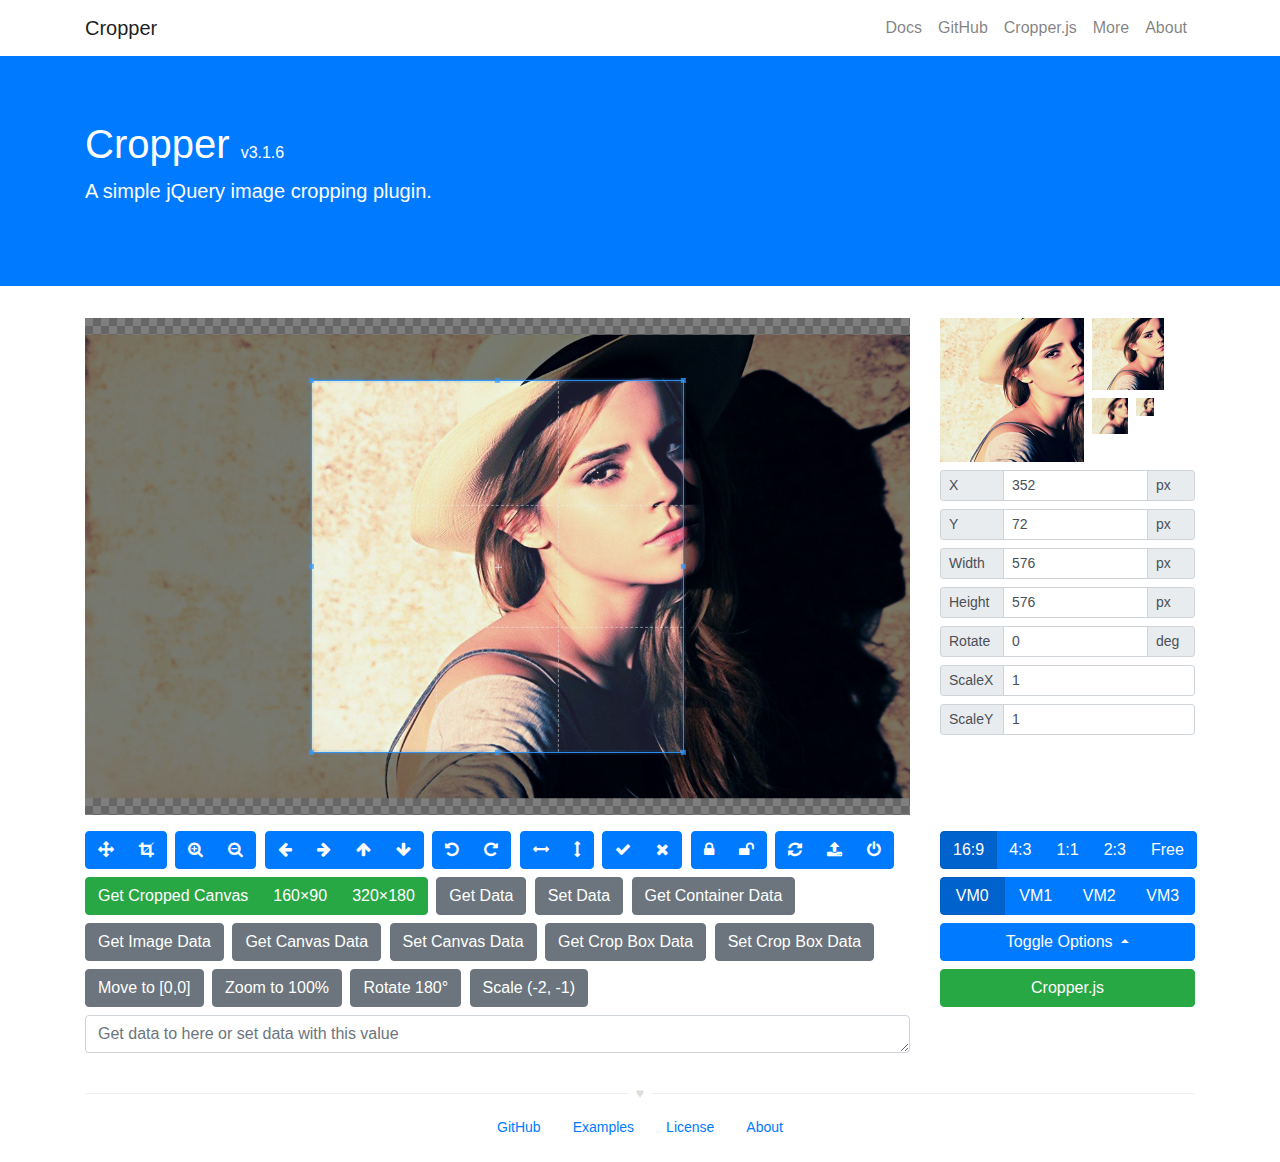
<file: plugin/cropper/index.html>
<!DOCTYPE html>
<html lang="en">
<head>
  <meta charset="utf-8">
  <meta http-equiv="x-ua-compatible" content="ie=edge">
  <meta name="viewport" content="width=device-width, initial-scale=1, shrink-to-fit=no">
  <meta name="description" content="A simple jQuery image cropping plugin.">
  <meta name="author" content="Chen Fengyuan">
  <title>Cropper</title>
  <link rel="stylesheet" href="https://maxcdn.bootstrapcdn.com/font-awesome/4.7.0/css/font-awesome.min.css">
  <link rel="stylesheet" href="https://maxcdn.bootstrapcdn.com/bootstrap/4.0.0/css/bootstrap.min.css">
  <link rel="stylesheet" href="css/cropper.css">
  <link rel="stylesheet" href="css/main.css">
</head>
<body>
  <!--[if lt IE 9]>
  <div class="alert alert-warning alert-dismissible fade show m-0 rounded-0" role="alert">
    You are using an <strong>outdated</strong> browser. Please <a href="http://browsehappy.com/">upgrade your browser</a> to improve your experience.
    <button type="button" class="close" data-dismiss="alert" aria-label="Close">
      <span aria-hidden="true">&times;</span>
    </button>
  </div>
  <![endif]-->

  <!-- Header -->
  <header class="navbar navbar-light navbar-expand-md">
    <div class="container">
      <a class="navbar-brand" href="./">Cropper</a>
      <button class="navbar-toggler" type="button" data-toggle="collapse" data-target="#navbar-collapse" aria-controls="navbar-collapse" aria-expanded="false" aria-label="Toggle navigation">
        <span class="navbar-toggler-icon"></span>
      </button>
      <div class="collapse navbar-collapse justify-content-end" id="navbar-collapse" role="navigation">
        <nav class="nav navbar-nav">
          <a class="nav-link" href="https://github.com/fengyuanchen/cropper/tree/v3.1.6/README.md" data-toggle="tooltip" title="View the documentation">Docs</a>
          <a class="nav-link" href="https://github.com/fengyuanchen/cropper" data-toggle="tooltip" title="View the GitHub project">GitHub</a>
          <a class="nav-link" href="https://fengyuanchen.github.io/cropperjs" data-toggle="tooltip" title="the non-jQuery version of Cropper (recommended)">Cropper.js</a>
          <a class="nav-link" href="https://fengyuanchen.github.io" data-toggle="tooltip" title="More projects">More</a>
          <a class="nav-link" href="http://chenfengyuan.com" data-toggle="tooltip" title="About the author">About</a>
        </nav>
      </div>
    </div>
  </header>

  <!-- Jumbotron -->
  <div class="jumbotron bg-primary text-white rounded-0">
    <div class="container">
        <h1>Cropper <small class="h6">v3.1.6</small></h1>
        <p class="lead">A simple jQuery image cropping plugin.</p>
    </div>
  </div>

  <!-- Content -->
  <div class="container">
    <div class="row">
      <div class="col-md-9">
        <!-- <h3>Demo:</h3> -->
        <div class="img-container">
          <img id="image" src="images/picture.jpg" alt="Picture">
        </div>
      </div>
      <div class="col-md-3">
        <!-- <h3>Preview:</h3> -->
        <div class="docs-preview clearfix">
          <div class="img-preview preview-lg"></div>
          <div class="img-preview preview-md"></div>
          <div class="img-preview preview-sm"></div>
          <div class="img-preview preview-xs"></div>
        </div>

        <!-- <h3>Data:</h3> -->
        <div class="docs-data">
          <div class="input-group input-group-sm">
            <span class="input-group-prepend">
              <label class="input-group-text" for="dataX">X</label>
            </span>
            <input type="text" class="form-control" id="dataX" placeholder="x">
            <span class="input-group-append">
              <span class="input-group-text">px</span>
            </span>
          </div>
          <div class="input-group input-group-sm">
            <span class="input-group-prepend">
              <label class="input-group-text" for="dataY">Y</label>
            </span>
            <input type="text" class="form-control" id="dataY" placeholder="y">
            <span class="input-group-append">
              <span class="input-group-text">px</span>
            </span>
          </div>
          <div class="input-group input-group-sm">
            <span class="input-group-prepend">
              <label class="input-group-text" for="dataWidth">Width</label>
            </span>
            <input type="text" class="form-control" id="dataWidth" placeholder="width">
            <span class="input-group-append">
              <span class="input-group-text">px</span>
            </span>
          </div>
          <div class="input-group input-group-sm">
            <span class="input-group-prepend">
              <label class="input-group-text" for="dataHeight">Height</label>
            </span>
            <input type="text" class="form-control" id="dataHeight" placeholder="height">
            <span class="input-group-append">
              <span class="input-group-text">px</span>
            </span>
          </div>
          <div class="input-group input-group-sm">
            <span class="input-group-prepend">
              <label class="input-group-text" for="dataRotate">Rotate</label>
            </span>
            <input type="text" class="form-control" id="dataRotate" placeholder="rotate">
            <span class="input-group-append">
              <span class="input-group-text">deg</span>
            </span>
          </div>
          <div class="input-group input-group-sm">
            <span class="input-group-prepend">
              <label class="input-group-text" for="dataScaleX">ScaleX</label>
            </span>
            <input type="text" class="form-control" id="dataScaleX" placeholder="scaleX">
          </div>
          <div class="input-group input-group-sm">
            <span class="input-group-prepend">
              <label class="input-group-text" for="dataScaleY">ScaleY</label>
            </span>
            <input type="text" class="form-control" id="dataScaleY" placeholder="scaleY">
          </div>
        </div>
      </div>
    </div>
    <div class="row">
      <div class="col-md-9 docs-buttons">
        <!-- <h3>Toolbar:</h3> -->
        <div class="btn-group">
          <button type="button" class="btn btn-primary" data-method="setDragMode" data-option="move" title="Move">
            <span class="docs-tooltip" data-toggle="tooltip" data-animation="false" title="$().cropper(&quot;setDragMode&quot;, &quot;move&quot;)">
              <span class="fa fa-arrows"></span>
            </span>
          </button>
          <button type="button" class="btn btn-primary" data-method="setDragMode" data-option="crop" title="Crop">
            <span class="docs-tooltip" data-toggle="tooltip" data-animation="false" title="$().cropper(&quot;setDragMode&quot;, &quot;crop&quot;)">
              <span class="fa fa-crop"></span>
            </span>
          </button>
        </div>

        <div class="btn-group">
          <button type="button" class="btn btn-primary" data-method="zoom" data-option="0.1" title="Zoom In">
            <span class="docs-tooltip" data-toggle="tooltip" data-animation="false" title="$().cropper(&quot;zoom&quot;, 0.1)">
              <span class="fa fa-search-plus"></span>
            </span>
          </button>
          <button type="button" class="btn btn-primary" data-method="zoom" data-option="-0.1" title="Zoom Out">
            <span class="docs-tooltip" data-toggle="tooltip" data-animation="false" title="$().cropper(&quot;zoom&quot;, -0.1)">
              <span class="fa fa-search-minus"></span>
            </span>
          </button>
        </div>

        <div class="btn-group">
          <button type="button" class="btn btn-primary" data-method="move" data-option="-10" data-second-option="0" title="Move Left">
            <span class="docs-tooltip" data-toggle="tooltip" data-animation="false" title="$().cropper(&quot;move&quot;, -10, 0)">
              <span class="fa fa-arrow-left"></span>
            </span>
          </button>
          <button type="button" class="btn btn-primary" data-method="move" data-option="10" data-second-option="0" title="Move Right">
            <span class="docs-tooltip" data-toggle="tooltip" data-animation="false" title="$().cropper(&quot;move&quot;, 10, 0)">
              <span class="fa fa-arrow-right"></span>
            </span>
          </button>
          <button type="button" class="btn btn-primary" data-method="move" data-option="0" data-second-option="-10" title="Move Up">
            <span class="docs-tooltip" data-toggle="tooltip" data-animation="false" title="$().cropper(&quot;move&quot;, 0, -10)">
              <span class="fa fa-arrow-up"></span>
            </span>
          </button>
          <button type="button" class="btn btn-primary" data-method="move" data-option="0" data-second-option="10" title="Move Down">
            <span class="docs-tooltip" data-toggle="tooltip" data-animation="false" title="$().cropper(&quot;move&quot;, 0, 10)">
              <span class="fa fa-arrow-down"></span>
            </span>
          </button>
        </div>

        <div class="btn-group">
          <button type="button" class="btn btn-primary" data-method="rotate" data-option="-45" title="Rotate Left">
            <span class="docs-tooltip" data-toggle="tooltip" data-animation="false" title="$().cropper(&quot;rotate&quot;, -45)">
              <span class="fa fa-rotate-left"></span>
            </span>
          </button>
          <button type="button" class="btn btn-primary" data-method="rotate" data-option="45" title="Rotate Right">
            <span class="docs-tooltip" data-toggle="tooltip" data-animation="false" title="$().cropper(&quot;rotate&quot;, 45)">
              <span class="fa fa-rotate-right"></span>
            </span>
          </button>
        </div>

        <div class="btn-group">
          <button type="button" class="btn btn-primary" data-method="scaleX" data-option="-1" title="Flip Horizontal">
            <span class="docs-tooltip" data-toggle="tooltip" data-animation="false" title="$().cropper(&quot;scaleX&quot;, -1)">
              <span class="fa fa-arrows-h"></span>
            </span>
          </button>
          <button type="button" class="btn btn-primary" data-method="scaleY" data-option="-1" title="Flip Vertical">
            <span class="docs-tooltip" data-toggle="tooltip" data-animation="false" title="$().cropper(&quot;scaleY&quot;, -1)">
              <span class="fa fa-arrows-v"></span>
            </span>
          </button>
        </div>

        <div class="btn-group">
          <button type="button" class="btn btn-primary" data-method="crop" title="Crop">
            <span class="docs-tooltip" data-toggle="tooltip" data-animation="false" title="$().cropper(&quot;crop&quot;)">
              <span class="fa fa-check"></span>
            </span>
          </button>
          <button type="button" class="btn btn-primary" data-method="clear" title="Clear">
            <span class="docs-tooltip" data-toggle="tooltip" data-animation="false" title="$().cropper(&quot;clear&quot;)">
              <span class="fa fa-remove"></span>
            </span>
          </button>
        </div>

        <div class="btn-group">
          <button type="button" class="btn btn-primary" data-method="disable" title="Disable">
            <span class="docs-tooltip" data-toggle="tooltip" data-animation="false" title="$().cropper(&quot;disable&quot;)">
              <span class="fa fa-lock"></span>
            </span>
          </button>
          <button type="button" class="btn btn-primary" data-method="enable" title="Enable">
            <span class="docs-tooltip" data-toggle="tooltip" data-animation="false" title="$().cropper(&quot;enable&quot;)">
              <span class="fa fa-unlock"></span>
            </span>
          </button>
        </div>

        <div class="btn-group">
          <button type="button" class="btn btn-primary" data-method="reset" title="Reset">
            <span class="docs-tooltip" data-toggle="tooltip" data-animation="false" title="$().cropper(&quot;reset&quot;)">
              <span class="fa fa-refresh"></span>
            </span>
          </button>
          <label class="btn btn-primary btn-upload" for="inputImage" title="Upload image file">
            <input type="file" class="sr-only" id="inputImage" name="file" accept=".jpg,.jpeg,.png,.gif,.bmp,.tiff">
            <span class="docs-tooltip" data-toggle="tooltip" data-animation="false" title="Import image with Blob URLs">
              <span class="fa fa-upload"></span>
            </span>
          </label>
          <button type="button" class="btn btn-primary" data-method="destroy" title="Destroy">
            <span class="docs-tooltip" data-toggle="tooltip" data-animation="false" title="$().cropper(&quot;destroy&quot;)">
              <span class="fa fa-power-off"></span>
            </span>
          </button>
        </div>

        <div class="btn-group btn-group-crop">
          <button type="button" class="btn btn-success" data-method="getCroppedCanvas" data-option="{ &quot;maxWidth&quot;: 4096, &quot;maxHeight&quot;: 4096 }">
            <span class="docs-tooltip" data-toggle="tooltip" data-animation="false" title="$().cropper(&quot;getCroppedCanvas&quot;, { maxWidth: 4096, maxHeight: 4096 })">
              Get Cropped Canvas
            </span>
          </button>
          <button type="button" class="btn btn-success" data-method="getCroppedCanvas" data-option="{ &quot;width&quot;: 160, &quot;height&quot;: 90 }">
            <span class="docs-tooltip" data-toggle="tooltip" data-animation="false" title="$().cropper(&quot;getCroppedCanvas&quot;, { width: 160, height: 90 })">
              160&times;90
            </span>
          </button>
          <button type="button" class="btn btn-success" data-method="getCroppedCanvas" data-option="{ &quot;width&quot;: 320, &quot;height&quot;: 180 }">
            <span class="docs-tooltip" data-toggle="tooltip" data-animation="false" title="$().cropper(&quot;getCroppedCanvas&quot;, { width: 320, height: 180 })">
              320&times;180
            </span>
          </button>
        </div>

        <!-- Show the cropped image in modal -->
        <div class="modal fade docs-cropped" id="getCroppedCanvasModal" aria-hidden="true" aria-labelledby="getCroppedCanvasTitle" role="dialog" tabindex="-1">
          <div class="modal-dialog">
            <div class="modal-content">
              <div class="modal-header">
                <h5 class="modal-title" id="getCroppedCanvasTitle">Cropped</h5>
                <button type="button" class="close" data-dismiss="modal" aria-label="Close">
                  <span aria-hidden="true">&times;</span>
                </button>
              </div>
              <div class="modal-body"></div>
              <div class="modal-footer">
                <button type="button" class="btn btn-secondary" data-dismiss="modal">Close</button>
                <a class="btn btn-primary" id="download" href="javascript:void(0);" download="cropped.jpg">Download</a>
              </div>
            </div>
          </div>
        </div><!-- /.modal -->

        <button type="button" class="btn btn-secondary" data-method="getData" data-option data-target="#putData">
          <span class="docs-tooltip" data-toggle="tooltip" data-animation="false" title="$().cropper(&quot;getData&quot;)">
            Get Data
          </span>
        </button>
        <button type="button" class="btn btn-secondary" data-method="setData" data-target="#putData">
          <span class="docs-tooltip" data-toggle="tooltip" data-animation="false" title="$().cropper(&quot;setData&quot;, data)">
            Set Data
          </span>
        </button>
        <button type="button" class="btn btn-secondary" data-method="getContainerData" data-option data-target="#putData">
          <span class="docs-tooltip" data-toggle="tooltip" data-animation="false" title="$().cropper(&quot;getContainerData&quot;)">
            Get Container Data
          </span>
        </button>
        <button type="button" class="btn btn-secondary" data-method="getImageData" data-option data-target="#putData">
          <span class="docs-tooltip" data-toggle="tooltip" data-animation="false" title="$().cropper(&quot;getImageData&quot;)">
            Get Image Data
          </span>
        </button>
        <button type="button" class="btn btn-secondary" data-method="getCanvasData" data-option data-target="#putData">
          <span class="docs-tooltip" data-toggle="tooltip" data-animation="false" title="$().cropper(&quot;getCanvasData&quot;)">
            Get Canvas Data
          </span>
        </button>
        <button type="button" class="btn btn-secondary" data-method="setCanvasData" data-target="#putData">
          <span class="docs-tooltip" data-toggle="tooltip" data-animation="false" title="$().cropper(&quot;setCanvasData&quot;, data)">
            Set Canvas Data
          </span>
        </button>
        <button type="button" class="btn btn-secondary" data-method="getCropBoxData" data-option data-target="#putData">
          <span class="docs-tooltip" data-toggle="tooltip" data-animation="false" title="$().cropper(&quot;getCropBoxData&quot;)">
            Get Crop Box Data
          </span>
        </button>
        <button type="button" class="btn btn-secondary" data-method="setCropBoxData" data-target="#putData">
          <span class="docs-tooltip" data-toggle="tooltip" data-animation="false" title="$().cropper(&quot;setCropBoxData&quot;, data)">
            Set Crop Box Data
          </span>
        </button>
        <button type="button" class="btn btn-secondary" data-method="moveTo" data-option="0">
          <span class="docs-tooltip" data-toggle="tooltip" data-animation="false" title="cropper.moveTo(0)">
            Move to [0,0]
          </span>
        </button>
        <button type="button" class="btn btn-secondary" data-method="zoomTo" data-option="1">
          <span class="docs-tooltip" data-toggle="tooltip" data-animation="false" title="cropper.zoomTo(1)">
            Zoom to 100%
          </span>
        </button>
        <button type="button" class="btn btn-secondary" data-method="rotateTo" data-option="180">
          <span class="docs-tooltip" data-toggle="tooltip" data-animation="false" title="cropper.rotateTo(180)">
            Rotate 180°
          </span>
        </button>
        <button type="button" class="btn btn-secondary" data-method="scale" data-option="-2" data-second-option="-1">
          <span class="docs-tooltip" data-toggle="tooltip" title="cropper.scale(-2, -1)">
            Scale (-2, -1)
          </span>
        </button>
        <textarea type="text" class="form-control" id="putData" rows="1" placeholder="Get data to here or set data with this value"></textarea>
      </div><!-- /.docs-buttons -->

      <div class="col-md-3 docs-toggles">
        <!-- <h3>Toggles:</h3> -->
        <div class="btn-group d-flex flex-nowrap" data-toggle="buttons">
          <label class="btn btn-primary active">
            <input type="radio" class="sr-only" id="aspectRatio0" name="aspectRatio" value="1.7777777777777777">
            <span class="docs-tooltip" data-toggle="tooltip" data-animation="false" title="aspectRatio: 16 / 9">
              16:9
            </span>
          </label>
          <label class="btn btn-primary">
            <input type="radio" class="sr-only" id="aspectRatio1" name="aspectRatio" value="1.3333333333333333">
            <span class="docs-tooltip" data-toggle="tooltip" data-animation="false" title="aspectRatio: 4 / 3">
              4:3
            </span>
          </label>
          <label class="btn btn-primary">
            <input type="radio" class="sr-only" id="aspectRatio2" name="aspectRatio" value="1">
            <span class="docs-tooltip" data-toggle="tooltip" data-animation="false" title="aspectRatio: 1 / 1">
              1:1
            </span>
          </label>
          <label class="btn btn-primary">
            <input type="radio" class="sr-only" id="aspectRatio3" name="aspectRatio" value="0.6666666666666666">
            <span class="docs-tooltip" data-toggle="tooltip" data-animation="false" title="aspectRatio: 2 / 3">
              2:3
            </span>
          </label>
          <label class="btn btn-primary">
            <input type="radio" class="sr-only" id="aspectRatio4" name="aspectRatio" value="NaN">
            <span class="docs-tooltip" data-toggle="tooltip" data-animation="false" title="aspectRatio: NaN">
              Free
            </span>
          </label>
        </div>

        <div class="btn-group d-flex flex-nowrap" data-toggle="buttons">
          <label class="btn btn-primary active">
            <input type="radio" class="sr-only" id="viewMode0" name="viewMode" value="0" checked>
            <span class="docs-tooltip" data-toggle="tooltip" data-animation="false" title="View Mode 0">
              VM0
            </span>
          </label>
          <label class="btn btn-primary">
            <input type="radio" class="sr-only" id="viewMode1" name="viewMode" value="1">
            <span class="docs-tooltip" data-toggle="tooltip" data-animation="false" title="View Mode 1">
              VM1
            </span>
          </label>
          <label class="btn btn-primary">
            <input type="radio" class="sr-only" id="viewMode2" name="viewMode" value="2">
            <span class="docs-tooltip" data-toggle="tooltip" data-animation="false" title="View Mode 2">
              VM2
            </span>
          </label>
          <label class="btn btn-primary">
            <input type="radio" class="sr-only" id="viewMode3" name="viewMode" value="3">
            <span class="docs-tooltip" data-toggle="tooltip" data-animation="false" title="View Mode 3">
              VM3
            </span>
          </label>
        </div>

        <div class="dropdown dropup docs-options">
          <button type="button" class="btn btn-primary btn-block dropdown-toggle" id="toggleOptions" data-toggle="dropdown" aria-expanded="true">
            Toggle Options
            <span class="caret"></span>
          </button>
          <ul class="dropdown-menu" aria-labelledby="toggleOptions" role="menu">
            <li class="dropdown-item">
              <div class="form-check">
                <input class="form-check-input" id="responsive" type="checkbox" name="responsive" checked>
                <label class="form-check-label" for="responsive">responsive</label>
              </div>
            </li>
            <li class="dropdown-item">
              <div class="form-check">
                <input class="form-check-input" id="restore" type="checkbox" name="restore" checked>
                <label class="form-check-label" for="restore">restore</label>
              </div>
            </li>
            <li class="dropdown-item">
              <div class="form-check">
                <input class="form-check-input" id="checkCrossOrigin" type="checkbox" name="checkCrossOrigin" checked>
                <label class="form-check-label" for="checkCrossOrigin">checkCrossOrigin</label>
              </div>
            </li>
            <li class="dropdown-item">
              <div class="form-check">
                <input class="form-check-input" id="checkOrientation" type="checkbox" name="checkOrientation" checked>
                <label class="form-check-label" for="checkOrientation">checkOrientation</label>
              </div>
            </li>
            <li class="dropdown-item">
              <div class="form-check">
                <input class="form-check-input" id="modal" type="checkbox" name="modal" checked>
                <label class="form-check-label" for="modal">modal</label>
              </div>
            </li>
            <li class="dropdown-item">
              <div class="form-check">
                <input class="form-check-input" id="guides" type="checkbox" name="guides" checked>
                <label class="form-check-label" for="guides">guides</label>
              </div>
            </li>
            <li class="dropdown-item">
              <div class="form-check">
                <input class="form-check-input" id="center" type="checkbox" name="center" checked>
                <label class="form-check-label" for="center">center</label>
              </div>
            </li>
            <li class="dropdown-item">
              <div class="form-check">
                <input class="form-check-input" id="highlight" type="checkbox" name="highlight" checked>
                <label class="form-check-label" for="highlight">highlight</label>
              </div>
            </li>
            <li class="dropdown-item">
              <div class="form-check">
                <input class="form-check-input" id="background" type="checkbox" name="background" checked>
                <label class="form-check-label" for="background">background</label>
              </div>
            </li>
            <li class="dropdown-item">
              <div class="form-check">
                <input class="form-check-input" id="autoCrop" type="checkbox" name="autoCrop" checked>
                <label class="form-check-label" for="autoCrop">autoCrop</label>
              </div>
            </li>
            <li class="dropdown-item">
              <div class="form-check">
                <input class="form-check-input" id="movable" type="checkbox" name="movable" checked>
                <label class="form-check-label" for="movable">movable</label>
              </div>
            </li>
            <li class="dropdown-item">
              <div class="form-check">
                <input class="form-check-input" id="rotatable" type="checkbox" name="rotatable" checked>
                <label class="form-check-label" for="rotatable">rotatable</label>
              </div>
            </li>
            <li class="dropdown-item">
              <div class="form-check">
                <input class="form-check-input" id="scalable" type="checkbox" name="scalable" checked>
                <label class="form-check-label" for="scalable">scalable</label>
              </div>
            </li>
            <li class="dropdown-item">
              <div class="form-check">
                <input class="form-check-input" id="zoomable" type="checkbox" name="zoomable" checked>
                <label class="form-check-label" for="zoomable">zoomable</label>
              </div>
            </li>
            <li class="dropdown-item">
              <div class="form-check">
                <input class="form-check-input" id="zoomOnTouch" type="checkbox" name="zoomOnTouch" checked>
                <label class="form-check-label" for="zoomOnTouch">zoomOnTouch</label>
              </div>
            </li>
            <li class="dropdown-item">
              <div class="form-check">
                <input class="form-check-input" id="zoomOnWheel" type="checkbox" name="zoomOnWheel" checked>
                <label class="form-check-label" for="zoomOnWheel">zoomOnWheel</label>
              </div>
            </li>
            <li class="dropdown-item">
              <div class="form-check">
                <input class="form-check-input" id="cropBoxMovable" type="checkbox" name="cropBoxMovable" checked>
                <label class="form-check-label" for="cropBoxMovable">cropBoxMovable</label>
              </div>
            </li>
            <li class="dropdown-item">
              <div class="form-check">
                <input class="form-check-input" id="cropBoxResizable" type="checkbox" name="cropBoxResizable" checked>
                <label class="form-check-label" for="cropBoxResizable">cropBoxResizable</label>
              </div>
            </li>
            <li class="dropdown-item">
              <div class="form-check">
                <input class="form-check-input" id="toggleDragModeOnDblclick" type="checkbox" name="toggleDragModeOnDblclick" checked>
                <label class="form-check-label" for="toggleDragModeOnDblclick">toggleDragModeOnDblclick</label>
              </div>
            </li>
          </ul>
        </div><!-- /.dropdown -->

        <a class="btn btn-success btn-block" data-toggle="tooltip" data-animation="false" href="https://fengyuanchen.github.io/cropperjs" title="The non-jQuery version of Cropper (recommended)">Cropper.js</a>

      </div><!-- /.docs-toggles -->
    </div>
  </div>

  <!-- Footer -->
  <footer class="footer">
    <div class="container">
      <p class="heart"></p>
      <nav class="nav flex-wrap justify-content-center mb-3">
        <a class="nav-link" href="https://github.com/fengyuanchen/cropper">GitHub</a>
        <a class="nav-link" href="https://github.com/fengyuanchen/cropper/tree/v3.1.6/examples">Examples</a>
        <a class="nav-link" href="https://github.com/fengyuanchen/cropper/tree/v3.1.6/LICENSE">License</a>
        <a class="nav-link" href="http://chenfengyuan.com">About</a>
      </nav>
    </div>
  </footer>

  <!-- Scripts -->
  <script src="https://code.jquery.com/jquery-3.3.1.slim.min.js"></script>
  <script src="https://maxcdn.bootstrapcdn.com/bootstrap/4.0.0/js/bootstrap.bundle.min.js"></script>
  <script src="https://fengyuanchen.github.io/js/common.js"></script>
  <script src="js/cropper.js"></script>
  <script src="js/main.js"></script>
</body>
</html>
</file>
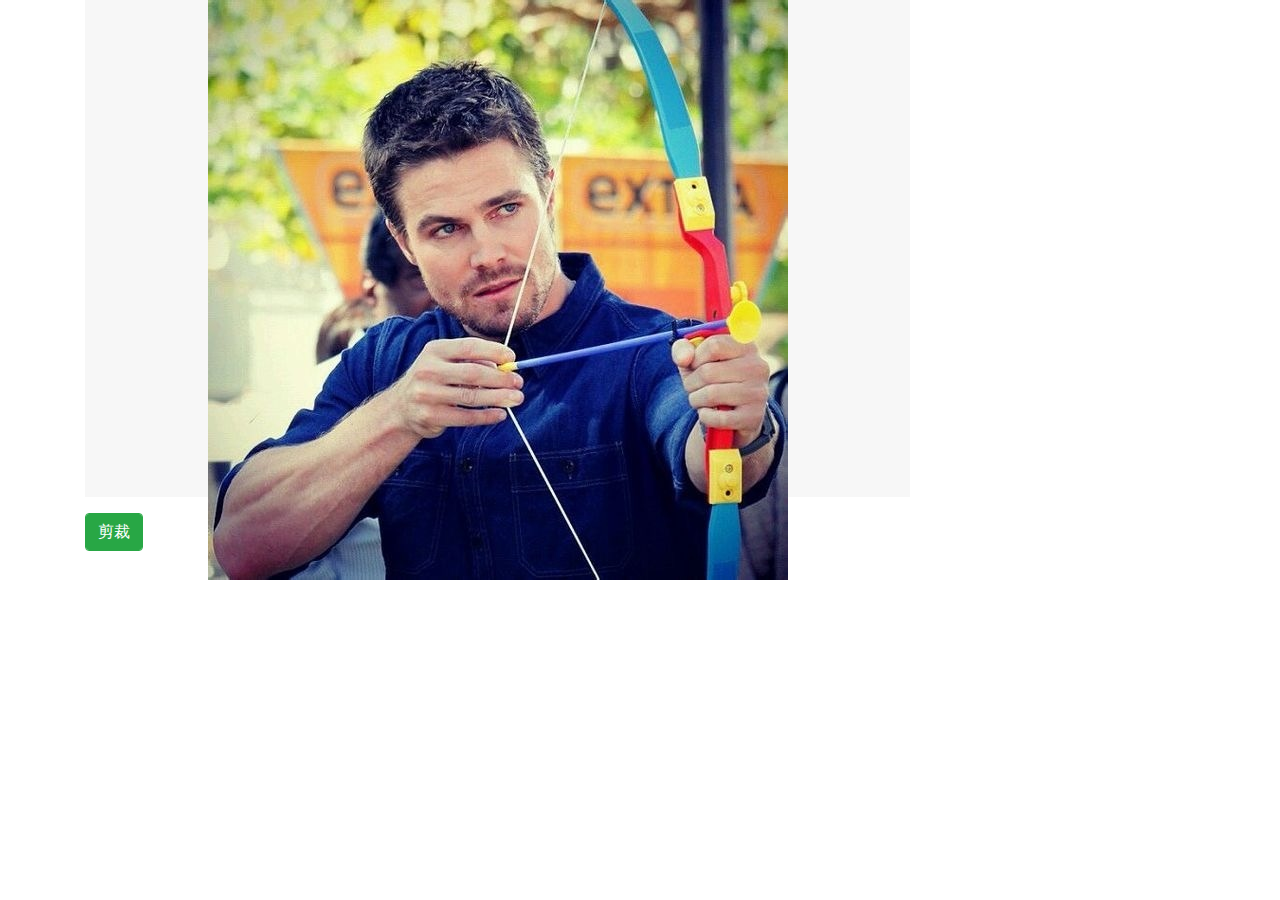
<file: plugin/v3.1.6/index.html>
<!DOCTYPE html>
<html lang="en">

	<head>
		<meta charset="utf-8">
		<meta http-equiv="x-ua-compatible" content="ie=edge">
		<meta name="viewport" content="width=device-width, initial-scale=1, shrink-to-fit=no">
		<meta name="description" content="A simple jQuery image cropping plugin.">
		<meta name="author" content="Chen Fengyuan">
		<title>Cropper</title>
		<script src="../../js/mui.min.js"></script>
		<link href="../../css/mui.min.css" rel="stylesheet" />
		<link rel="stylesheet" href="https://maxcdn.bootstrapcdn.com/font-awesome/4.7.0/css/font-awesome.min.css">
		<link rel="stylesheet" href="https://maxcdn.bootstrapcdn.com/bootstrap/4.0.0/css/bootstrap.min.css">
		<link rel="stylesheet" href="css/cropper.css">
		<link rel="stylesheet" href="css/main.css">
	</head>

	<body>

		<!-- Content -->
		<div class="container">
			<div class="row">
				<div class="col-md-9">
					<!-- <h3>Demo:</h3> -->
					<div class="img-container">
						<img id="image" src="../../css/registLogin/arrow.jpg" alt="Picture">
					</div>
				</div>
			</div>
			<div class="row">
				<div class="col-md-9 docs-buttons">
					<button id="cutter" type="button" class="btn btn-success">剪裁</button>
				</div>
			</div>
		</div>

		<!-- Scripts -->
		<script src="https://code.jquery.com/jquery-3.3.1.slim.min.js"></script>
		<script src="https://maxcdn.bootstrapcdn.com/bootstrap/4.0.0/js/bootstrap.bundle.min.js"></script>
		<script src="https://fengyuanchen.github.io/js/common.js"></script>
		<script src="js/cropper.js"></script>
		<!--<script src="js/main.js"></script>-->

		<script type="text/javascript">
			mui.plusReady(function() {
				
				var $image = $('#image');
				var options = {
					aspectRatio: 1 / 1,
					crop: function(e) {}
				};
			
				// Cropper
				$image.cropper(options);

				$("#cutter").on('click', function() {
					var cropper = $image.data('cropper');
					var result;

					result = $image.cropper("getCroppedCanvas");

					if(result) {
						var base64Url = result.toDataURL();
						console.log(base64Url);
					}
				})

			});
		</script>

	</body>

</html>
</file>
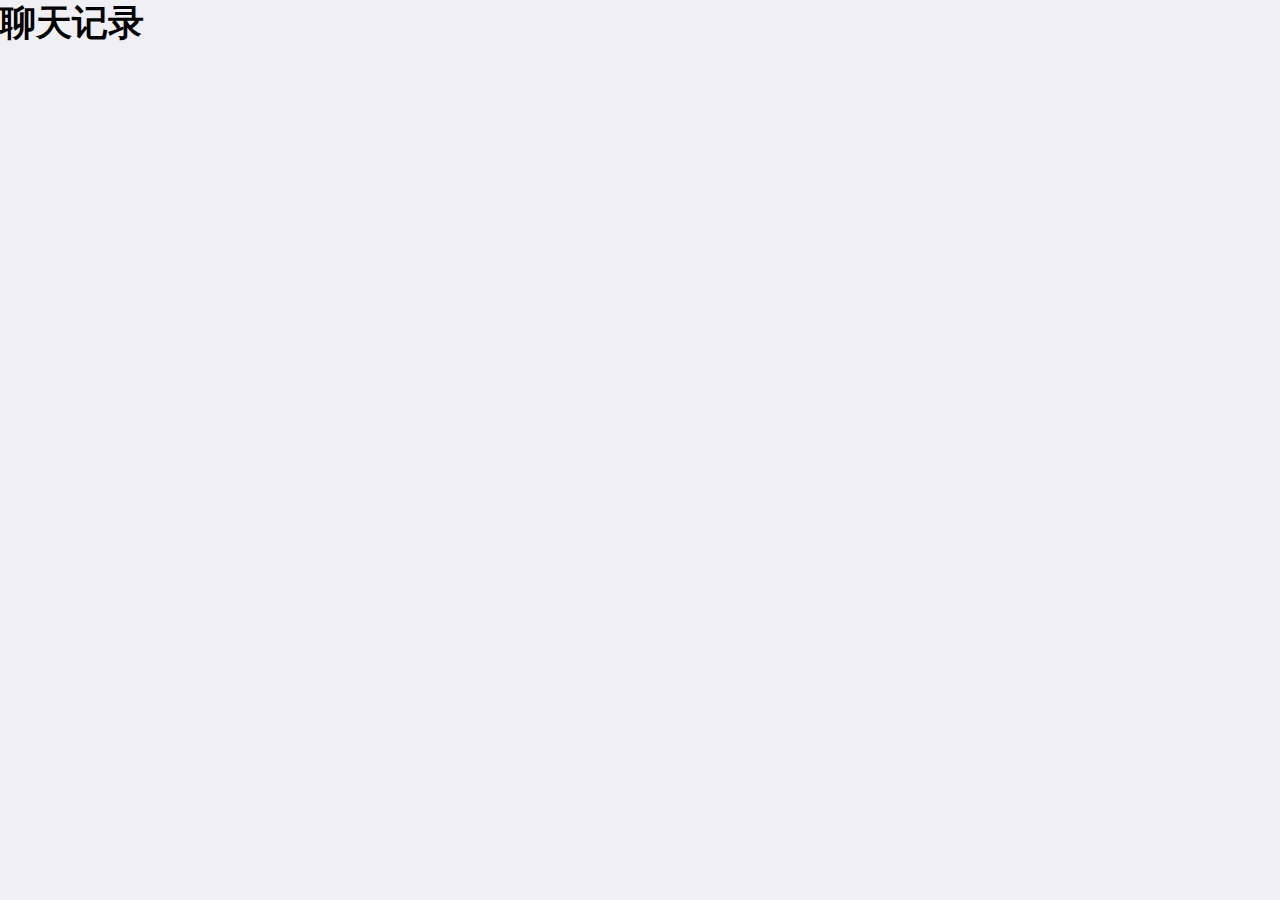
<file: hcf-chat.html>
<!doctype html>
<html>

	<head>
		<meta charset="utf-8">
		<title></title>
		<meta name="viewport" content="width=device-width,initial-scale=1,minimum-scale=1,maximum-scale=1,user-scalable=no" />
		<link href="css/mui.css" rel="stylesheet" />
	</head>

	<body>
		<h1>聊天记录</h1>
		<script src="js/mui.js"></script>
		<script type="text/javascript">
			mui.init()
		</script>
	</body>

</html>
</file>
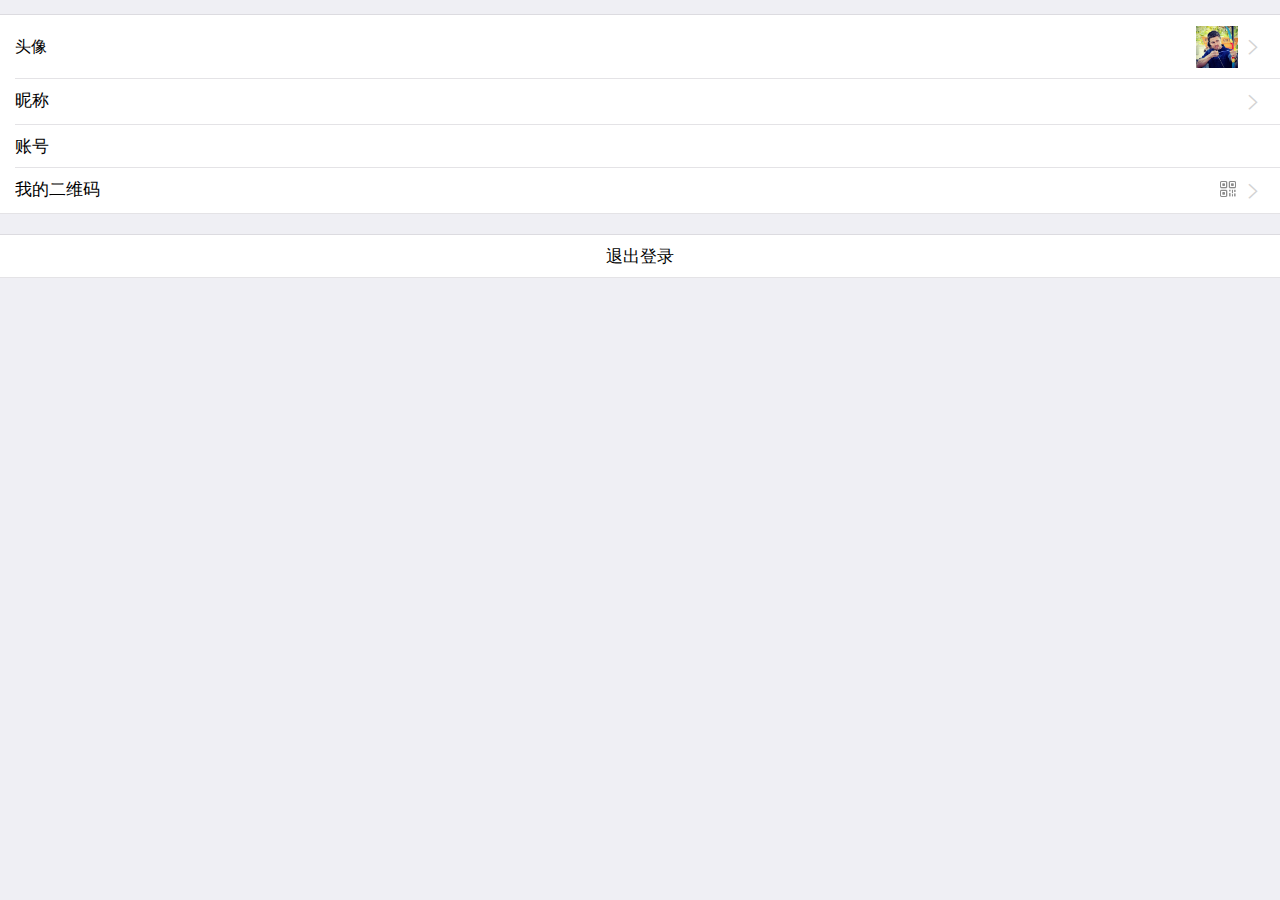
<file: hcf-my.html>
<!doctype html>
<html>

	<head>
		<meta charset="UTF-8">
		<title></title>
		<meta name="viewport" content="width=device-width,initial-scale=1,minimum-scale=1,maximum-scale=1,user-scalable=no" />
		<link href="css/mui.min.css" rel="stylesheet" />
	</head>

	<body>
		
		<div class="mui-content">
		    
		    <ul class="mui-table-view">
		        <li class="mui-table-view-cell mui-media">
		            <a id="link_myface" href="javascript:;">
		            	<span class="mui-pull-right mui-icon mui-icon-arrowright" 
		            			style="line-height: 42px;color: lightgray;margin-left: 3px;"></span>
		                <img id="img_my_face" class="mui-media-object mui-pull-right" src="css/registLogin/arrow.jpg">
		                <div  class="mui-media-body" style="line-height: 42px;font-size: 16px;">
		                    	头像
		                </div>
		            </a>
		        </li>
		        <li class="mui-table-view-cell mui-media">
		            <a id="link_nickname" href="javascript:;">
		            	<span class="mui-pull-right mui-icon mui-icon-arrowright" 
		            			style="color: lightgray;margin-left: 3px;"></span>
		            	<span id="span_nickname" class="mui-pull-right" 
		            			style="color: gray;font-size: 14px;"></span>
		                <div class="mui-media-body">
		                    昵称
		                </div>
		            </a>
		        </li>
		        <li class="mui-table-view-cell mui-media">
		            <a href="javascript:;">
		            	<span id="span_username" class="mui-pull-right" 
		            			style="color: gray;font-size: 14px;"></span>
		                <div class="mui-media-body">
		                    账号
		                </div>
		            </a>
		        </li>
		        <li class="mui-table-view-cell mui-media">
		            <a id="link_my_qrcode" href="javascript:;">
		            	<span class="mui-pull-right mui-icon mui-icon-arrowright" 
		            			style="color: lightgray;margin-left: 3px;"></span>
		                <img class="mui-media-object mui-pull-right" 
		                	src="image/qrcode.png" style="max-width: 20px;height: 20px;">
		                <div class="mui-media-body">
		                    我的二维码
		                </div>
		            </a>
		        </li>
		    </ul>
		    
		    <br />
		    
		    <ul class="mui-table-view">
		    	<li class="mui-table-view-cell mui-media" 
		    		style="text-align: center;">
		            <a id="link_logout" href="javascript:;">
		                <div class="mui-media-body">
		                    退出登录
		                </div>
		            </a>
		        </li>
		    </ul>
		    
		</div>
		
		<script src="js/mui.min.js"></script>
		<script src="js/app.js"></script>
		<script type="text/javascript">
			mui.init()
			
			mui.plusReady(function(){
				
				
				// 获得当前的webview，刷新当前用户信息
				var meWebview = plus.webview.currentWebview();
				meWebview.addEventListener("show", function() {
					refreshUserInfo();
				});
				refreshUserInfo();
				
				// 页面跳转，我的头像
				var link_myface = document.getElementById("link_myface");
				link_myface.addEventListener("tap", function() {
					mui.openWindow("myface.html", "myface.html");
				});
				
				// 页面跳转，修改昵称
				var link_nickname = document.getElementById("link_nickname");
				link_nickname.addEventListener("tap", function() {
					mui.openWindow("mynickname.html", "mynickname.html");
				});
				
				// 添加自定义事件，刷新头像
				window.addEventListener("refresh", function(){
					refreshUserInfo();
				});
				
				// 查看我的二维码
				var link_my_qrcode = document.getElementById("link_my_qrcode");
				link_my_qrcode.addEventListener("tap", function(){
					mui.openWindow({
						url: "myQRCode.html", 
						id: "myQRCode.html", 
						styles: {}
					})
				});
				
				// 用户退出
				var link_logout = document.getElementById("link_logout");
				link_logout.addEventListener("tap", function(){
					app.userLogout();
					mui.openWindow("login.html", "login.html");
				});
			});
			
			function refreshUserInfo() {
				var user = app.getUserGlobalInfo();
				console.log(JSON.stringify(user))
				
				if (user != null) {
					var faceImage = user.faceImage;
					var nickname = user.nickname;
					var username = user.username;
					
					var span_nickname = document.getElementById("span_nickname");
					var span_username = document.getElementById("span_username");
					
					span_nickname.innerHTML = nickname;
					span_username.innerHTML = username;
					
					if (app.isNotNull(faceImage)) {
						var img_my_face = document.getElementById("img_my_face");
						img_my_face.src = faceImage;
					}
				}
				
			}
			
		</script>
	</body>

</html>
</file>
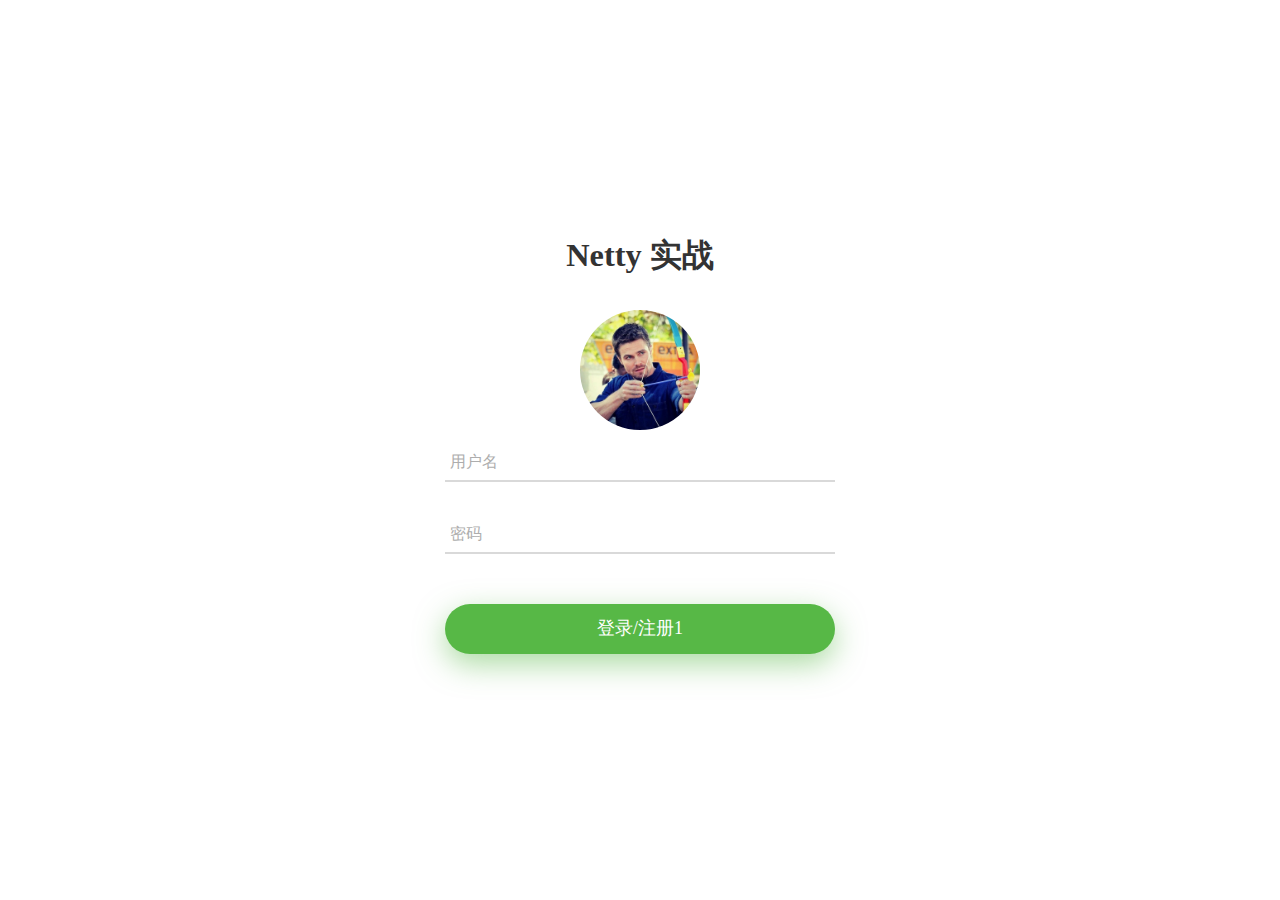
<file: login.html>
<!DOCTYPE html>
<html>

	<head>
		<meta charset="utf-8">
		<meta name="viewport" content="width=device-width,initial-scale=1,minimum-scale=1,maximum-scale=1,user-scalable=no" />
		<title></title>
		<script src="js/mui.min.js"></script>

		<link rel="stylesheet" type="text/css" href="css/registLogin/util.css">
		<link rel="stylesheet" type="text/css" href="css/registLogin/main.css">

		<script type="text/javascript" charset="utf-8">
			mui.init();
		</script>

		<style>
			.p-t-85 {
				padding-top: 10px;
			}
			
			.p-b-70 {
				padding-bottom: 35px;
			}
			
			.m-t-85 {
				margin-top: 15px;
			}
			
			.container-login100 {
				padding: 25px;
			}
			/*toast信息提示*/
			
			.mui-toast-container {
				bottom: 50% !important;
			}
			.mui-toast-message {
				opacity: 0.6;
				color: #fff;
				width: 180px;
				padding: 70px 5px 10px 5px;
			}
		</style>
	</head>

	<body>

		<div class="mui-content">
			<div class="container-login100">
				<div class="wrap-login100 p-t-85 p-b-20">
					<form id="userform">
						<span class="login100-form-title p-b-70">
							<h5>Netty 实战</h5>
						</span>
						<span class="login100-form-avatar">
							<img id="img_login_face" src="css/registLogin/arrow.jpg" alt="风间影月">
						</span>

						<div class="wrap-input100 validate-input m-t-85 m-b-35">
							<input class="input100" type="text" id="username" name="username" placeholder="用户名">
							<span class="focus-input100"></span>
						</div>

						<div class="wrap-input100 validate-input m-b-50">
							<input class="input100" type="password" id="txt_password" name="password" placeholder="密码">
							<span class="focus-input100"></span>
						</div>
						<div class="container-login100-form-btn">
							<button type="submit" id="registOrLogin" class="login100-form-btn">
								登录/注册1
							</button>
						</div>
					</form>
					
				</div>
			</div>
		</div>
		<script type="text/javascript" src="js/app.js" ></script>
		<script type="text/javascript">
			mui.init()
			mui.plusReady(function() {
				
				// 判断用户是否注册登录过，如果本地内存有全局的用户对象，此时直接跳转到首页
				var userInfo = app.getUserGlobalInfo();
				if (userInfo != null) {
					// 页面跳转
					mui.openWindow("index.html", "index.html");
				}
				
				var userform = document.getElementById("userform");
				var username = document.getElementById("username");
				var txt_password = document.getElementById("txt_password");
				
				userform.addEventListener("submit", function(e){
					// 判断用户名是否为空，如果为空则让其获得焦点
					if (!app.isNotNull(username.value)) {
						// 获取焦点
						username.focus();
					} else if (!app.isNotNull(txt_password.value)) {
						// 获取焦点
						txt_password.focus();
					} else {
						// 判断用户名和密码的长度，进行限制
						if (username.value.length > 12) {
							app.showToast("用户名不能超过12", "error");
							return false;
						} else if (txt_password.value.length > 12) {
							app.showToast("密码不能超过12", "error");
							return false;
						}
						
						// 获取每台手机的唯一cid
						//http://www.changfeng.online:3389/u/registOrLogin?username=%22123%22&password=%22abc%22
						var cid = plus.push.getClientInfo().clientid;
						// 与后端联调app.serverUrl +
						// mui.ajax("http://www.changfeng.online:3389/u/registOrLogin?username=+"+username.value+"&password="+txt_password.value,{
						mui.ajax(app.serverUrl+"/u/registOrLogin?username=+"+username.value+"&password="+txt_password.value,{

							dataType:'json',//服务器返回json格式数据
							type:'get',//HTTP请求类型
							timeout:10000,//超时时间设置为10秒；
							headers:{'Content-Type':'application/json'},	              
							success:function(data){
								//服务器返回响应，根据响应结果，分析是否登录成功；
								console.log(JSON.stringify(data));
								
								username.blur();
								txt_password.blur();
								
								if (data.status == 200) {
									// 登录或者注册成功之后，保存全局用户对象到本地缓存
									var userInfoJson = data.data;
									console.log(userInfoJson)
									app.setUserGlobalInfo(userInfoJson);
									
									// 页面跳转
									mui.openWindow("index.html", "index.html");
								} else {
									app.showToast(data.msg, "error");
								}
							}
						});
						
						
						// 				// 与后端联调
						// mui.ajax(app.serverUrl + "/u/registOrLogin",{
						// 	data:{
						// 		username:username.value,
						// 		password:txt_password.value,
						// 		cid: cid
						// 	},
						// 	dataType:'json',//服务器返回json格式数据
						// 	type:'post',//HTTP请求类型
						// 	timeout:10000,//超时时间设置为10秒；
						// 	headers:{'Content-Type':'application/json'},	              
						// 	success:function(data){
						// 		
						// 		// 关闭等待框
						// 		plus.nativeUI.closeWaiting();
						// 		
						// 		if (data.status == 200) {
						// 			// 登录或者注册成功之后，保存全局用户对象到本地缓存
						// 			var userInfoJson = data.data;
						// 			console.log(userInfoJson)
						// 			app.setUserGlobalInfo(userInfoJson);
						// 			
						// 			// 页面跳转2
						// 			mui.openWindow("index.html", "index.html");
						// 		} else {
						// 			app.showToast(data.msg, "error");
						// 		}
						// 	}
						// });
						// 
						
					}
					
					
					// 阻止默认时间，阻止默认表单提交
					e.preventDefault();
				});
			})
			
		</script>

	</body>

</html>
</file>
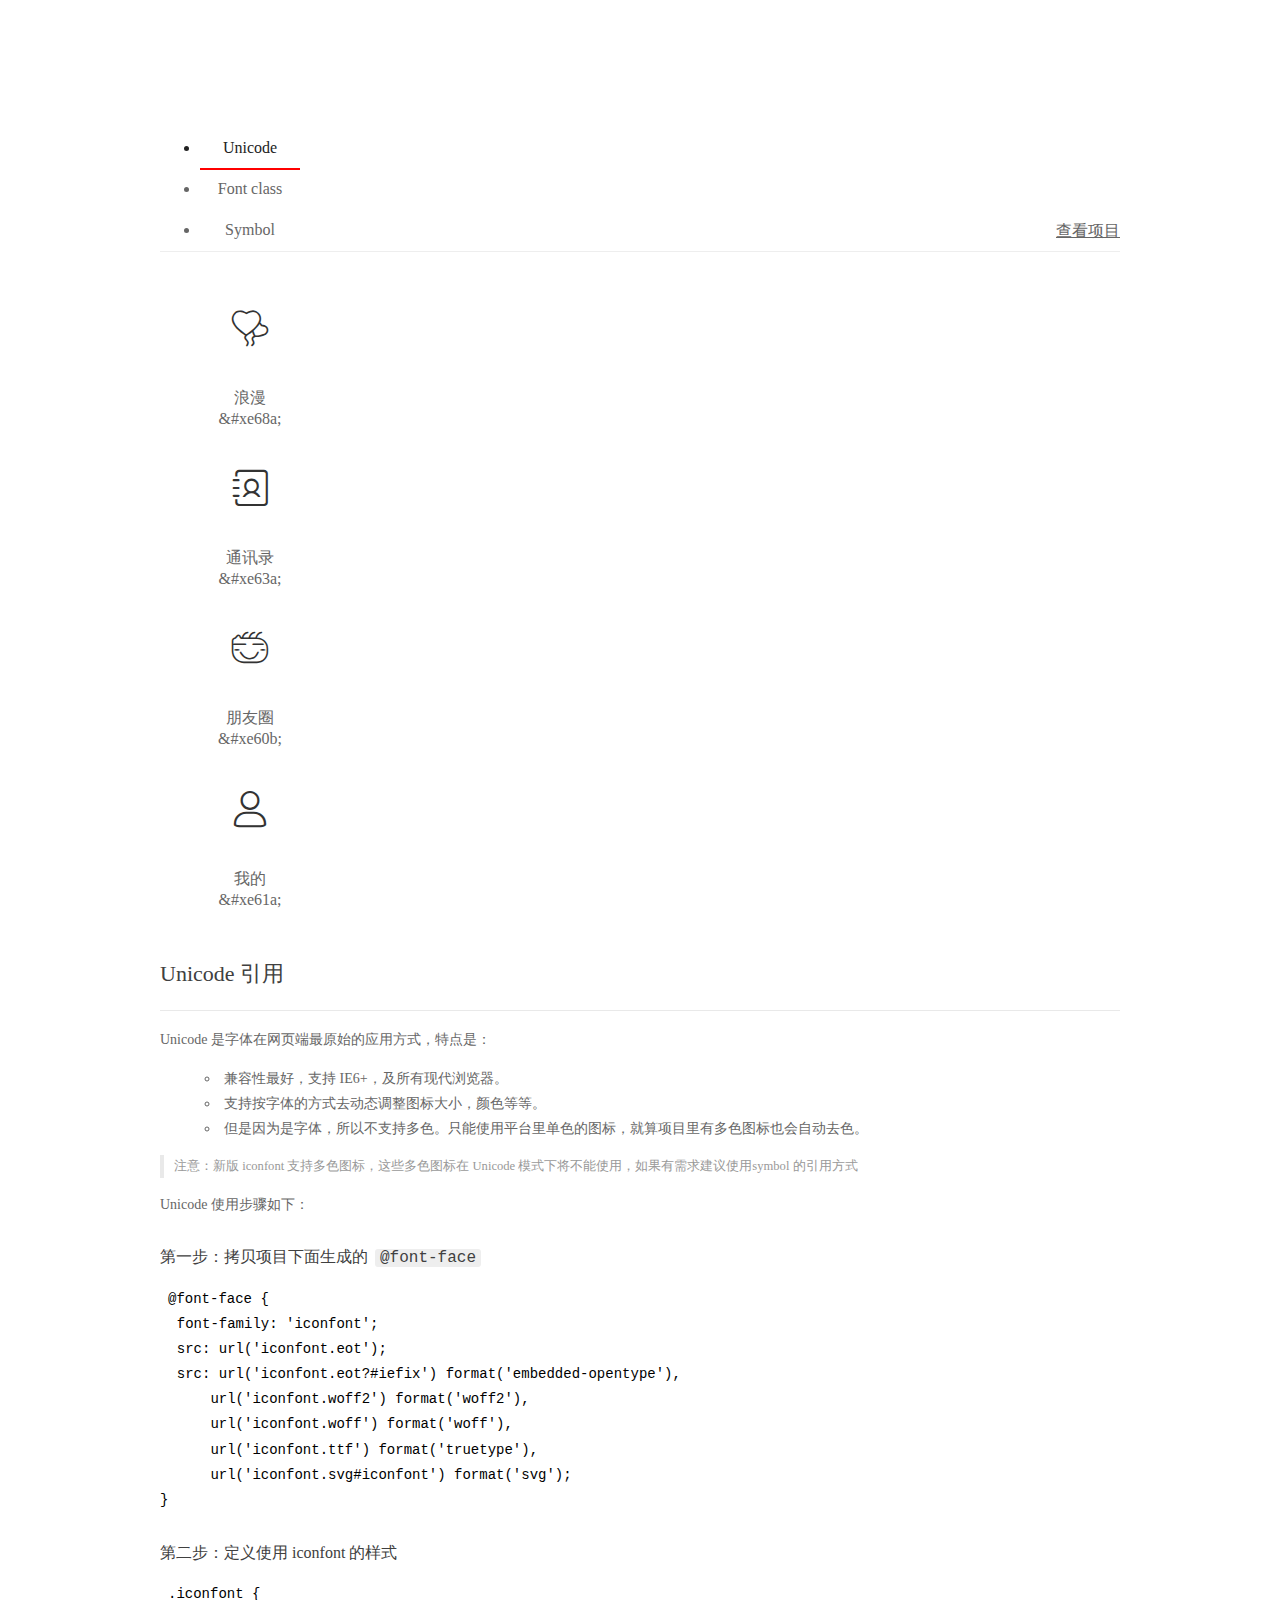
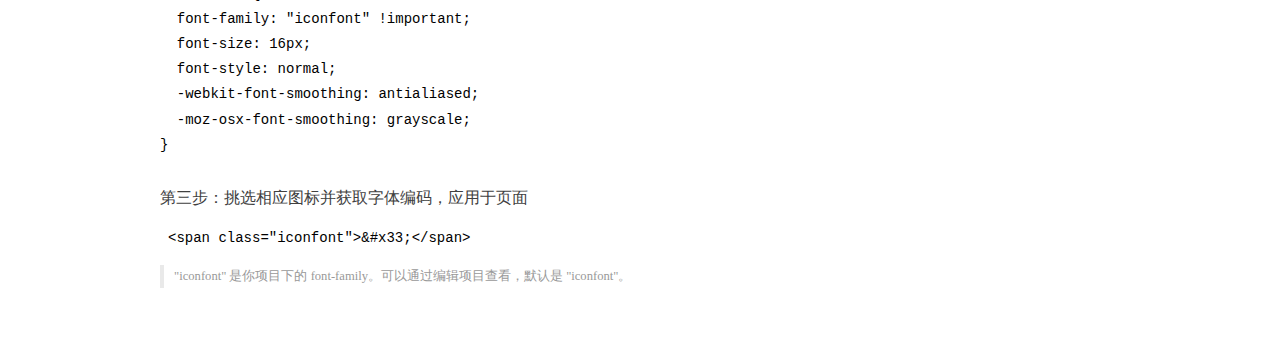
<file: iconfont/demo_index.html>
<!DOCTYPE html>
<html>
<head>
  <meta charset="utf-8"/>
  <title>IconFont Demo</title>
  <link rel="shortcut icon" href="https://gtms04.alicdn.com/tps/i4/TB1_oz6GVXXXXaFXpXXJDFnIXXX-64-64.ico" type="image/x-icon"/>
  <link rel="stylesheet" href="https://g.alicdn.com/thx/cube/1.3.2/cube.min.css">
  <link rel="stylesheet" href="demo.css">
  <link rel="stylesheet" href="iconfont.css">
  <script src="iconfont.js"></script>
  <!-- jQuery -->
  <script src="https://a1.alicdn.com/oss/uploads/2018/12/26/7bfddb60-08e8-11e9-9b04-53e73bb6408b.js"></script>
  <!-- 代码高亮 -->
  <script src="https://a1.alicdn.com/oss/uploads/2018/12/26/a3f714d0-08e6-11e9-8a15-ebf944d7534c.js"></script>
</head>
<body>
  <div class="main">
    <h1 class="logo"><a href="https://www.iconfont.cn/" title="iconfont 首页" target="_blank">&#xe86b;</a></h1>
    <div class="nav-tabs">
      <ul id="tabs" class="dib-box">
        <li class="dib active"><span>Unicode</span></li>
        <li class="dib"><span>Font class</span></li>
        <li class="dib"><span>Symbol</span></li>
      </ul>
      
      <a href="https://www.iconfont.cn/manage/index?manage_type=myprojects&projectId=1268977" target="_blank" class="nav-more">查看项目</a>
      
    </div>
    <div class="tab-container">
      <div class="content unicode" style="display: block;">
          <ul class="icon_lists dib-box">
          
            <li class="dib">
              <span class="icon iconfont">&#xe68a;</span>
                <div class="name">浪漫</div>
                <div class="code-name">&amp;#xe68a;</div>
              </li>
          
            <li class="dib">
              <span class="icon iconfont">&#xe63a;</span>
                <div class="name">通讯录</div>
                <div class="code-name">&amp;#xe63a;</div>
              </li>
          
            <li class="dib">
              <span class="icon iconfont">&#xe60b;</span>
                <div class="name">朋友圈</div>
                <div class="code-name">&amp;#xe60b;</div>
              </li>
          
            <li class="dib">
              <span class="icon iconfont">&#xe61a;</span>
                <div class="name">我的</div>
                <div class="code-name">&amp;#xe61a;</div>
              </li>
          
          </ul>
          <div class="article markdown">
          <h2 id="unicode-">Unicode 引用</h2>
          <hr>

          <p>Unicode 是字体在网页端最原始的应用方式，特点是：</p>
          <ul>
            <li>兼容性最好，支持 IE6+，及所有现代浏览器。</li>
            <li>支持按字体的方式去动态调整图标大小，颜色等等。</li>
            <li>但是因为是字体，所以不支持多色。只能使用平台里单色的图标，就算项目里有多色图标也会自动去色。</li>
          </ul>
          <blockquote>
            <p>注意：新版 iconfont 支持多色图标，这些多色图标在 Unicode 模式下将不能使用，如果有需求建议使用symbol 的引用方式</p>
          </blockquote>
          <p>Unicode 使用步骤如下：</p>
          <h3 id="-font-face">第一步：拷贝项目下面生成的 <code>@font-face</code></h3>
<pre><code class="language-css"
>@font-face {
  font-family: 'iconfont';
  src: url('iconfont.eot');
  src: url('iconfont.eot?#iefix') format('embedded-opentype'),
      url('iconfont.woff2') format('woff2'),
      url('iconfont.woff') format('woff'),
      url('iconfont.ttf') format('truetype'),
      url('iconfont.svg#iconfont') format('svg');
}
</code></pre>
          <h3 id="-iconfont-">第二步：定义使用 iconfont 的样式</h3>
<pre><code class="language-css"
>.iconfont {
  font-family: "iconfont" !important;
  font-size: 16px;
  font-style: normal;
  -webkit-font-smoothing: antialiased;
  -moz-osx-font-smoothing: grayscale;
}
</code></pre>
          <h3 id="-">第三步：挑选相应图标并获取字体编码，应用于页面</h3>
<pre>
<code class="language-html"
>&lt;span class="iconfont"&gt;&amp;#x33;&lt;/span&gt;
</code></pre>
          <blockquote>
            <p>"iconfont" 是你项目下的 font-family。可以通过编辑项目查看，默认是 "iconfont"。</p>
          </blockquote>
          </div>
      </div>
      <div class="content font-class">
        <ul class="icon_lists dib-box">
          
          <li class="dib">
            <span class="icon iconfont icon-langman"></span>
            <div class="name">
              浪漫
            </div>
            <div class="code-name">.icon-langman
            </div>
          </li>
          
          <li class="dib">
            <span class="icon iconfont icon-tongxunlu"></span>
            <div class="name">
              通讯录
            </div>
            <div class="code-name">.icon-tongxunlu
            </div>
          </li>
          
          <li class="dib">
            <span class="icon iconfont icon-pengyouquan"></span>
            <div class="name">
              朋友圈
            </div>
            <div class="code-name">.icon-pengyouquan
            </div>
          </li>
          
          <li class="dib">
            <span class="icon iconfont icon-wode"></span>
            <div class="name">
              我的
            </div>
            <div class="code-name">.icon-wode
            </div>
          </li>
          
        </ul>
        <div class="article markdown">
        <h2 id="font-class-">font-class 引用</h2>
        <hr>

        <p>font-class 是 Unicode 使用方式的一种变种，主要是解决 Unicode 书写不直观，语意不明确的问题。</p>
        <p>与 Unicode 使用方式相比，具有如下特点：</p>
        <ul>
          <li>兼容性良好，支持 IE8+，及所有现代浏览器。</li>
          <li>相比于 Unicode 语意明确，书写更直观。可以很容易分辨这个 icon 是什么。</li>
          <li>因为使用 class 来定义图标，所以当要替换图标时，只需要修改 class 里面的 Unicode 引用。</li>
          <li>不过因为本质上还是使用的字体，所以多色图标还是不支持的。</li>
        </ul>
        <p>使用步骤如下：</p>
        <h3 id="-fontclass-">第一步：引入项目下面生成的 fontclass 代码：</h3>
<pre><code class="language-html">&lt;link rel="stylesheet" href="./iconfont.css"&gt;
</code></pre>
        <h3 id="-">第二步：挑选相应图标并获取类名，应用于页面：</h3>
<pre><code class="language-html">&lt;span class="iconfont icon-xxx"&gt;&lt;/span&gt;
</code></pre>
        <blockquote>
          <p>"
            iconfont" 是你项目下的 font-family。可以通过编辑项目查看，默认是 "iconfont"。</p>
        </blockquote>
      </div>
      </div>
      <div class="content symbol">
          <ul class="icon_lists dib-box">
          
            <li class="dib">
                <svg class="icon svg-icon" aria-hidden="true">
                  <use xlink:href="#icon-langman"></use>
                </svg>
                <div class="name">浪漫</div>
                <div class="code-name">#icon-langman</div>
            </li>
          
            <li class="dib">
                <svg class="icon svg-icon" aria-hidden="true">
                  <use xlink:href="#icon-tongxunlu"></use>
                </svg>
                <div class="name">通讯录</div>
                <div class="code-name">#icon-tongxunlu</div>
            </li>
          
            <li class="dib">
                <svg class="icon svg-icon" aria-hidden="true">
                  <use xlink:href="#icon-pengyouquan"></use>
                </svg>
                <div class="name">朋友圈</div>
                <div class="code-name">#icon-pengyouquan</div>
            </li>
          
            <li class="dib">
                <svg class="icon svg-icon" aria-hidden="true">
                  <use xlink:href="#icon-wode"></use>
                </svg>
                <div class="name">我的</div>
                <div class="code-name">#icon-wode</div>
            </li>
          
          </ul>
          <div class="article markdown">
          <h2 id="symbol-">Symbol 引用</h2>
          <hr>

          <p>这是一种全新的使用方式，应该说这才是未来的主流，也是平台目前推荐的用法。相关介绍可以参考这篇<a href="">文章</a>
            这种用法其实是做了一个 SVG 的集合，与另外两种相比具有如下特点：</p>
          <ul>
            <li>支持多色图标了，不再受单色限制。</li>
            <li>通过一些技巧，支持像字体那样，通过 <code>font-size</code>, <code>color</code> 来调整样式。</li>
            <li>兼容性较差，支持 IE9+，及现代浏览器。</li>
            <li>浏览器渲染 SVG 的性能一般，还不如 png。</li>
          </ul>
          <p>使用步骤如下：</p>
          <h3 id="-symbol-">第一步：引入项目下面生成的 symbol 代码：</h3>
<pre><code class="language-html">&lt;script src="./iconfont.js"&gt;&lt;/script&gt;
</code></pre>
          <h3 id="-css-">第二步：加入通用 CSS 代码（引入一次就行）：</h3>
<pre><code class="language-html">&lt;style&gt;
.icon {
  width: 1em;
  height: 1em;
  vertical-align: -0.15em;
  fill: currentColor;
  overflow: hidden;
}
&lt;/style&gt;
</code></pre>
          <h3 id="-">第三步：挑选相应图标并获取类名，应用于页面：</h3>
<pre><code class="language-html">&lt;svg class="icon" aria-hidden="true"&gt;
  &lt;use xlink:href="#icon-xxx"&gt;&lt;/use&gt;
&lt;/svg&gt;
</code></pre>
          </div>
      </div>

    </div>
  </div>
  <script>
  $(document).ready(function () {
      $('.tab-container .content:first').show()

      $('#tabs li').click(function (e) {
        var tabContent = $('.tab-container .content')
        var index = $(this).index()

        if ($(this).hasClass('active')) {
          return
        } else {
          $('#tabs li').removeClass('active')
          $(this).addClass('active')

          tabContent.hide().eq(index).fadeIn()
        }
      })
    })
  </script>
</body>
</html>
</file>
<file: plugin/cropper/css/cropper.css>
/*!
 * Cropper v3.1.6
 * https://github.com/fengyuanchen/cropper
 *
 * Copyright (c) 2014-2018 Chen Fengyuan
 * Released under the MIT license
 *
 * Date: 2018-03-01T13:33:39.581Z
 */

 .cropper-container {
  direction: ltr;
  font-size: 0;
  line-height: 0;
  position: relative;
  -ms-touch-action: none;
  touch-action: none;
  -webkit-user-select: none;
  -moz-user-select: none;
  -ms-user-select: none;
  user-select: none;
}

.cropper-container img {/*Avoid margin top issue (Occur only when margin-top <= -height)
 */
  display: block;
  height: 100%;
  image-orientation: 0deg;
  max-height: none !important;
  max-width: none !important;
  min-height: 0 !important;
  min-width: 0 !important;
  width: 100%;
}

.cropper-wrap-box,
.cropper-canvas,
.cropper-drag-box,
.cropper-crop-box,
.cropper-modal {
  bottom: 0;
  left: 0;
  position: absolute;
  right: 0;
  top: 0;
}

.cropper-wrap-box,
.cropper-canvas {
  overflow: hidden;
}

.cropper-drag-box {
  background-color: #fff;
  opacity: 0;
}

.cropper-modal {
  background-color: #000;
  opacity: .5;
}

.cropper-view-box {
  display: block;
  height: 100%;
  outline-color: rgba(51, 153, 255, 0.75);
  outline: 1px solid #39f;
  overflow: hidden;
  width: 100%;
}

.cropper-dashed {
  border: 0 dashed #eee;
  display: block;
  opacity: .5;
  position: absolute;
}

.cropper-dashed.dashed-h {
  border-bottom-width: 1px;
  border-top-width: 1px;
  height: 33.33333%;
  left: 0;
  top: 33.33333%;
  width: 100%;
}

.cropper-dashed.dashed-v {
  border-left-width: 1px;
  border-right-width: 1px;
  height: 100%;
  left: 33.33333%;
  top: 0;
  width: 33.33333%;
}

.cropper-center {
  display: block;
  height: 0;
  left: 50%;
  opacity: .75;
  position: absolute;
  top: 50%;
  width: 0;
}

.cropper-center:before,
.cropper-center:after {
  background-color: #eee;
  content: ' ';
  display: block;
  position: absolute;
}

.cropper-center:before {
  height: 1px;
  left: -3px;
  top: 0;
  width: 7px;
}

.cropper-center:after {
  height: 7px;
  left: 0;
  top: -3px;
  width: 1px;
}

.cropper-face,
.cropper-line,
.cropper-point {
  display: block;
  height: 100%;
  opacity: .1;
  position: absolute;
  width: 100%;
}

.cropper-face {
  background-color: #fff;
  left: 0;
  top: 0;
}

.cropper-line {
  background-color: #39f;
}

.cropper-line.line-e {
  cursor: ew-resize;
  right: -3px;
  top: 0;
  width: 5px;
}

.cropper-line.line-n {
  cursor: ns-resize;
  height: 5px;
  left: 0;
  top: -3px;
}

.cropper-line.line-w {
  cursor: ew-resize;
  left: -3px;
  top: 0;
  width: 5px;
}

.cropper-line.line-s {
  bottom: -3px;
  cursor: ns-resize;
  height: 5px;
  left: 0;
}

.cropper-point {
  background-color: #39f;
  height: 5px;
  opacity: .75;
  width: 5px;
}

.cropper-point.point-e {
  cursor: ew-resize;
  margin-top: -3px;
  right: -3px;
  top: 50%;
}

.cropper-point.point-n {
  cursor: ns-resize;
  left: 50%;
  margin-left: -3px;
  top: -3px;
}

.cropper-point.point-w {
  cursor: ew-resize;
  left: -3px;
  margin-top: -3px;
  top: 50%;
}

.cropper-point.point-s {
  bottom: -3px;
  cursor: s-resize;
  left: 50%;
  margin-left: -3px;
}

.cropper-point.point-ne {
  cursor: nesw-resize;
  right: -3px;
  top: -3px;
}

.cropper-point.point-nw {
  cursor: nwse-resize;
  left: -3px;
  top: -3px;
}

.cropper-point.point-sw {
  bottom: -3px;
  cursor: nesw-resize;
  left: -3px;
}

.cropper-point.point-se {
  bottom: -3px;
  cursor: nwse-resize;
  height: 20px;
  opacity: 1;
  right: -3px;
  width: 20px;
}

@media (min-width: 768px) {
  .cropper-point.point-se {
    height: 15px;
    width: 15px;
  }
}

@media (min-width: 992px) {
  .cropper-point.point-se {
    height: 10px;
    width: 10px;
  }
}

@media (min-width: 1200px) {
  .cropper-point.point-se {
    height: 5px;
    opacity: .75;
    width: 5px;
  }
}

.cropper-point.point-se:before {
  background-color: #39f;
  bottom: -50%;
  content: ' ';
  display: block;
  height: 200%;
  opacity: 0;
  position: absolute;
  right: -50%;
  width: 200%;
}

.cropper-invisible {
  opacity: 0;
}

.cropper-bg {
  background-image: url('[data-uri]');
}

.cropper-hide {
  display: block;
  height: 0;
  position: absolute;
  width: 0;
}

.cropper-hidden {
  display: none !important;
}

.cropper-move {
  cursor: move;
}

.cropper-crop {
  cursor: crosshair;
}

.cropper-disabled .cropper-drag-box,
.cropper-disabled .cropper-face,
.cropper-disabled .cropper-line,
.cropper-disabled .cropper-point {
  cursor: not-allowed;
}
</file>
<file: plugin/cropper/css/main.css>
.btn {
  padding-left: .75rem;
  padding-right: .75rem;
}

label.btn {
  margin-bottom: 0;
}

.d-flex > .btn {
  flex: 1;
}

.carbonads {
  border-radius: .25rem;
  border: 1px solid #ccc;
  font-size: .875rem;
  overflow: hidden;
  padding: 1rem;
}

.carbon-wrap {
  overflow: hidden;
}

.carbon-img {
  clear: left;
  display: block;
  float: left;
}

.carbon-text,
.carbon-poweredby {
  display: block;
  margin-left: 140px;
}

.carbon-text,
.carbon-text:hover,
.carbon-text:focus {
  color: #fff;
  text-decoration: none;
}

.carbon-poweredby,
.carbon-poweredby:hover,
.carbon-poweredby:focus {
  color: #ddd;
  text-decoration: none;
}

@media (min-width: 768px) {
  .carbonads {
    float: right;
    margin-bottom: -1rem;
    margin-top: -1rem;
    max-width: 360px;
  }
}

.footer {
  font-size: .875rem;
  overflow: hidden;
}

.heart {
  color: #ddd;
  display: block;
  height: 2rem;
  line-height: 2rem;
  margin-bottom: 0;
  margin-top: 1rem;
  position: relative;
  text-align: center;
  width: 100%;
}

.heart:hover {
  color: #ff4136;
}

.heart::before {
  border-top: 1px solid #eee;
  content: " ";
  display: block;
  height: 0;
  left: 0;
  position: absolute;
  right: 0;
  top: 50%;
}

.heart::after {
  background-color: #fff;
  content: "♥";
  padding-left: .5rem;
  padding-right: .5rem;
  position: relative;
  z-index: 1;
}

.img-container,
.img-preview {
  background-color: #f7f7f7;
  text-align: center;
  width: 100%;
}

.img-container {
  margin-bottom: 1rem;
  max-height: 497px;
  min-height: 200px;
}

@media (min-width: 768px) {
  .img-container {
    min-height: 497px;
  }
}

.img-container > img {
  max-width: 100%;
}

.docs-preview {
  margin-right: -1rem;
}

.img-preview {
  float: left;
  margin-bottom: .5rem;
  margin-right: .5rem;
  overflow: hidden;
}

.img-preview > img {
  max-width: 100%;
}

.preview-lg {
  height: 9rem;
  width: 16rem;
}

.preview-md {
  height: 4.5rem;
  width: 8rem;
}

.preview-sm {
  height: 2.25rem;
  width: 4rem;
}

.preview-xs {
  height: 1.125rem;
  margin-right: 0;
  width: 2rem;
}

.docs-data > .input-group {
  margin-bottom: .5rem;
}

.docs-data .input-group-prepend .input-group-text {
  min-width: 4rem;
}

.docs-data .input-group-append .input-group-text {
  min-width: 3rem;
}

.docs-buttons > .btn,
.docs-buttons > .btn-group,
.docs-buttons > .form-control {
  margin-bottom: .5rem;
  margin-right: .25rem;
}

.docs-toggles > .btn,
.docs-toggles > .btn-group,
.docs-toggles > .dropdown {
  margin-bottom: .5rem;
}

.docs-tooltip {
  display: block;
  margin: -.5rem -.75rem;
  padding: .5rem .75rem;
}

.docs-tooltip > .icon {
  margin: 0 -.25rem;
  vertical-align: top;
}

.tooltip-inner {
  white-space: normal;
}

.btn-upload .tooltip-inner,
.btn-toggle .tooltip-inner {
  white-space: nowrap;
}

.btn-toggle {
  padding: .5rem;
}

.btn-toggle > .docs-tooltip {
  margin: -.5rem;
  padding: .5rem;
}

@media (max-width: 400px) {
  .btn-group-crop {
    margin-right: -1rem!important;
  }

  .btn-group-crop > .btn {
    padding-left: .5rem;
    padding-right: .5rem;
  }

  .btn-group-crop .docs-tooltip {
    margin-left: -.5rem;
    margin-right: -.5rem;
    padding-left: .5rem;
    padding-right: .5rem;
  }
}

.docs-options .dropdown-menu {
  width: 100%;
}

.docs-options .dropdown-menu > li {
  font-size: .875rem;
  padding: .125rem 1rem;
}

.docs-options .dropdown-menu .form-check-label {
  display: block;
}

.docs-cropped .modal-body {
  text-align: center;
}

.docs-cropped .modal-body > img,
.docs-cropped .modal-body > canvas {
  max-width: 100%;
}
</file>
<file: plugin/v3.1.6/css/cropper.css>
/*!
 * Cropper v3.1.6
 * https://github.com/fengyuanchen/cropper
 *
 * Copyright (c) 2014-2018 Chen Fengyuan
 * Released under the MIT license
 *
 * Date: 2018-03-01T13:33:39.581Z
 */

 .cropper-container {
  direction: ltr;
  font-size: 0;
  line-height: 0;
  position: relative;
  -ms-touch-action: none;
  touch-action: none;
  -webkit-user-select: none;
  -moz-user-select: none;
  -ms-user-select: none;
  user-select: none;
}

.cropper-container img {/*Avoid margin top issue (Occur only when margin-top <= -height)
 */
  display: block;
  height: 100%;
  image-orientation: 0deg;
  max-height: none !important;
  max-width: none !important;
  min-height: 0 !important;
  min-width: 0 !important;
  width: 100%;
}

.cropper-wrap-box,
.cropper-canvas,
.cropper-drag-box,
.cropper-crop-box,
.cropper-modal {
  bottom: 0;
  left: 0;
  position: absolute;
  right: 0;
  top: 0;
}

.cropper-wrap-box,
.cropper-canvas {
  overflow: hidden;
}

.cropper-drag-box {
  background-color: #fff;
  opacity: 0;
}

.cropper-modal {
  background-color: #000;
  opacity: .5;
}

.cropper-view-box {
  display: block;
  height: 100%;
  outline-color: rgba(51, 153, 255, 0.75);
  outline: 1px solid #39f;
  overflow: hidden;
  width: 100%;
}

.cropper-dashed {
  border: 0 dashed #eee;
  display: block;
  opacity: .5;
  position: absolute;
}

.cropper-dashed.dashed-h {
  border-bottom-width: 1px;
  border-top-width: 1px;
  height: 33.33333%;
  left: 0;
  top: 33.33333%;
  width: 100%;
}

.cropper-dashed.dashed-v {
  border-left-width: 1px;
  border-right-width: 1px;
  height: 100%;
  left: 33.33333%;
  top: 0;
  width: 33.33333%;
}

.cropper-center {
  display: block;
  height: 0;
  left: 50%;
  opacity: .75;
  position: absolute;
  top: 50%;
  width: 0;
}

.cropper-center:before,
.cropper-center:after {
  background-color: #eee;
  content: ' ';
  display: block;
  position: absolute;
}

.cropper-center:before {
  height: 1px;
  left: -3px;
  top: 0;
  width: 7px;
}

.cropper-center:after {
  height: 7px;
  left: 0;
  top: -3px;
  width: 1px;
}

.cropper-face,
.cropper-line,
.cropper-point {
  display: block;
  height: 100%;
  opacity: .1;
  position: absolute;
  width: 100%;
}

.cropper-face {
  background-color: #fff;
  left: 0;
  top: 0;
}

.cropper-line {
  background-color: #39f;
}

.cropper-line.line-e {
  cursor: ew-resize;
  right: -3px;
  top: 0;
  width: 5px;
}

.cropper-line.line-n {
  cursor: ns-resize;
  height: 5px;
  left: 0;
  top: -3px;
}

.cropper-line.line-w {
  cursor: ew-resize;
  left: -3px;
  top: 0;
  width: 5px;
}

.cropper-line.line-s {
  bottom: -3px;
  cursor: ns-resize;
  height: 5px;
  left: 0;
}

.cropper-point {
  background-color: #39f;
  height: 5px;
  opacity: .75;
  width: 5px;
}

.cropper-point.point-e {
  cursor: ew-resize;
  margin-top: -3px;
  right: -3px;
  top: 50%;
}

.cropper-point.point-n {
  cursor: ns-resize;
  left: 50%;
  margin-left: -3px;
  top: -3px;
}

.cropper-point.point-w {
  cursor: ew-resize;
  left: -3px;
  margin-top: -3px;
  top: 50%;
}

.cropper-point.point-s {
  bottom: -3px;
  cursor: s-resize;
  left: 50%;
  margin-left: -3px;
}

.cropper-point.point-ne {
  cursor: nesw-resize;
  right: -3px;
  top: -3px;
}

.cropper-point.point-nw {
  cursor: nwse-resize;
  left: -3px;
  top: -3px;
}

.cropper-point.point-sw {
  bottom: -3px;
  cursor: nesw-resize;
  left: -3px;
}

.cropper-point.point-se {
  bottom: -3px;
  cursor: nwse-resize;
  height: 20px;
  opacity: 1;
  right: -3px;
  width: 20px;
}

@media (min-width: 768px) {
  .cropper-point.point-se {
    height: 15px;
    width: 15px;
  }
}

@media (min-width: 992px) {
  .cropper-point.point-se {
    height: 10px;
    width: 10px;
  }
}

@media (min-width: 1200px) {
  .cropper-point.point-se {
    height: 5px;
    opacity: .75;
    width: 5px;
  }
}

.cropper-point.point-se:before {
  background-color: #39f;
  bottom: -50%;
  content: ' ';
  display: block;
  height: 200%;
  opacity: 0;
  position: absolute;
  right: -50%;
  width: 200%;
}

.cropper-invisible {
  opacity: 0;
}

.cropper-bg {
  background-image: url('[data-uri]');
}

.cropper-hide {
  display: block;
  height: 0;
  position: absolute;
  width: 0;
}

.cropper-hidden {
  display: none !important;
}

.cropper-move {
  cursor: move;
}

.cropper-crop {
  cursor: crosshair;
}

.cropper-disabled .cropper-drag-box,
.cropper-disabled .cropper-face,
.cropper-disabled .cropper-line,
.cropper-disabled .cropper-point {
  cursor: not-allowed;
}
</file>
<file: plugin/v3.1.6/css/main.css>
.btn {
  padding-left: .75rem;
  padding-right: .75rem;
}

label.btn {
  margin-bottom: 0;
}

.d-flex > .btn {
  flex: 1;
}

.carbonads {
  border-radius: .25rem;
  border: 1px solid #ccc;
  font-size: .875rem;
  overflow: hidden;
  padding: 1rem;
}

.carbon-wrap {
  overflow: hidden;
}

.carbon-img {
  clear: left;
  display: block;
  float: left;
}

.carbon-text,
.carbon-poweredby {
  display: block;
  margin-left: 140px;
}

.carbon-text,
.carbon-text:hover,
.carbon-text:focus {
  color: #fff;
  text-decoration: none;
}

.carbon-poweredby,
.carbon-poweredby:hover,
.carbon-poweredby:focus {
  color: #ddd;
  text-decoration: none;
}

@media (min-width: 768px) {
  .carbonads {
    float: right;
    margin-bottom: -1rem;
    margin-top: -1rem;
    max-width: 360px;
  }
}

.footer {
  font-size: .875rem;
  overflow: hidden;
}

.heart {
  color: #ddd;
  display: block;
  height: 2rem;
  line-height: 2rem;
  margin-bottom: 0;
  margin-top: 1rem;
  position: relative;
  text-align: center;
  width: 100%;
}

.heart:hover {
  color: #ff4136;
}

.heart::before {
  border-top: 1px solid #eee;
  content: " ";
  display: block;
  height: 0;
  left: 0;
  position: absolute;
  right: 0;
  top: 50%;
}

.heart::after {
  background-color: #fff;
  content: "♥";
  padding-left: .5rem;
  padding-right: .5rem;
  position: relative;
  z-index: 1;
}

.img-container,
.img-preview {
  background-color: #f7f7f7;
  text-align: center;
  width: 100%;
}

.img-container {
  margin-bottom: 1rem;
  max-height: 497px;
  min-height: 200px;
}

@media (min-width: 768px) {
  .img-container {
    min-height: 497px;
  }
}

.img-container > img {
  max-width: 100%;
}

.docs-preview {
  margin-right: -1rem;
}

.img-preview {
  float: left;
  margin-bottom: .5rem;
  margin-right: .5rem;
  overflow: hidden;
}

.img-preview > img {
  max-width: 100%;
}

.preview-lg {
  height: 9rem;
  width: 16rem;
}

.preview-md {
  height: 4.5rem;
  width: 8rem;
}

.preview-sm {
  height: 2.25rem;
  width: 4rem;
}

.preview-xs {
  height: 1.125rem;
  margin-right: 0;
  width: 2rem;
}

.docs-data > .input-group {
  margin-bottom: .5rem;
}

.docs-data .input-group-prepend .input-group-text {
  min-width: 4rem;
}

.docs-data .input-group-append .input-group-text {
  min-width: 3rem;
}

.docs-buttons > .btn,
.docs-buttons > .btn-group,
.docs-buttons > .form-control {
  margin-bottom: .5rem;
  margin-right: .25rem;
}

.docs-toggles > .btn,
.docs-toggles > .btn-group,
.docs-toggles > .dropdown {
  margin-bottom: .5rem;
}

.docs-tooltip {
  display: block;
  margin: -.5rem -.75rem;
  padding: .5rem .75rem;
}

.docs-tooltip > .icon {
  margin: 0 -.25rem;
  vertical-align: top;
}

.tooltip-inner {
  white-space: normal;
}

.btn-upload .tooltip-inner,
.btn-toggle .tooltip-inner {
  white-space: nowrap;
}

.btn-toggle {
  padding: .5rem;
}

.btn-toggle > .docs-tooltip {
  margin: -.5rem;
  padding: .5rem;
}

@media (max-width: 400px) {
  .btn-group-crop {
    margin-right: -1rem!important;
  }

  .btn-group-crop > .btn {
    padding-left: .5rem;
    padding-right: .5rem;
  }

  .btn-group-crop .docs-tooltip {
    margin-left: -.5rem;
    margin-right: -.5rem;
    padding-left: .5rem;
    padding-right: .5rem;
  }
}

.docs-options .dropdown-menu {
  width: 100%;
}

.docs-options .dropdown-menu > li {
  font-size: .875rem;
  padding: .125rem 1rem;
}

.docs-options .dropdown-menu .form-check-label {
  display: block;
}

.docs-cropped .modal-body {
  text-align: center;
}

.docs-cropped .modal-body > img,
.docs-cropped .modal-body > canvas {
  max-width: 100%;
}
</file>
<file: css/registLogin/util.css>
/*[ FONT SIZE ]
///////////////////////////////////////////////////////////
*/
.fs-1 {font-size: 1px;}
.fs-2 {font-size: 2px;}
.fs-3 {font-size: 3px;}
.fs-4 {font-size: 4px;}
.fs-5 {font-size: 5px;}
.fs-6 {font-size: 6px;}
.fs-7 {font-size: 7px;}
.fs-8 {font-size: 8px;}
.fs-9 {font-size: 9px;}
.fs-10 {font-size: 10px;}
.fs-11 {font-size: 11px;}
.fs-12 {font-size: 12px;}
.fs-13 {font-size: 13px;}
.fs-14 {font-size: 14px;}
.fs-15 {font-size: 15px;}
.fs-16 {font-size: 16px;}
.fs-17 {font-size: 17px;}
.fs-18 {font-size: 18px;}
.fs-19 {font-size: 19px;}
.fs-20 {font-size: 20px;}
.fs-21 {font-size: 21px;}
.fs-22 {font-size: 22px;}
.fs-23 {font-size: 23px;}
.fs-24 {font-size: 24px;}
.fs-25 {font-size: 25px;}
.fs-26 {font-size: 26px;}
.fs-27 {font-size: 27px;}
.fs-28 {font-size: 28px;}
.fs-29 {font-size: 29px;}
.fs-30 {font-size: 30px;}
.fs-31 {font-size: 31px;}
.fs-32 {font-size: 32px;}
.fs-33 {font-size: 33px;}
.fs-34 {font-size: 34px;}
.fs-35 {font-size: 35px;}
.fs-36 {font-size: 36px;}
.fs-37 {font-size: 37px;}
.fs-38 {font-size: 38px;}
.fs-39 {font-size: 39px;}
.fs-40 {font-size: 40px;}
.fs-41 {font-size: 41px;}
.fs-42 {font-size: 42px;}
.fs-43 {font-size: 43px;}
.fs-44 {font-size: 44px;}
.fs-45 {font-size: 45px;}
.fs-46 {font-size: 46px;}
.fs-47 {font-size: 47px;}
.fs-48 {font-size: 48px;}
.fs-49 {font-size: 49px;}
.fs-50 {font-size: 50px;}
.fs-51 {font-size: 51px;}
.fs-52 {font-size: 52px;}
.fs-53 {font-size: 53px;}
.fs-54 {font-size: 54px;}
.fs-55 {font-size: 55px;}
.fs-56 {font-size: 56px;}
.fs-57 {font-size: 57px;}
.fs-58 {font-size: 58px;}
.fs-59 {font-size: 59px;}
.fs-60 {font-size: 60px;}
.fs-61 {font-size: 61px;}
.fs-62 {font-size: 62px;}
.fs-63 {font-size: 63px;}
.fs-64 {font-size: 64px;}
.fs-65 {font-size: 65px;}
.fs-66 {font-size: 66px;}
.fs-67 {font-size: 67px;}
.fs-68 {font-size: 68px;}
.fs-69 {font-size: 69px;}
.fs-70 {font-size: 70px;}
.fs-71 {font-size: 71px;}
.fs-72 {font-size: 72px;}
.fs-73 {font-size: 73px;}
.fs-74 {font-size: 74px;}
.fs-75 {font-size: 75px;}
.fs-76 {font-size: 76px;}
.fs-77 {font-size: 77px;}
.fs-78 {font-size: 78px;}
.fs-79 {font-size: 79px;}
.fs-80 {font-size: 80px;}
.fs-81 {font-size: 81px;}
.fs-82 {font-size: 82px;}
.fs-83 {font-size: 83px;}
.fs-84 {font-size: 84px;}
.fs-85 {font-size: 85px;}
.fs-86 {font-size: 86px;}
.fs-87 {font-size: 87px;}
.fs-88 {font-size: 88px;}
.fs-89 {font-size: 89px;}
.fs-90 {font-size: 90px;}
.fs-91 {font-size: 91px;}
.fs-92 {font-size: 92px;}
.fs-93 {font-size: 93px;}
.fs-94 {font-size: 94px;}
.fs-95 {font-size: 95px;}
.fs-96 {font-size: 96px;}
.fs-97 {font-size: 97px;}
.fs-98 {font-size: 98px;}
.fs-99 {font-size: 99px;}
.fs-100 {font-size: 100px;}
.fs-101 {font-size: 101px;}
.fs-102 {font-size: 102px;}
.fs-103 {font-size: 103px;}
.fs-104 {font-size: 104px;}
.fs-105 {font-size: 105px;}
.fs-106 {font-size: 106px;}
.fs-107 {font-size: 107px;}
.fs-108 {font-size: 108px;}
.fs-109 {font-size: 109px;}
.fs-110 {font-size: 110px;}
.fs-111 {font-size: 111px;}
.fs-112 {font-size: 112px;}
.fs-113 {font-size: 113px;}
.fs-114 {font-size: 114px;}
.fs-115 {font-size: 115px;}
.fs-116 {font-size: 116px;}
.fs-117 {font-size: 117px;}
.fs-118 {font-size: 118px;}
.fs-119 {font-size: 119px;}
.fs-120 {font-size: 120px;}
.fs-121 {font-size: 121px;}
.fs-122 {font-size: 122px;}
.fs-123 {font-size: 123px;}
.fs-124 {font-size: 124px;}
.fs-125 {font-size: 125px;}
.fs-126 {font-size: 126px;}
.fs-127 {font-size: 127px;}
.fs-128 {font-size: 128px;}
.fs-129 {font-size: 129px;}
.fs-130 {font-size: 130px;}
.fs-131 {font-size: 131px;}
.fs-132 {font-size: 132px;}
.fs-133 {font-size: 133px;}
.fs-134 {font-size: 134px;}
.fs-135 {font-size: 135px;}
.fs-136 {font-size: 136px;}
.fs-137 {font-size: 137px;}
.fs-138 {font-size: 138px;}
.fs-139 {font-size: 139px;}
.fs-140 {font-size: 140px;}
.fs-141 {font-size: 141px;}
.fs-142 {font-size: 142px;}
.fs-143 {font-size: 143px;}
.fs-144 {font-size: 144px;}
.fs-145 {font-size: 145px;}
.fs-146 {font-size: 146px;}
.fs-147 {font-size: 147px;}
.fs-148 {font-size: 148px;}
.fs-149 {font-size: 149px;}
.fs-150 {font-size: 150px;}
.fs-151 {font-size: 151px;}
.fs-152 {font-size: 152px;}
.fs-153 {font-size: 153px;}
.fs-154 {font-size: 154px;}
.fs-155 {font-size: 155px;}
.fs-156 {font-size: 156px;}
.fs-157 {font-size: 157px;}
.fs-158 {font-size: 158px;}
.fs-159 {font-size: 159px;}
.fs-160 {font-size: 160px;}
.fs-161 {font-size: 161px;}
.fs-162 {font-size: 162px;}
.fs-163 {font-size: 163px;}
.fs-164 {font-size: 164px;}
.fs-165 {font-size: 165px;}
.fs-166 {font-size: 166px;}
.fs-167 {font-size: 167px;}
.fs-168 {font-size: 168px;}
.fs-169 {font-size: 169px;}
.fs-170 {font-size: 170px;}
.fs-171 {font-size: 171px;}
.fs-172 {font-size: 172px;}
.fs-173 {font-size: 173px;}
.fs-174 {font-size: 174px;}
.fs-175 {font-size: 175px;}
.fs-176 {font-size: 176px;}
.fs-177 {font-size: 177px;}
.fs-178 {font-size: 178px;}
.fs-179 {font-size: 179px;}
.fs-180 {font-size: 180px;}
.fs-181 {font-size: 181px;}
.fs-182 {font-size: 182px;}
.fs-183 {font-size: 183px;}
.fs-184 {font-size: 184px;}
.fs-185 {font-size: 185px;}
.fs-186 {font-size: 186px;}
.fs-187 {font-size: 187px;}
.fs-188 {font-size: 188px;}
.fs-189 {font-size: 189px;}
.fs-190 {font-size: 190px;}
.fs-191 {font-size: 191px;}
.fs-192 {font-size: 192px;}
.fs-193 {font-size: 193px;}
.fs-194 {font-size: 194px;}
.fs-195 {font-size: 195px;}
.fs-196 {font-size: 196px;}
.fs-197 {font-size: 197px;}
.fs-198 {font-size: 198px;}
.fs-199 {font-size: 199px;}
.fs-200 {font-size: 200px;}

/*[ PADDING ]
///////////////////////////////////////////////////////////
*/
.p-t-0 {padding-top: 0px;}
.p-t-1 {padding-top: 1px;}
.p-t-2 {padding-top: 2px;}
.p-t-3 {padding-top: 3px;}
.p-t-4 {padding-top: 4px;}
.p-t-5 {padding-top: 5px;}
.p-t-6 {padding-top: 6px;}
.p-t-7 {padding-top: 7px;}
.p-t-8 {padding-top: 8px;}
.p-t-9 {padding-top: 9px;}
.p-t-10 {padding-top: 10px;}
.p-t-11 {padding-top: 11px;}
.p-t-12 {padding-top: 12px;}
.p-t-13 {padding-top: 13px;}
.p-t-14 {padding-top: 14px;}
.p-t-15 {padding-top: 15px;}
.p-t-16 {padding-top: 16px;}
.p-t-17 {padding-top: 17px;}
.p-t-18 {padding-top: 18px;}
.p-t-19 {padding-top: 19px;}
.p-t-20 {padding-top: 20px;}
.p-t-21 {padding-top: 21px;}
.p-t-22 {padding-top: 22px;}
.p-t-23 {padding-top: 23px;}
.p-t-24 {padding-top: 24px;}
.p-t-25 {padding-top: 25px;}
.p-t-26 {padding-top: 26px;}
.p-t-27 {padding-top: 27px;}
.p-t-28 {padding-top: 28px;}
.p-t-29 {padding-top: 29px;}
.p-t-30 {padding-top: 30px;}
.p-t-31 {padding-top: 31px;}
.p-t-32 {padding-top: 32px;}
.p-t-33 {padding-top: 33px;}
.p-t-34 {padding-top: 34px;}
.p-t-35 {padding-top: 35px;}
.p-t-36 {padding-top: 36px;}
.p-t-37 {padding-top: 37px;}
.p-t-38 {padding-top: 38px;}
.p-t-39 {padding-top: 39px;}
.p-t-40 {padding-top: 40px;}
.p-t-41 {padding-top: 41px;}
.p-t-42 {padding-top: 42px;}
.p-t-43 {padding-top: 43px;}
.p-t-44 {padding-top: 44px;}
.p-t-45 {padding-top: 45px;}
.p-t-46 {padding-top: 46px;}
.p-t-47 {padding-top: 47px;}
.p-t-48 {padding-top: 48px;}
.p-t-49 {padding-top: 49px;}
.p-t-50 {padding-top: 50px;}
.p-t-51 {padding-top: 51px;}
.p-t-52 {padding-top: 52px;}
.p-t-53 {padding-top: 53px;}
.p-t-54 {padding-top: 54px;}
.p-t-55 {padding-top: 55px;}
.p-t-56 {padding-top: 56px;}
.p-t-57 {padding-top: 57px;}
.p-t-58 {padding-top: 58px;}
.p-t-59 {padding-top: 59px;}
.p-t-60 {padding-top: 60px;}
.p-t-61 {padding-top: 61px;}
.p-t-62 {padding-top: 62px;}
.p-t-63 {padding-top: 63px;}
.p-t-64 {padding-top: 64px;}
.p-t-65 {padding-top: 65px;}
.p-t-66 {padding-top: 66px;}
.p-t-67 {padding-top: 67px;}
.p-t-68 {padding-top: 68px;}
.p-t-69 {padding-top: 69px;}
.p-t-70 {padding-top: 70px;}
.p-t-71 {padding-top: 71px;}
.p-t-72 {padding-top: 72px;}
.p-t-73 {padding-top: 73px;}
.p-t-74 {padding-top: 74px;}
.p-t-75 {padding-top: 75px;}
.p-t-76 {padding-top: 76px;}
.p-t-77 {padding-top: 77px;}
.p-t-78 {padding-top: 78px;}
.p-t-79 {padding-top: 79px;}
.p-t-80 {padding-top: 80px;}
.p-t-81 {padding-top: 81px;}
.p-t-82 {padding-top: 82px;}
.p-t-83 {padding-top: 83px;}
.p-t-84 {padding-top: 84px;}
.p-t-85 {padding-top: 85px;}
.p-t-86 {padding-top: 86px;}
.p-t-87 {padding-top: 87px;}
.p-t-88 {padding-top: 88px;}
.p-t-89 {padding-top: 89px;}
.p-t-90 {padding-top: 90px;}
.p-t-91 {padding-top: 91px;}
.p-t-92 {padding-top: 92px;}
.p-t-93 {padding-top: 93px;}
.p-t-94 {padding-top: 94px;}
.p-t-95 {padding-top: 95px;}
.p-t-96 {padding-top: 96px;}
.p-t-97 {padding-top: 97px;}
.p-t-98 {padding-top: 98px;}
.p-t-99 {padding-top: 99px;}
.p-t-100 {padding-top: 100px;}
.p-t-101 {padding-top: 101px;}
.p-t-102 {padding-top: 102px;}
.p-t-103 {padding-top: 103px;}
.p-t-104 {padding-top: 104px;}
.p-t-105 {padding-top: 105px;}
.p-t-106 {padding-top: 106px;}
.p-t-107 {padding-top: 107px;}
.p-t-108 {padding-top: 108px;}
.p-t-109 {padding-top: 109px;}
.p-t-110 {padding-top: 110px;}
.p-t-111 {padding-top: 111px;}
.p-t-112 {padding-top: 112px;}
.p-t-113 {padding-top: 113px;}
.p-t-114 {padding-top: 114px;}
.p-t-115 {padding-top: 115px;}
.p-t-116 {padding-top: 116px;}
.p-t-117 {padding-top: 117px;}
.p-t-118 {padding-top: 118px;}
.p-t-119 {padding-top: 119px;}
.p-t-120 {padding-top: 120px;}
.p-t-121 {padding-top: 121px;}
.p-t-122 {padding-top: 122px;}
.p-t-123 {padding-top: 123px;}
.p-t-124 {padding-top: 124px;}
.p-t-125 {padding-top: 125px;}
.p-t-126 {padding-top: 126px;}
.p-t-127 {padding-top: 127px;}
.p-t-128 {padding-top: 128px;}
.p-t-129 {padding-top: 129px;}
.p-t-130 {padding-top: 130px;}
.p-t-131 {padding-top: 131px;}
.p-t-132 {padding-top: 132px;}
.p-t-133 {padding-top: 133px;}
.p-t-134 {padding-top: 134px;}
.p-t-135 {padding-top: 135px;}
.p-t-136 {padding-top: 136px;}
.p-t-137 {padding-top: 137px;}
.p-t-138 {padding-top: 138px;}
.p-t-139 {padding-top: 139px;}
.p-t-140 {padding-top: 140px;}
.p-t-141 {padding-top: 141px;}
.p-t-142 {padding-top: 142px;}
.p-t-143 {padding-top: 143px;}
.p-t-144 {padding-top: 144px;}
.p-t-145 {padding-top: 145px;}
.p-t-146 {padding-top: 146px;}
.p-t-147 {padding-top: 147px;}
.p-t-148 {padding-top: 148px;}
.p-t-149 {padding-top: 149px;}
.p-t-150 {padding-top: 150px;}
.p-t-151 {padding-top: 151px;}
.p-t-152 {padding-top: 152px;}
.p-t-153 {padding-top: 153px;}
.p-t-154 {padding-top: 154px;}
.p-t-155 {padding-top: 155px;}
.p-t-156 {padding-top: 156px;}
.p-t-157 {padding-top: 157px;}
.p-t-158 {padding-top: 158px;}
.p-t-159 {padding-top: 159px;}
.p-t-160 {padding-top: 160px;}
.p-t-161 {padding-top: 161px;}
.p-t-162 {padding-top: 162px;}
.p-t-163 {padding-top: 163px;}
.p-t-164 {padding-top: 164px;}
.p-t-165 {padding-top: 165px;}
.p-t-166 {padding-top: 166px;}
.p-t-167 {padding-top: 167px;}
.p-t-168 {padding-top: 168px;}
.p-t-169 {padding-top: 169px;}
.p-t-170 {padding-top: 170px;}
.p-t-171 {padding-top: 171px;}
.p-t-172 {padding-top: 172px;}
.p-t-173 {padding-top: 173px;}
.p-t-174 {padding-top: 174px;}
.p-t-175 {padding-top: 175px;}
.p-t-176 {padding-top: 176px;}
.p-t-177 {padding-top: 177px;}
.p-t-178 {padding-top: 178px;}
.p-t-179 {padding-top: 179px;}
.p-t-180 {padding-top: 180px;}
.p-t-181 {padding-top: 181px;}
.p-t-182 {padding-top: 182px;}
.p-t-183 {padding-top: 183px;}
.p-t-184 {padding-top: 184px;}
.p-t-185 {padding-top: 185px;}
.p-t-186 {padding-top: 186px;}
.p-t-187 {padding-top: 187px;}
.p-t-188 {padding-top: 188px;}
.p-t-189 {padding-top: 189px;}
.p-t-190 {padding-top: 190px;}
.p-t-191 {padding-top: 191px;}
.p-t-192 {padding-top: 192px;}
.p-t-193 {padding-top: 193px;}
.p-t-194 {padding-top: 194px;}
.p-t-195 {padding-top: 195px;}
.p-t-196 {padding-top: 196px;}
.p-t-197 {padding-top: 197px;}
.p-t-198 {padding-top: 198px;}
.p-t-199 {padding-top: 199px;}
.p-t-200 {padding-top: 200px;}
.p-t-201 {padding-top: 201px;}
.p-t-202 {padding-top: 202px;}
.p-t-203 {padding-top: 203px;}
.p-t-204 {padding-top: 204px;}
.p-t-205 {padding-top: 205px;}
.p-t-206 {padding-top: 206px;}
.p-t-207 {padding-top: 207px;}
.p-t-208 {padding-top: 208px;}
.p-t-209 {padding-top: 209px;}
.p-t-210 {padding-top: 210px;}
.p-t-211 {padding-top: 211px;}
.p-t-212 {padding-top: 212px;}
.p-t-213 {padding-top: 213px;}
.p-t-214 {padding-top: 214px;}
.p-t-215 {padding-top: 215px;}
.p-t-216 {padding-top: 216px;}
.p-t-217 {padding-top: 217px;}
.p-t-218 {padding-top: 218px;}
.p-t-219 {padding-top: 219px;}
.p-t-220 {padding-top: 220px;}
.p-t-221 {padding-top: 221px;}
.p-t-222 {padding-top: 222px;}
.p-t-223 {padding-top: 223px;}
.p-t-224 {padding-top: 224px;}
.p-t-225 {padding-top: 225px;}
.p-t-226 {padding-top: 226px;}
.p-t-227 {padding-top: 227px;}
.p-t-228 {padding-top: 228px;}
.p-t-229 {padding-top: 229px;}
.p-t-230 {padding-top: 230px;}
.p-t-231 {padding-top: 231px;}
.p-t-232 {padding-top: 232px;}
.p-t-233 {padding-top: 233px;}
.p-t-234 {padding-top: 234px;}
.p-t-235 {padding-top: 235px;}
.p-t-236 {padding-top: 236px;}
.p-t-237 {padding-top: 237px;}
.p-t-238 {padding-top: 238px;}
.p-t-239 {padding-top: 239px;}
.p-t-240 {padding-top: 240px;}
.p-t-241 {padding-top: 241px;}
.p-t-242 {padding-top: 242px;}
.p-t-243 {padding-top: 243px;}
.p-t-244 {padding-top: 244px;}
.p-t-245 {padding-top: 245px;}
.p-t-246 {padding-top: 246px;}
.p-t-247 {padding-top: 247px;}
.p-t-248 {padding-top: 248px;}
.p-t-249 {padding-top: 249px;}
.p-t-250 {padding-top: 250px;}
.p-b-0 {padding-bottom: 0px;}
.p-b-1 {padding-bottom: 1px;}
.p-b-2 {padding-bottom: 2px;}
.p-b-3 {padding-bottom: 3px;}
.p-b-4 {padding-bottom: 4px;}
.p-b-5 {padding-bottom: 5px;}
.p-b-6 {padding-bottom: 6px;}
.p-b-7 {padding-bottom: 7px;}
.p-b-8 {padding-bottom: 8px;}
.p-b-9 {padding-bottom: 9px;}
.p-b-10 {padding-bottom: 10px;}
.p-b-11 {padding-bottom: 11px;}
.p-b-12 {padding-bottom: 12px;}
.p-b-13 {padding-bottom: 13px;}
.p-b-14 {padding-bottom: 14px;}
.p-b-15 {padding-bottom: 15px;}
.p-b-16 {padding-bottom: 16px;}
.p-b-17 {padding-bottom: 17px;}
.p-b-18 {padding-bottom: 18px;}
.p-b-19 {padding-bottom: 19px;}
.p-b-20 {padding-bottom: 20px;}
.p-b-21 {padding-bottom: 21px;}
.p-b-22 {padding-bottom: 22px;}
.p-b-23 {padding-bottom: 23px;}
.p-b-24 {padding-bottom: 24px;}
.p-b-25 {padding-bottom: 25px;}
.p-b-26 {padding-bottom: 26px;}
.p-b-27 {padding-bottom: 27px;}
.p-b-28 {padding-bottom: 28px;}
.p-b-29 {padding-bottom: 29px;}
.p-b-30 {padding-bottom: 30px;}
.p-b-31 {padding-bottom: 31px;}
.p-b-32 {padding-bottom: 32px;}
.p-b-33 {padding-bottom: 33px;}
.p-b-34 {padding-bottom: 34px;}
.p-b-35 {padding-bottom: 35px;}
.p-b-36 {padding-bottom: 36px;}
.p-b-37 {padding-bottom: 37px;}
.p-b-38 {padding-bottom: 38px;}
.p-b-39 {padding-bottom: 39px;}
.p-b-40 {padding-bottom: 40px;}
.p-b-41 {padding-bottom: 41px;}
.p-b-42 {padding-bottom: 42px;}
.p-b-43 {padding-bottom: 43px;}
.p-b-44 {padding-bottom: 44px;}
.p-b-45 {padding-bottom: 45px;}
.p-b-46 {padding-bottom: 46px;}
.p-b-47 {padding-bottom: 47px;}
.p-b-48 {padding-bottom: 48px;}
.p-b-49 {padding-bottom: 49px;}
.p-b-50 {padding-bottom: 50px;}
.p-b-51 {padding-bottom: 51px;}
.p-b-52 {padding-bottom: 52px;}
.p-b-53 {padding-bottom: 53px;}
.p-b-54 {padding-bottom: 54px;}
.p-b-55 {padding-bottom: 55px;}
.p-b-56 {padding-bottom: 56px;}
.p-b-57 {padding-bottom: 57px;}
.p-b-58 {padding-bottom: 58px;}
.p-b-59 {padding-bottom: 59px;}
.p-b-60 {padding-bottom: 60px;}
.p-b-61 {padding-bottom: 61px;}
.p-b-62 {padding-bottom: 62px;}
.p-b-63 {padding-bottom: 63px;}
.p-b-64 {padding-bottom: 64px;}
.p-b-65 {padding-bottom: 65px;}
.p-b-66 {padding-bottom: 66px;}
.p-b-67 {padding-bottom: 67px;}
.p-b-68 {padding-bottom: 68px;}
.p-b-69 {padding-bottom: 69px;}
.p-b-70 {padding-bottom: 70px;}
.p-b-71 {padding-bottom: 71px;}
.p-b-72 {padding-bottom: 72px;}
.p-b-73 {padding-bottom: 73px;}
.p-b-74 {padding-bottom: 74px;}
.p-b-75 {padding-bottom: 75px;}
.p-b-76 {padding-bottom: 76px;}
.p-b-77 {padding-bottom: 77px;}
.p-b-78 {padding-bottom: 78px;}
.p-b-79 {padding-bottom: 79px;}
.p-b-80 {padding-bottom: 80px;}
.p-b-81 {padding-bottom: 81px;}
.p-b-82 {padding-bottom: 82px;}
.p-b-83 {padding-bottom: 83px;}
.p-b-84 {padding-bottom: 84px;}
.p-b-85 {padding-bottom: 85px;}
.p-b-86 {padding-bottom: 86px;}
.p-b-87 {padding-bottom: 87px;}
.p-b-88 {padding-bottom: 88px;}
.p-b-89 {padding-bottom: 89px;}
.p-b-90 {padding-bottom: 90px;}
.p-b-91 {padding-bottom: 91px;}
.p-b-92 {padding-bottom: 92px;}
.p-b-93 {padding-bottom: 93px;}
.p-b-94 {padding-bottom: 94px;}
.p-b-95 {padding-bottom: 95px;}
.p-b-96 {padding-bottom: 96px;}
.p-b-97 {padding-bottom: 97px;}
.p-b-98 {padding-bottom: 98px;}
.p-b-99 {padding-bottom: 99px;}
.p-b-100 {padding-bottom: 100px;}
.p-b-101 {padding-bottom: 101px;}
.p-b-102 {padding-bottom: 102px;}
.p-b-103 {padding-bottom: 103px;}
.p-b-104 {padding-bottom: 104px;}
.p-b-105 {padding-bottom: 105px;}
.p-b-106 {padding-bottom: 106px;}
.p-b-107 {padding-bottom: 107px;}
.p-b-108 {padding-bottom: 108px;}
.p-b-109 {padding-bottom: 109px;}
.p-b-110 {padding-bottom: 110px;}
.p-b-111 {padding-bottom: 111px;}
.p-b-112 {padding-bottom: 112px;}
.p-b-113 {padding-bottom: 113px;}
.p-b-114 {padding-bottom: 114px;}
.p-b-115 {padding-bottom: 115px;}
.p-b-116 {padding-bottom: 116px;}
.p-b-117 {padding-bottom: 117px;}
.p-b-118 {padding-bottom: 118px;}
.p-b-119 {padding-bottom: 119px;}
.p-b-120 {padding-bottom: 120px;}
.p-b-121 {padding-bottom: 121px;}
.p-b-122 {padding-bottom: 122px;}
.p-b-123 {padding-bottom: 123px;}
.p-b-124 {padding-bottom: 124px;}
.p-b-125 {padding-bottom: 125px;}
.p-b-126 {padding-bottom: 126px;}
.p-b-127 {padding-bottom: 127px;}
.p-b-128 {padding-bottom: 128px;}
.p-b-129 {padding-bottom: 129px;}
.p-b-130 {padding-bottom: 130px;}
.p-b-131 {padding-bottom: 131px;}
.p-b-132 {padding-bottom: 132px;}
.p-b-133 {padding-bottom: 133px;}
.p-b-134 {padding-bottom: 134px;}
.p-b-135 {padding-bottom: 135px;}
.p-b-136 {padding-bottom: 136px;}
.p-b-137 {padding-bottom: 137px;}
.p-b-138 {padding-bottom: 138px;}
.p-b-139 {padding-bottom: 139px;}
.p-b-140 {padding-bottom: 140px;}
.p-b-141 {padding-bottom: 141px;}
.p-b-142 {padding-bottom: 142px;}
.p-b-143 {padding-bottom: 143px;}
.p-b-144 {padding-bottom: 144px;}
.p-b-145 {padding-bottom: 145px;}
.p-b-146 {padding-bottom: 146px;}
.p-b-147 {padding-bottom: 147px;}
.p-b-148 {padding-bottom: 148px;}
.p-b-149 {padding-bottom: 149px;}
.p-b-150 {padding-bottom: 150px;}
.p-b-151 {padding-bottom: 151px;}
.p-b-152 {padding-bottom: 152px;}
.p-b-153 {padding-bottom: 153px;}
.p-b-154 {padding-bottom: 154px;}
.p-b-155 {padding-bottom: 155px;}
.p-b-156 {padding-bottom: 156px;}
.p-b-157 {padding-bottom: 157px;}
.p-b-158 {padding-bottom: 158px;}
.p-b-159 {padding-bottom: 159px;}
.p-b-160 {padding-bottom: 160px;}
.p-b-161 {padding-bottom: 161px;}
.p-b-162 {padding-bottom: 162px;}
.p-b-163 {padding-bottom: 163px;}
.p-b-164 {padding-bottom: 164px;}
.p-b-165 {padding-bottom: 165px;}
.p-b-166 {padding-bottom: 166px;}
.p-b-167 {padding-bottom: 167px;}
.p-b-168 {padding-bottom: 168px;}
.p-b-169 {padding-bottom: 169px;}
.p-b-170 {padding-bottom: 170px;}
.p-b-171 {padding-bottom: 171px;}
.p-b-172 {padding-bottom: 172px;}
.p-b-173 {padding-bottom: 173px;}
.p-b-174 {padding-bottom: 174px;}
.p-b-175 {padding-bottom: 175px;}
.p-b-176 {padding-bottom: 176px;}
.p-b-177 {padding-bottom: 177px;}
.p-b-178 {padding-bottom: 178px;}
.p-b-179 {padding-bottom: 179px;}
.p-b-180 {padding-bottom: 180px;}
.p-b-181 {padding-bottom: 181px;}
.p-b-182 {padding-bottom: 182px;}
.p-b-183 {padding-bottom: 183px;}
.p-b-184 {padding-bottom: 184px;}
.p-b-185 {padding-bottom: 185px;}
.p-b-186 {padding-bottom: 186px;}
.p-b-187 {padding-bottom: 187px;}
.p-b-188 {padding-bottom: 188px;}
.p-b-189 {padding-bottom: 189px;}
.p-b-190 {padding-bottom: 190px;}
.p-b-191 {padding-bottom: 191px;}
.p-b-192 {padding-bottom: 192px;}
.p-b-193 {padding-bottom: 193px;}
.p-b-194 {padding-bottom: 194px;}
.p-b-195 {padding-bottom: 195px;}
.p-b-196 {padding-bottom: 196px;}
.p-b-197 {padding-bottom: 197px;}
.p-b-198 {padding-bottom: 198px;}
.p-b-199 {padding-bottom: 199px;}
.p-b-200 {padding-bottom: 200px;}
.p-b-201 {padding-bottom: 201px;}
.p-b-202 {padding-bottom: 202px;}
.p-b-203 {padding-bottom: 203px;}
.p-b-204 {padding-bottom: 204px;}
.p-b-205 {padding-bottom: 205px;}
.p-b-206 {padding-bottom: 206px;}
.p-b-207 {padding-bottom: 207px;}
.p-b-208 {padding-bottom: 208px;}
.p-b-209 {padding-bottom: 209px;}
.p-b-210 {padding-bottom: 210px;}
.p-b-211 {padding-bottom: 211px;}
.p-b-212 {padding-bottom: 212px;}
.p-b-213 {padding-bottom: 213px;}
.p-b-214 {padding-bottom: 214px;}
.p-b-215 {padding-bottom: 215px;}
.p-b-216 {padding-bottom: 216px;}
.p-b-217 {padding-bottom: 217px;}
.p-b-218 {padding-bottom: 218px;}
.p-b-219 {padding-bottom: 219px;}
.p-b-220 {padding-bottom: 220px;}
.p-b-221 {padding-bottom: 221px;}
.p-b-222 {padding-bottom: 222px;}
.p-b-223 {padding-bottom: 223px;}
.p-b-224 {padding-bottom: 224px;}
.p-b-225 {padding-bottom: 225px;}
.p-b-226 {padding-bottom: 226px;}
.p-b-227 {padding-bottom: 227px;}
.p-b-228 {padding-bottom: 228px;}
.p-b-229 {padding-bottom: 229px;}
.p-b-230 {padding-bottom: 230px;}
.p-b-231 {padding-bottom: 231px;}
.p-b-232 {padding-bottom: 232px;}
.p-b-233 {padding-bottom: 233px;}
.p-b-234 {padding-bottom: 234px;}
.p-b-235 {padding-bottom: 235px;}
.p-b-236 {padding-bottom: 236px;}
.p-b-237 {padding-bottom: 237px;}
.p-b-238 {padding-bottom: 238px;}
.p-b-239 {padding-bottom: 239px;}
.p-b-240 {padding-bottom: 240px;}
.p-b-241 {padding-bottom: 241px;}
.p-b-242 {padding-bottom: 242px;}
.p-b-243 {padding-bottom: 243px;}
.p-b-244 {padding-bottom: 244px;}
.p-b-245 {padding-bottom: 245px;}
.p-b-246 {padding-bottom: 246px;}
.p-b-247 {padding-bottom: 247px;}
.p-b-248 {padding-bottom: 248px;}
.p-b-249 {padding-bottom: 249px;}
.p-b-250 {padding-bottom: 250px;}
.p-l-0 {padding-left: 0px;}
.p-l-1 {padding-left: 1px;}
.p-l-2 {padding-left: 2px;}
.p-l-3 {padding-left: 3px;}
.p-l-4 {padding-left: 4px;}
.p-l-5 {padding-left: 5px;}
.p-l-6 {padding-left: 6px;}
.p-l-7 {padding-left: 7px;}
.p-l-8 {padding-left: 8px;}
.p-l-9 {padding-left: 9px;}
.p-l-10 {padding-left: 10px;}
.p-l-11 {padding-left: 11px;}
.p-l-12 {padding-left: 12px;}
.p-l-13 {padding-left: 13px;}
.p-l-14 {padding-left: 14px;}
.p-l-15 {padding-left: 15px;}
.p-l-16 {padding-left: 16px;}
.p-l-17 {padding-left: 17px;}
.p-l-18 {padding-left: 18px;}
.p-l-19 {padding-left: 19px;}
.p-l-20 {padding-left: 20px;}
.p-l-21 {padding-left: 21px;}
.p-l-22 {padding-left: 22px;}
.p-l-23 {padding-left: 23px;}
.p-l-24 {padding-left: 24px;}
.p-l-25 {padding-left: 25px;}
.p-l-26 {padding-left: 26px;}
.p-l-27 {padding-left: 27px;}
.p-l-28 {padding-left: 28px;}
.p-l-29 {padding-left: 29px;}
.p-l-30 {padding-left: 30px;}
.p-l-31 {padding-left: 31px;}
.p-l-32 {padding-left: 32px;}
.p-l-33 {padding-left: 33px;}
.p-l-34 {padding-left: 34px;}
.p-l-35 {padding-left: 35px;}
.p-l-36 {padding-left: 36px;}
.p-l-37 {padding-left: 37px;}
.p-l-38 {padding-left: 38px;}
.p-l-39 {padding-left: 39px;}
.p-l-40 {padding-left: 40px;}
.p-l-41 {padding-left: 41px;}
.p-l-42 {padding-left: 42px;}
.p-l-43 {padding-left: 43px;}
.p-l-44 {padding-left: 44px;}
.p-l-45 {padding-left: 45px;}
.p-l-46 {padding-left: 46px;}
.p-l-47 {padding-left: 47px;}
.p-l-48 {padding-left: 48px;}
.p-l-49 {padding-left: 49px;}
.p-l-50 {padding-left: 50px;}
.p-l-51 {padding-left: 51px;}
.p-l-52 {padding-left: 52px;}
.p-l-53 {padding-left: 53px;}
.p-l-54 {padding-left: 54px;}
.p-l-55 {padding-left: 55px;}
.p-l-56 {padding-left: 56px;}
.p-l-57 {padding-left: 57px;}
.p-l-58 {padding-left: 58px;}
.p-l-59 {padding-left: 59px;}
.p-l-60 {padding-left: 60px;}
.p-l-61 {padding-left: 61px;}
.p-l-62 {padding-left: 62px;}
.p-l-63 {padding-left: 63px;}
.p-l-64 {padding-left: 64px;}
.p-l-65 {padding-left: 65px;}
.p-l-66 {padding-left: 66px;}
.p-l-67 {padding-left: 67px;}
.p-l-68 {padding-left: 68px;}
.p-l-69 {padding-left: 69px;}
.p-l-70 {padding-left: 70px;}
.p-l-71 {padding-left: 71px;}
.p-l-72 {padding-left: 72px;}
.p-l-73 {padding-left: 73px;}
.p-l-74 {padding-left: 74px;}
.p-l-75 {padding-left: 75px;}
.p-l-76 {padding-left: 76px;}
.p-l-77 {padding-left: 77px;}
.p-l-78 {padding-left: 78px;}
.p-l-79 {padding-left: 79px;}
.p-l-80 {padding-left: 80px;}
.p-l-81 {padding-left: 81px;}
.p-l-82 {padding-left: 82px;}
.p-l-83 {padding-left: 83px;}
.p-l-84 {padding-left: 84px;}
.p-l-85 {padding-left: 85px;}
.p-l-86 {padding-left: 86px;}
.p-l-87 {padding-left: 87px;}
.p-l-88 {padding-left: 88px;}
.p-l-89 {padding-left: 89px;}
.p-l-90 {padding-left: 90px;}
.p-l-91 {padding-left: 91px;}
.p-l-92 {padding-left: 92px;}
.p-l-93 {padding-left: 93px;}
.p-l-94 {padding-left: 94px;}
.p-l-95 {padding-left: 95px;}
.p-l-96 {padding-left: 96px;}
.p-l-97 {padding-left: 97px;}
.p-l-98 {padding-left: 98px;}
.p-l-99 {padding-left: 99px;}
.p-l-100 {padding-left: 100px;}
.p-l-101 {padding-left: 101px;}
.p-l-102 {padding-left: 102px;}
.p-l-103 {padding-left: 103px;}
.p-l-104 {padding-left: 104px;}
.p-l-105 {padding-left: 105px;}
.p-l-106 {padding-left: 106px;}
.p-l-107 {padding-left: 107px;}
.p-l-108 {padding-left: 108px;}
.p-l-109 {padding-left: 109px;}
.p-l-110 {padding-left: 110px;}
.p-l-111 {padding-left: 111px;}
.p-l-112 {padding-left: 112px;}
.p-l-113 {padding-left: 113px;}
.p-l-114 {padding-left: 114px;}
.p-l-115 {padding-left: 115px;}
.p-l-116 {padding-left: 116px;}
.p-l-117 {padding-left: 117px;}
.p-l-118 {padding-left: 118px;}
.p-l-119 {padding-left: 119px;}
.p-l-120 {padding-left: 120px;}
.p-l-121 {padding-left: 121px;}
.p-l-122 {padding-left: 122px;}
.p-l-123 {padding-left: 123px;}
.p-l-124 {padding-left: 124px;}
.p-l-125 {padding-left: 125px;}
.p-l-126 {padding-left: 126px;}
.p-l-127 {padding-left: 127px;}
.p-l-128 {padding-left: 128px;}
.p-l-129 {padding-left: 129px;}
.p-l-130 {padding-left: 130px;}
.p-l-131 {padding-left: 131px;}
.p-l-132 {padding-left: 132px;}
.p-l-133 {padding-left: 133px;}
.p-l-134 {padding-left: 134px;}
.p-l-135 {padding-left: 135px;}
.p-l-136 {padding-left: 136px;}
.p-l-137 {padding-left: 137px;}
.p-l-138 {padding-left: 138px;}
.p-l-139 {padding-left: 139px;}
.p-l-140 {padding-left: 140px;}
.p-l-141 {padding-left: 141px;}
.p-l-142 {padding-left: 142px;}
.p-l-143 {padding-left: 143px;}
.p-l-144 {padding-left: 144px;}
.p-l-145 {padding-left: 145px;}
.p-l-146 {padding-left: 146px;}
.p-l-147 {padding-left: 147px;}
.p-l-148 {padding-left: 148px;}
.p-l-149 {padding-left: 149px;}
.p-l-150 {padding-left: 150px;}
.p-l-151 {padding-left: 151px;}
.p-l-152 {padding-left: 152px;}
.p-l-153 {padding-left: 153px;}
.p-l-154 {padding-left: 154px;}
.p-l-155 {padding-left: 155px;}
.p-l-156 {padding-left: 156px;}
.p-l-157 {padding-left: 157px;}
.p-l-158 {padding-left: 158px;}
.p-l-159 {padding-left: 159px;}
.p-l-160 {padding-left: 160px;}
.p-l-161 {padding-left: 161px;}
.p-l-162 {padding-left: 162px;}
.p-l-163 {padding-left: 163px;}
.p-l-164 {padding-left: 164px;}
.p-l-165 {padding-left: 165px;}
.p-l-166 {padding-left: 166px;}
.p-l-167 {padding-left: 167px;}
.p-l-168 {padding-left: 168px;}
.p-l-169 {padding-left: 169px;}
.p-l-170 {padding-left: 170px;}
.p-l-171 {padding-left: 171px;}
.p-l-172 {padding-left: 172px;}
.p-l-173 {padding-left: 173px;}
.p-l-174 {padding-left: 174px;}
.p-l-175 {padding-left: 175px;}
.p-l-176 {padding-left: 176px;}
.p-l-177 {padding-left: 177px;}
.p-l-178 {padding-left: 178px;}
.p-l-179 {padding-left: 179px;}
.p-l-180 {padding-left: 180px;}
.p-l-181 {padding-left: 181px;}
.p-l-182 {padding-left: 182px;}
.p-l-183 {padding-left: 183px;}
.p-l-184 {padding-left: 184px;}
.p-l-185 {padding-left: 185px;}
.p-l-186 {padding-left: 186px;}
.p-l-187 {padding-left: 187px;}
.p-l-188 {padding-left: 188px;}
.p-l-189 {padding-left: 189px;}
.p-l-190 {padding-left: 190px;}
.p-l-191 {padding-left: 191px;}
.p-l-192 {padding-left: 192px;}
.p-l-193 {padding-left: 193px;}
.p-l-194 {padding-left: 194px;}
.p-l-195 {padding-left: 195px;}
.p-l-196 {padding-left: 196px;}
.p-l-197 {padding-left: 197px;}
.p-l-198 {padding-left: 198px;}
.p-l-199 {padding-left: 199px;}
.p-l-200 {padding-left: 200px;}
.p-l-201 {padding-left: 201px;}
.p-l-202 {padding-left: 202px;}
.p-l-203 {padding-left: 203px;}
.p-l-204 {padding-left: 204px;}
.p-l-205 {padding-left: 205px;}
.p-l-206 {padding-left: 206px;}
.p-l-207 {padding-left: 207px;}
.p-l-208 {padding-left: 208px;}
.p-l-209 {padding-left: 209px;}
.p-l-210 {padding-left: 210px;}
.p-l-211 {padding-left: 211px;}
.p-l-212 {padding-left: 212px;}
.p-l-213 {padding-left: 213px;}
.p-l-214 {padding-left: 214px;}
.p-l-215 {padding-left: 215px;}
.p-l-216 {padding-left: 216px;}
.p-l-217 {padding-left: 217px;}
.p-l-218 {padding-left: 218px;}
.p-l-219 {padding-left: 219px;}
.p-l-220 {padding-left: 220px;}
.p-l-221 {padding-left: 221px;}
.p-l-222 {padding-left: 222px;}
.p-l-223 {padding-left: 223px;}
.p-l-224 {padding-left: 224px;}
.p-l-225 {padding-left: 225px;}
.p-l-226 {padding-left: 226px;}
.p-l-227 {padding-left: 227px;}
.p-l-228 {padding-left: 228px;}
.p-l-229 {padding-left: 229px;}
.p-l-230 {padding-left: 230px;}
.p-l-231 {padding-left: 231px;}
.p-l-232 {padding-left: 232px;}
.p-l-233 {padding-left: 233px;}
.p-l-234 {padding-left: 234px;}
.p-l-235 {padding-left: 235px;}
.p-l-236 {padding-left: 236px;}
.p-l-237 {padding-left: 237px;}
.p-l-238 {padding-left: 238px;}
.p-l-239 {padding-left: 239px;}
.p-l-240 {padding-left: 240px;}
.p-l-241 {padding-left: 241px;}
.p-l-242 {padding-left: 242px;}
.p-l-243 {padding-left: 243px;}
.p-l-244 {padding-left: 244px;}
.p-l-245 {padding-left: 245px;}
.p-l-246 {padding-left: 246px;}
.p-l-247 {padding-left: 247px;}
.p-l-248 {padding-left: 248px;}
.p-l-249 {padding-left: 249px;}
.p-l-250 {padding-left: 250px;}
.p-r-0 {padding-right: 0px;}
.p-r-1 {padding-right: 1px;}
.p-r-2 {padding-right: 2px;}
.p-r-3 {padding-right: 3px;}
.p-r-4 {padding-right: 4px;}
.p-r-5 {padding-right: 5px;}
.p-r-6 {padding-right: 6px;}
.p-r-7 {padding-right: 7px;}
.p-r-8 {padding-right: 8px;}
.p-r-9 {padding-right: 9px;}
.p-r-10 {padding-right: 10px;}
.p-r-11 {padding-right: 11px;}
.p-r-12 {padding-right: 12px;}
.p-r-13 {padding-right: 13px;}
.p-r-14 {padding-right: 14px;}
.p-r-15 {padding-right: 15px;}
.p-r-16 {padding-right: 16px;}
.p-r-17 {padding-right: 17px;}
.p-r-18 {padding-right: 18px;}
.p-r-19 {padding-right: 19px;}
.p-r-20 {padding-right: 20px;}
.p-r-21 {padding-right: 21px;}
.p-r-22 {padding-right: 22px;}
.p-r-23 {padding-right: 23px;}
.p-r-24 {padding-right: 24px;}
.p-r-25 {padding-right: 25px;}
.p-r-26 {padding-right: 26px;}
.p-r-27 {padding-right: 27px;}
.p-r-28 {padding-right: 28px;}
.p-r-29 {padding-right: 29px;}
.p-r-30 {padding-right: 30px;}
.p-r-31 {padding-right: 31px;}
.p-r-32 {padding-right: 32px;}
.p-r-33 {padding-right: 33px;}
.p-r-34 {padding-right: 34px;}
.p-r-35 {padding-right: 35px;}
.p-r-36 {padding-right: 36px;}
.p-r-37 {padding-right: 37px;}
.p-r-38 {padding-right: 38px;}
.p-r-39 {padding-right: 39px;}
.p-r-40 {padding-right: 40px;}
.p-r-41 {padding-right: 41px;}
.p-r-42 {padding-right: 42px;}
.p-r-43 {padding-right: 43px;}
.p-r-44 {padding-right: 44px;}
.p-r-45 {padding-right: 45px;}
.p-r-46 {padding-right: 46px;}
.p-r-47 {padding-right: 47px;}
.p-r-48 {padding-right: 48px;}
.p-r-49 {padding-right: 49px;}
.p-r-50 {padding-right: 50px;}
.p-r-51 {padding-right: 51px;}
.p-r-52 {padding-right: 52px;}
.p-r-53 {padding-right: 53px;}
.p-r-54 {padding-right: 54px;}
.p-r-55 {padding-right: 55px;}
.p-r-56 {padding-right: 56px;}
.p-r-57 {padding-right: 57px;}
.p-r-58 {padding-right: 58px;}
.p-r-59 {padding-right: 59px;}
.p-r-60 {padding-right: 60px;}
.p-r-61 {padding-right: 61px;}
.p-r-62 {padding-right: 62px;}
.p-r-63 {padding-right: 63px;}
.p-r-64 {padding-right: 64px;}
.p-r-65 {padding-right: 65px;}
.p-r-66 {padding-right: 66px;}
.p-r-67 {padding-right: 67px;}
.p-r-68 {padding-right: 68px;}
.p-r-69 {padding-right: 69px;}
.p-r-70 {padding-right: 70px;}
.p-r-71 {padding-right: 71px;}
.p-r-72 {padding-right: 72px;}
.p-r-73 {padding-right: 73px;}
.p-r-74 {padding-right: 74px;}
.p-r-75 {padding-right: 75px;}
.p-r-76 {padding-right: 76px;}
.p-r-77 {padding-right: 77px;}
.p-r-78 {padding-right: 78px;}
.p-r-79 {padding-right: 79px;}
.p-r-80 {padding-right: 80px;}
.p-r-81 {padding-right: 81px;}
.p-r-82 {padding-right: 82px;}
.p-r-83 {padding-right: 83px;}
.p-r-84 {padding-right: 84px;}
.p-r-85 {padding-right: 85px;}
.p-r-86 {padding-right: 86px;}
.p-r-87 {padding-right: 87px;}
.p-r-88 {padding-right: 88px;}
.p-r-89 {padding-right: 89px;}
.p-r-90 {padding-right: 90px;}
.p-r-91 {padding-right: 91px;}
.p-r-92 {padding-right: 92px;}
.p-r-93 {padding-right: 93px;}
.p-r-94 {padding-right: 94px;}
.p-r-95 {padding-right: 95px;}
.p-r-96 {padding-right: 96px;}
.p-r-97 {padding-right: 97px;}
.p-r-98 {padding-right: 98px;}
.p-r-99 {padding-right: 99px;}
.p-r-100 {padding-right: 100px;}
.p-r-101 {padding-right: 101px;}
.p-r-102 {padding-right: 102px;}
.p-r-103 {padding-right: 103px;}
.p-r-104 {padding-right: 104px;}
.p-r-105 {padding-right: 105px;}
.p-r-106 {padding-right: 106px;}
.p-r-107 {padding-right: 107px;}
.p-r-108 {padding-right: 108px;}
.p-r-109 {padding-right: 109px;}
.p-r-110 {padding-right: 110px;}
.p-r-111 {padding-right: 111px;}
.p-r-112 {padding-right: 112px;}
.p-r-113 {padding-right: 113px;}
.p-r-114 {padding-right: 114px;}
.p-r-115 {padding-right: 115px;}
.p-r-116 {padding-right: 116px;}
.p-r-117 {padding-right: 117px;}
.p-r-118 {padding-right: 118px;}
.p-r-119 {padding-right: 119px;}
.p-r-120 {padding-right: 120px;}
.p-r-121 {padding-right: 121px;}
.p-r-122 {padding-right: 122px;}
.p-r-123 {padding-right: 123px;}
.p-r-124 {padding-right: 124px;}
.p-r-125 {padding-right: 125px;}
.p-r-126 {padding-right: 126px;}
.p-r-127 {padding-right: 127px;}
.p-r-128 {padding-right: 128px;}
.p-r-129 {padding-right: 129px;}
.p-r-130 {padding-right: 130px;}
.p-r-131 {padding-right: 131px;}
.p-r-132 {padding-right: 132px;}
.p-r-133 {padding-right: 133px;}
.p-r-134 {padding-right: 134px;}
.p-r-135 {padding-right: 135px;}
.p-r-136 {padding-right: 136px;}
.p-r-137 {padding-right: 137px;}
.p-r-138 {padding-right: 138px;}
.p-r-139 {padding-right: 139px;}
.p-r-140 {padding-right: 140px;}
.p-r-141 {padding-right: 141px;}
.p-r-142 {padding-right: 142px;}
.p-r-143 {padding-right: 143px;}
.p-r-144 {padding-right: 144px;}
.p-r-145 {padding-right: 145px;}
.p-r-146 {padding-right: 146px;}
.p-r-147 {padding-right: 147px;}
.p-r-148 {padding-right: 148px;}
.p-r-149 {padding-right: 149px;}
.p-r-150 {padding-right: 150px;}
.p-r-151 {padding-right: 151px;}
.p-r-152 {padding-right: 152px;}
.p-r-153 {padding-right: 153px;}
.p-r-154 {padding-right: 154px;}
.p-r-155 {padding-right: 155px;}
.p-r-156 {padding-right: 156px;}
.p-r-157 {padding-right: 157px;}
.p-r-158 {padding-right: 158px;}
.p-r-159 {padding-right: 159px;}
.p-r-160 {padding-right: 160px;}
.p-r-161 {padding-right: 161px;}
.p-r-162 {padding-right: 162px;}
.p-r-163 {padding-right: 163px;}
.p-r-164 {padding-right: 164px;}
.p-r-165 {padding-right: 165px;}
.p-r-166 {padding-right: 166px;}
.p-r-167 {padding-right: 167px;}
.p-r-168 {padding-right: 168px;}
.p-r-169 {padding-right: 169px;}
.p-r-170 {padding-right: 170px;}
.p-r-171 {padding-right: 171px;}
.p-r-172 {padding-right: 172px;}
.p-r-173 {padding-right: 173px;}
.p-r-174 {padding-right: 174px;}
.p-r-175 {padding-right: 175px;}
.p-r-176 {padding-right: 176px;}
.p-r-177 {padding-right: 177px;}
.p-r-178 {padding-right: 178px;}
.p-r-179 {padding-right: 179px;}
.p-r-180 {padding-right: 180px;}
.p-r-181 {padding-right: 181px;}
.p-r-182 {padding-right: 182px;}
.p-r-183 {padding-right: 183px;}
.p-r-184 {padding-right: 184px;}
.p-r-185 {padding-right: 185px;}
.p-r-186 {padding-right: 186px;}
.p-r-187 {padding-right: 187px;}
.p-r-188 {padding-right: 188px;}
.p-r-189 {padding-right: 189px;}
.p-r-190 {padding-right: 190px;}
.p-r-191 {padding-right: 191px;}
.p-r-192 {padding-right: 192px;}
.p-r-193 {padding-right: 193px;}
.p-r-194 {padding-right: 194px;}
.p-r-195 {padding-right: 195px;}
.p-r-196 {padding-right: 196px;}
.p-r-197 {padding-right: 197px;}
.p-r-198 {padding-right: 198px;}
.p-r-199 {padding-right: 199px;}
.p-r-200 {padding-right: 200px;}
.p-r-201 {padding-right: 201px;}
.p-r-202 {padding-right: 202px;}
.p-r-203 {padding-right: 203px;}
.p-r-204 {padding-right: 204px;}
.p-r-205 {padding-right: 205px;}
.p-r-206 {padding-right: 206px;}
.p-r-207 {padding-right: 207px;}
.p-r-208 {padding-right: 208px;}
.p-r-209 {padding-right: 209px;}
.p-r-210 {padding-right: 210px;}
.p-r-211 {padding-right: 211px;}
.p-r-212 {padding-right: 212px;}
.p-r-213 {padding-right: 213px;}
.p-r-214 {padding-right: 214px;}
.p-r-215 {padding-right: 215px;}
.p-r-216 {padding-right: 216px;}
.p-r-217 {padding-right: 217px;}
.p-r-218 {padding-right: 218px;}
.p-r-219 {padding-right: 219px;}
.p-r-220 {padding-right: 220px;}
.p-r-221 {padding-right: 221px;}
.p-r-222 {padding-right: 222px;}
.p-r-223 {padding-right: 223px;}
.p-r-224 {padding-right: 224px;}
.p-r-225 {padding-right: 225px;}
.p-r-226 {padding-right: 226px;}
.p-r-227 {padding-right: 227px;}
.p-r-228 {padding-right: 228px;}
.p-r-229 {padding-right: 229px;}
.p-r-230 {padding-right: 230px;}
.p-r-231 {padding-right: 231px;}
.p-r-232 {padding-right: 232px;}
.p-r-233 {padding-right: 233px;}
.p-r-234 {padding-right: 234px;}
.p-r-235 {padding-right: 235px;}
.p-r-236 {padding-right: 236px;}
.p-r-237 {padding-right: 237px;}
.p-r-238 {padding-right: 238px;}
.p-r-239 {padding-right: 239px;}
.p-r-240 {padding-right: 240px;}
.p-r-241 {padding-right: 241px;}
.p-r-242 {padding-right: 242px;}
.p-r-243 {padding-right: 243px;}
.p-r-244 {padding-right: 244px;}
.p-r-245 {padding-right: 245px;}
.p-r-246 {padding-right: 246px;}
.p-r-247 {padding-right: 247px;}
.p-r-248 {padding-right: 248px;}
.p-r-249 {padding-right: 249px;}
.p-r-250 {padding-right: 250px;}

/*[ MARGIN ]
///////////////////////////////////////////////////////////
*/
.m-t-0 {margin-top: 0px;}
.m-t-1 {margin-top: 1px;}
.m-t-2 {margin-top: 2px;}
.m-t-3 {margin-top: 3px;}
.m-t-4 {margin-top: 4px;}
.m-t-5 {margin-top: 5px;}
.m-t-6 {margin-top: 6px;}
.m-t-7 {margin-top: 7px;}
.m-t-8 {margin-top: 8px;}
.m-t-9 {margin-top: 9px;}
.m-t-10 {margin-top: 10px;}
.m-t-11 {margin-top: 11px;}
.m-t-12 {margin-top: 12px;}
.m-t-13 {margin-top: 13px;}
.m-t-14 {margin-top: 14px;}
.m-t-15 {margin-top: 15px;}
.m-t-16 {margin-top: 16px;}
.m-t-17 {margin-top: 17px;}
.m-t-18 {margin-top: 18px;}
.m-t-19 {margin-top: 19px;}
.m-t-20 {margin-top: 20px;}
.m-t-21 {margin-top: 21px;}
.m-t-22 {margin-top: 22px;}
.m-t-23 {margin-top: 23px;}
.m-t-24 {margin-top: 24px;}
.m-t-25 {margin-top: 25px;}
.m-t-26 {margin-top: 26px;}
.m-t-27 {margin-top: 27px;}
.m-t-28 {margin-top: 28px;}
.m-t-29 {margin-top: 29px;}
.m-t-30 {margin-top: 30px;}
.m-t-31 {margin-top: 31px;}
.m-t-32 {margin-top: 32px;}
.m-t-33 {margin-top: 33px;}
.m-t-34 {margin-top: 34px;}
.m-t-35 {margin-top: 35px;}
.m-t-36 {margin-top: 36px;}
.m-t-37 {margin-top: 37px;}
.m-t-38 {margin-top: 38px;}
.m-t-39 {margin-top: 39px;}
.m-t-40 {margin-top: 40px;}
.m-t-41 {margin-top: 41px;}
.m-t-42 {margin-top: 42px;}
.m-t-43 {margin-top: 43px;}
.m-t-44 {margin-top: 44px;}
.m-t-45 {margin-top: 45px;}
.m-t-46 {margin-top: 46px;}
.m-t-47 {margin-top: 47px;}
.m-t-48 {margin-top: 48px;}
.m-t-49 {margin-top: 49px;}
.m-t-50 {margin-top: 50px;}
.m-t-51 {margin-top: 51px;}
.m-t-52 {margin-top: 52px;}
.m-t-53 {margin-top: 53px;}
.m-t-54 {margin-top: 54px;}
.m-t-55 {margin-top: 55px;}
.m-t-56 {margin-top: 56px;}
.m-t-57 {margin-top: 57px;}
.m-t-58 {margin-top: 58px;}
.m-t-59 {margin-top: 59px;}
.m-t-60 {margin-top: 60px;}
.m-t-61 {margin-top: 61px;}
.m-t-62 {margin-top: 62px;}
.m-t-63 {margin-top: 63px;}
.m-t-64 {margin-top: 64px;}
.m-t-65 {margin-top: 65px;}
.m-t-66 {margin-top: 66px;}
.m-t-67 {margin-top: 67px;}
.m-t-68 {margin-top: 68px;}
.m-t-69 {margin-top: 69px;}
.m-t-70 {margin-top: 70px;}
.m-t-71 {margin-top: 71px;}
.m-t-72 {margin-top: 72px;}
.m-t-73 {margin-top: 73px;}
.m-t-74 {margin-top: 74px;}
.m-t-75 {margin-top: 75px;}
.m-t-76 {margin-top: 76px;}
.m-t-77 {margin-top: 77px;}
.m-t-78 {margin-top: 78px;}
.m-t-79 {margin-top: 79px;}
.m-t-80 {margin-top: 80px;}
.m-t-81 {margin-top: 81px;}
.m-t-82 {margin-top: 82px;}
.m-t-83 {margin-top: 83px;}
.m-t-84 {margin-top: 84px;}
.m-t-85 {margin-top: 85px;}
.m-t-86 {margin-top: 86px;}
.m-t-87 {margin-top: 87px;}
.m-t-88 {margin-top: 88px;}
.m-t-89 {margin-top: 89px;}
.m-t-90 {margin-top: 90px;}
.m-t-91 {margin-top: 91px;}
.m-t-92 {margin-top: 92px;}
.m-t-93 {margin-top: 93px;}
.m-t-94 {margin-top: 94px;}
.m-t-95 {margin-top: 95px;}
.m-t-96 {margin-top: 96px;}
.m-t-97 {margin-top: 97px;}
.m-t-98 {margin-top: 98px;}
.m-t-99 {margin-top: 99px;}
.m-t-100 {margin-top: 100px;}
.m-t-101 {margin-top: 101px;}
.m-t-102 {margin-top: 102px;}
.m-t-103 {margin-top: 103px;}
.m-t-104 {margin-top: 104px;}
.m-t-105 {margin-top: 105px;}
.m-t-106 {margin-top: 106px;}
.m-t-107 {margin-top: 107px;}
.m-t-108 {margin-top: 108px;}
.m-t-109 {margin-top: 109px;}
.m-t-110 {margin-top: 110px;}
.m-t-111 {margin-top: 111px;}
.m-t-112 {margin-top: 112px;}
.m-t-113 {margin-top: 113px;}
.m-t-114 {margin-top: 114px;}
.m-t-115 {margin-top: 115px;}
.m-t-116 {margin-top: 116px;}
.m-t-117 {margin-top: 117px;}
.m-t-118 {margin-top: 118px;}
.m-t-119 {margin-top: 119px;}
.m-t-120 {margin-top: 120px;}
.m-t-121 {margin-top: 121px;}
.m-t-122 {margin-top: 122px;}
.m-t-123 {margin-top: 123px;}
.m-t-124 {margin-top: 124px;}
.m-t-125 {margin-top: 125px;}
.m-t-126 {margin-top: 126px;}
.m-t-127 {margin-top: 127px;}
.m-t-128 {margin-top: 128px;}
.m-t-129 {margin-top: 129px;}
.m-t-130 {margin-top: 130px;}
.m-t-131 {margin-top: 131px;}
.m-t-132 {margin-top: 132px;}
.m-t-133 {margin-top: 133px;}
.m-t-134 {margin-top: 134px;}
.m-t-135 {margin-top: 135px;}
.m-t-136 {margin-top: 136px;}
.m-t-137 {margin-top: 137px;}
.m-t-138 {margin-top: 138px;}
.m-t-139 {margin-top: 139px;}
.m-t-140 {margin-top: 140px;}
.m-t-141 {margin-top: 141px;}
.m-t-142 {margin-top: 142px;}
.m-t-143 {margin-top: 143px;}
.m-t-144 {margin-top: 144px;}
.m-t-145 {margin-top: 145px;}
.m-t-146 {margin-top: 146px;}
.m-t-147 {margin-top: 147px;}
.m-t-148 {margin-top: 148px;}
.m-t-149 {margin-top: 149px;}
.m-t-150 {margin-top: 150px;}
.m-t-151 {margin-top: 151px;}
.m-t-152 {margin-top: 152px;}
.m-t-153 {margin-top: 153px;}
.m-t-154 {margin-top: 154px;}
.m-t-155 {margin-top: 155px;}
.m-t-156 {margin-top: 156px;}
.m-t-157 {margin-top: 157px;}
.m-t-158 {margin-top: 158px;}
.m-t-159 {margin-top: 159px;}
.m-t-160 {margin-top: 160px;}
.m-t-161 {margin-top: 161px;}
.m-t-162 {margin-top: 162px;}
.m-t-163 {margin-top: 163px;}
.m-t-164 {margin-top: 164px;}
.m-t-165 {margin-top: 165px;}
.m-t-166 {margin-top: 166px;}
.m-t-167 {margin-top: 167px;}
.m-t-168 {margin-top: 168px;}
.m-t-169 {margin-top: 169px;}
.m-t-170 {margin-top: 170px;}
.m-t-171 {margin-top: 171px;}
.m-t-172 {margin-top: 172px;}
.m-t-173 {margin-top: 173px;}
.m-t-174 {margin-top: 174px;}
.m-t-175 {margin-top: 175px;}
.m-t-176 {margin-top: 176px;}
.m-t-177 {margin-top: 177px;}
.m-t-178 {margin-top: 178px;}
.m-t-179 {margin-top: 179px;}
.m-t-180 {margin-top: 180px;}
.m-t-181 {margin-top: 181px;}
.m-t-182 {margin-top: 182px;}
.m-t-183 {margin-top: 183px;}
.m-t-184 {margin-top: 184px;}
.m-t-185 {margin-top: 185px;}
.m-t-186 {margin-top: 186px;}
.m-t-187 {margin-top: 187px;}
.m-t-188 {margin-top: 188px;}
.m-t-189 {margin-top: 189px;}
.m-t-190 {margin-top: 190px;}
.m-t-191 {margin-top: 191px;}
.m-t-192 {margin-top: 192px;}
.m-t-193 {margin-top: 193px;}
.m-t-194 {margin-top: 194px;}
.m-t-195 {margin-top: 195px;}
.m-t-196 {margin-top: 196px;}
.m-t-197 {margin-top: 197px;}
.m-t-198 {margin-top: 198px;}
.m-t-199 {margin-top: 199px;}
.m-t-200 {margin-top: 200px;}
.m-t-201 {margin-top: 201px;}
.m-t-202 {margin-top: 202px;}
.m-t-203 {margin-top: 203px;}
.m-t-204 {margin-top: 204px;}
.m-t-205 {margin-top: 205px;}
.m-t-206 {margin-top: 206px;}
.m-t-207 {margin-top: 207px;}
.m-t-208 {margin-top: 208px;}
.m-t-209 {margin-top: 209px;}
.m-t-210 {margin-top: 210px;}
.m-t-211 {margin-top: 211px;}
.m-t-212 {margin-top: 212px;}
.m-t-213 {margin-top: 213px;}
.m-t-214 {margin-top: 214px;}
.m-t-215 {margin-top: 215px;}
.m-t-216 {margin-top: 216px;}
.m-t-217 {margin-top: 217px;}
.m-t-218 {margin-top: 218px;}
.m-t-219 {margin-top: 219px;}
.m-t-220 {margin-top: 220px;}
.m-t-221 {margin-top: 221px;}
.m-t-222 {margin-top: 222px;}
.m-t-223 {margin-top: 223px;}
.m-t-224 {margin-top: 224px;}
.m-t-225 {margin-top: 225px;}
.m-t-226 {margin-top: 226px;}
.m-t-227 {margin-top: 227px;}
.m-t-228 {margin-top: 228px;}
.m-t-229 {margin-top: 229px;}
.m-t-230 {margin-top: 230px;}
.m-t-231 {margin-top: 231px;}
.m-t-232 {margin-top: 232px;}
.m-t-233 {margin-top: 233px;}
.m-t-234 {margin-top: 234px;}
.m-t-235 {margin-top: 235px;}
.m-t-236 {margin-top: 236px;}
.m-t-237 {margin-top: 237px;}
.m-t-238 {margin-top: 238px;}
.m-t-239 {margin-top: 239px;}
.m-t-240 {margin-top: 240px;}
.m-t-241 {margin-top: 241px;}
.m-t-242 {margin-top: 242px;}
.m-t-243 {margin-top: 243px;}
.m-t-244 {margin-top: 244px;}
.m-t-245 {margin-top: 245px;}
.m-t-246 {margin-top: 246px;}
.m-t-247 {margin-top: 247px;}
.m-t-248 {margin-top: 248px;}
.m-t-249 {margin-top: 249px;}
.m-t-250 {margin-top: 250px;}
.m-b-0 {margin-bottom: 0px;}
.m-b-1 {margin-bottom: 1px;}
.m-b-2 {margin-bottom: 2px;}
.m-b-3 {margin-bottom: 3px;}
.m-b-4 {margin-bottom: 4px;}
.m-b-5 {margin-bottom: 5px;}
.m-b-6 {margin-bottom: 6px;}
.m-b-7 {margin-bottom: 7px;}
.m-b-8 {margin-bottom: 8px;}
.m-b-9 {margin-bottom: 9px;}
.m-b-10 {margin-bottom: 10px;}
.m-b-11 {margin-bottom: 11px;}
.m-b-12 {margin-bottom: 12px;}
.m-b-13 {margin-bottom: 13px;}
.m-b-14 {margin-bottom: 14px;}
.m-b-15 {margin-bottom: 15px;}
.m-b-16 {margin-bottom: 16px;}
.m-b-17 {margin-bottom: 17px;}
.m-b-18 {margin-bottom: 18px;}
.m-b-19 {margin-bottom: 19px;}
.m-b-20 {margin-bottom: 20px;}
.m-b-21 {margin-bottom: 21px;}
.m-b-22 {margin-bottom: 22px;}
.m-b-23 {margin-bottom: 23px;}
.m-b-24 {margin-bottom: 24px;}
.m-b-25 {margin-bottom: 25px;}
.m-b-26 {margin-bottom: 26px;}
.m-b-27 {margin-bottom: 27px;}
.m-b-28 {margin-bottom: 28px;}
.m-b-29 {margin-bottom: 29px;}
.m-b-30 {margin-bottom: 30px;}
.m-b-31 {margin-bottom: 31px;}
.m-b-32 {margin-bottom: 32px;}
.m-b-33 {margin-bottom: 33px;}
.m-b-34 {margin-bottom: 34px;}
.m-b-35 {margin-bottom: 35px;}
.m-b-36 {margin-bottom: 36px;}
.m-b-37 {margin-bottom: 37px;}
.m-b-38 {margin-bottom: 38px;}
.m-b-39 {margin-bottom: 39px;}
.m-b-40 {margin-bottom: 40px;}
.m-b-41 {margin-bottom: 41px;}
.m-b-42 {margin-bottom: 42px;}
.m-b-43 {margin-bottom: 43px;}
.m-b-44 {margin-bottom: 44px;}
.m-b-45 {margin-bottom: 45px;}
.m-b-46 {margin-bottom: 46px;}
.m-b-47 {margin-bottom: 47px;}
.m-b-48 {margin-bottom: 48px;}
.m-b-49 {margin-bottom: 49px;}
.m-b-50 {margin-bottom: 50px;}
.m-b-51 {margin-bottom: 51px;}
.m-b-52 {margin-bottom: 52px;}
.m-b-53 {margin-bottom: 53px;}
.m-b-54 {margin-bottom: 54px;}
.m-b-55 {margin-bottom: 55px;}
.m-b-56 {margin-bottom: 56px;}
.m-b-57 {margin-bottom: 57px;}
.m-b-58 {margin-bottom: 58px;}
.m-b-59 {margin-bottom: 59px;}
.m-b-60 {margin-bottom: 60px;}
.m-b-61 {margin-bottom: 61px;}
.m-b-62 {margin-bottom: 62px;}
.m-b-63 {margin-bottom: 63px;}
.m-b-64 {margin-bottom: 64px;}
.m-b-65 {margin-bottom: 65px;}
.m-b-66 {margin-bottom: 66px;}
.m-b-67 {margin-bottom: 67px;}
.m-b-68 {margin-bottom: 68px;}
.m-b-69 {margin-bottom: 69px;}
.m-b-70 {margin-bottom: 70px;}
.m-b-71 {margin-bottom: 71px;}
.m-b-72 {margin-bottom: 72px;}
.m-b-73 {margin-bottom: 73px;}
.m-b-74 {margin-bottom: 74px;}
.m-b-75 {margin-bottom: 75px;}
.m-b-76 {margin-bottom: 76px;}
.m-b-77 {margin-bottom: 77px;}
.m-b-78 {margin-bottom: 78px;}
.m-b-79 {margin-bottom: 79px;}
.m-b-80 {margin-bottom: 80px;}
.m-b-81 {margin-bottom: 81px;}
.m-b-82 {margin-bottom: 82px;}
.m-b-83 {margin-bottom: 83px;}
.m-b-84 {margin-bottom: 84px;}
.m-b-85 {margin-bottom: 85px;}
.m-b-86 {margin-bottom: 86px;}
.m-b-87 {margin-bottom: 87px;}
.m-b-88 {margin-bottom: 88px;}
.m-b-89 {margin-bottom: 89px;}
.m-b-90 {margin-bottom: 90px;}
.m-b-91 {margin-bottom: 91px;}
.m-b-92 {margin-bottom: 92px;}
.m-b-93 {margin-bottom: 93px;}
.m-b-94 {margin-bottom: 94px;}
.m-b-95 {margin-bottom: 95px;}
.m-b-96 {margin-bottom: 96px;}
.m-b-97 {margin-bottom: 97px;}
.m-b-98 {margin-bottom: 98px;}
.m-b-99 {margin-bottom: 99px;}
.m-b-100 {margin-bottom: 100px;}
.m-b-101 {margin-bottom: 101px;}
.m-b-102 {margin-bottom: 102px;}
.m-b-103 {margin-bottom: 103px;}
.m-b-104 {margin-bottom: 104px;}
.m-b-105 {margin-bottom: 105px;}
.m-b-106 {margin-bottom: 106px;}
.m-b-107 {margin-bottom: 107px;}
.m-b-108 {margin-bottom: 108px;}
.m-b-109 {margin-bottom: 109px;}
.m-b-110 {margin-bottom: 110px;}
.m-b-111 {margin-bottom: 111px;}
.m-b-112 {margin-bottom: 112px;}
.m-b-113 {margin-bottom: 113px;}
.m-b-114 {margin-bottom: 114px;}
.m-b-115 {margin-bottom: 115px;}
.m-b-116 {margin-bottom: 116px;}
.m-b-117 {margin-bottom: 117px;}
.m-b-118 {margin-bottom: 118px;}
.m-b-119 {margin-bottom: 119px;}
.m-b-120 {margin-bottom: 120px;}
.m-b-121 {margin-bottom: 121px;}
.m-b-122 {margin-bottom: 122px;}
.m-b-123 {margin-bottom: 123px;}
.m-b-124 {margin-bottom: 124px;}
.m-b-125 {margin-bottom: 125px;}
.m-b-126 {margin-bottom: 126px;}
.m-b-127 {margin-bottom: 127px;}
.m-b-128 {margin-bottom: 128px;}
.m-b-129 {margin-bottom: 129px;}
.m-b-130 {margin-bottom: 130px;}
.m-b-131 {margin-bottom: 131px;}
.m-b-132 {margin-bottom: 132px;}
.m-b-133 {margin-bottom: 133px;}
.m-b-134 {margin-bottom: 134px;}
.m-b-135 {margin-bottom: 135px;}
.m-b-136 {margin-bottom: 136px;}
.m-b-137 {margin-bottom: 137px;}
.m-b-138 {margin-bottom: 138px;}
.m-b-139 {margin-bottom: 139px;}
.m-b-140 {margin-bottom: 140px;}
.m-b-141 {margin-bottom: 141px;}
.m-b-142 {margin-bottom: 142px;}
.m-b-143 {margin-bottom: 143px;}
.m-b-144 {margin-bottom: 144px;}
.m-b-145 {margin-bottom: 145px;}
.m-b-146 {margin-bottom: 146px;}
.m-b-147 {margin-bottom: 147px;}
.m-b-148 {margin-bottom: 148px;}
.m-b-149 {margin-bottom: 149px;}
.m-b-150 {margin-bottom: 150px;}
.m-b-151 {margin-bottom: 151px;}
.m-b-152 {margin-bottom: 152px;}
.m-b-153 {margin-bottom: 153px;}
.m-b-154 {margin-bottom: 154px;}
.m-b-155 {margin-bottom: 155px;}
.m-b-156 {margin-bottom: 156px;}
.m-b-157 {margin-bottom: 157px;}
.m-b-158 {margin-bottom: 158px;}
.m-b-159 {margin-bottom: 159px;}
.m-b-160 {margin-bottom: 160px;}
.m-b-161 {margin-bottom: 161px;}
.m-b-162 {margin-bottom: 162px;}
.m-b-163 {margin-bottom: 163px;}
.m-b-164 {margin-bottom: 164px;}
.m-b-165 {margin-bottom: 165px;}
.m-b-166 {margin-bottom: 166px;}
.m-b-167 {margin-bottom: 167px;}
.m-b-168 {margin-bottom: 168px;}
.m-b-169 {margin-bottom: 169px;}
.m-b-170 {margin-bottom: 170px;}
.m-b-171 {margin-bottom: 171px;}
.m-b-172 {margin-bottom: 172px;}
.m-b-173 {margin-bottom: 173px;}
.m-b-174 {margin-bottom: 174px;}
.m-b-175 {margin-bottom: 175px;}
.m-b-176 {margin-bottom: 176px;}
.m-b-177 {margin-bottom: 177px;}
.m-b-178 {margin-bottom: 178px;}
.m-b-179 {margin-bottom: 179px;}
.m-b-180 {margin-bottom: 180px;}
.m-b-181 {margin-bottom: 181px;}
.m-b-182 {margin-bottom: 182px;}
.m-b-183 {margin-bottom: 183px;}
.m-b-184 {margin-bottom: 184px;}
.m-b-185 {margin-bottom: 185px;}
.m-b-186 {margin-bottom: 186px;}
.m-b-187 {margin-bottom: 187px;}
.m-b-188 {margin-bottom: 188px;}
.m-b-189 {margin-bottom: 189px;}
.m-b-190 {margin-bottom: 190px;}
.m-b-191 {margin-bottom: 191px;}
.m-b-192 {margin-bottom: 192px;}
.m-b-193 {margin-bottom: 193px;}
.m-b-194 {margin-bottom: 194px;}
.m-b-195 {margin-bottom: 195px;}
.m-b-196 {margin-bottom: 196px;}
.m-b-197 {margin-bottom: 197px;}
.m-b-198 {margin-bottom: 198px;}
.m-b-199 {margin-bottom: 199px;}
.m-b-200 {margin-bottom: 200px;}
.m-b-201 {margin-bottom: 201px;}
.m-b-202 {margin-bottom: 202px;}
.m-b-203 {margin-bottom: 203px;}
.m-b-204 {margin-bottom: 204px;}
.m-b-205 {margin-bottom: 205px;}
.m-b-206 {margin-bottom: 206px;}
.m-b-207 {margin-bottom: 207px;}
.m-b-208 {margin-bottom: 208px;}
.m-b-209 {margin-bottom: 209px;}
.m-b-210 {margin-bottom: 210px;}
.m-b-211 {margin-bottom: 211px;}
.m-b-212 {margin-bottom: 212px;}
.m-b-213 {margin-bottom: 213px;}
.m-b-214 {margin-bottom: 214px;}
.m-b-215 {margin-bottom: 215px;}
.m-b-216 {margin-bottom: 216px;}
.m-b-217 {margin-bottom: 217px;}
.m-b-218 {margin-bottom: 218px;}
.m-b-219 {margin-bottom: 219px;}
.m-b-220 {margin-bottom: 220px;}
.m-b-221 {margin-bottom: 221px;}
.m-b-222 {margin-bottom: 222px;}
.m-b-223 {margin-bottom: 223px;}
.m-b-224 {margin-bottom: 224px;}
.m-b-225 {margin-bottom: 225px;}
.m-b-226 {margin-bottom: 226px;}
.m-b-227 {margin-bottom: 227px;}
.m-b-228 {margin-bottom: 228px;}
.m-b-229 {margin-bottom: 229px;}
.m-b-230 {margin-bottom: 230px;}
.m-b-231 {margin-bottom: 231px;}
.m-b-232 {margin-bottom: 232px;}
.m-b-233 {margin-bottom: 233px;}
.m-b-234 {margin-bottom: 234px;}
.m-b-235 {margin-bottom: 235px;}
.m-b-236 {margin-bottom: 236px;}
.m-b-237 {margin-bottom: 237px;}
.m-b-238 {margin-bottom: 238px;}
.m-b-239 {margin-bottom: 239px;}
.m-b-240 {margin-bottom: 240px;}
.m-b-241 {margin-bottom: 241px;}
.m-b-242 {margin-bottom: 242px;}
.m-b-243 {margin-bottom: 243px;}
.m-b-244 {margin-bottom: 244px;}
.m-b-245 {margin-bottom: 245px;}
.m-b-246 {margin-bottom: 246px;}
.m-b-247 {margin-bottom: 247px;}
.m-b-248 {margin-bottom: 248px;}
.m-b-249 {margin-bottom: 249px;}
.m-b-250 {margin-bottom: 250px;}
.m-l-0 {margin-left: 0px;}
.m-l-1 {margin-left: 1px;}
.m-l-2 {margin-left: 2px;}
.m-l-3 {margin-left: 3px;}
.m-l-4 {margin-left: 4px;}
.m-l-5 {margin-left: 5px;}
.m-l-6 {margin-left: 6px;}
.m-l-7 {margin-left: 7px;}
.m-l-8 {margin-left: 8px;}
.m-l-9 {margin-left: 9px;}
.m-l-10 {margin-left: 10px;}
.m-l-11 {margin-left: 11px;}
.m-l-12 {margin-left: 12px;}
.m-l-13 {margin-left: 13px;}
.m-l-14 {margin-left: 14px;}
.m-l-15 {margin-left: 15px;}
.m-l-16 {margin-left: 16px;}
.m-l-17 {margin-left: 17px;}
.m-l-18 {margin-left: 18px;}
.m-l-19 {margin-left: 19px;}
.m-l-20 {margin-left: 20px;}
.m-l-21 {margin-left: 21px;}
.m-l-22 {margin-left: 22px;}
.m-l-23 {margin-left: 23px;}
.m-l-24 {margin-left: 24px;}
.m-l-25 {margin-left: 25px;}
.m-l-26 {margin-left: 26px;}
.m-l-27 {margin-left: 27px;}
.m-l-28 {margin-left: 28px;}
.m-l-29 {margin-left: 29px;}
.m-l-30 {margin-left: 30px;}
.m-l-31 {margin-left: 31px;}
.m-l-32 {margin-left: 32px;}
.m-l-33 {margin-left: 33px;}
.m-l-34 {margin-left: 34px;}
.m-l-35 {margin-left: 35px;}
.m-l-36 {margin-left: 36px;}
.m-l-37 {margin-left: 37px;}
.m-l-38 {margin-left: 38px;}
.m-l-39 {margin-left: 39px;}
.m-l-40 {margin-left: 40px;}
.m-l-41 {margin-left: 41px;}
.m-l-42 {margin-left: 42px;}
.m-l-43 {margin-left: 43px;}
.m-l-44 {margin-left: 44px;}
.m-l-45 {margin-left: 45px;}
.m-l-46 {margin-left: 46px;}
.m-l-47 {margin-left: 47px;}
.m-l-48 {margin-left: 48px;}
.m-l-49 {margin-left: 49px;}
.m-l-50 {margin-left: 50px;}
.m-l-51 {margin-left: 51px;}
.m-l-52 {margin-left: 52px;}
.m-l-53 {margin-left: 53px;}
.m-l-54 {margin-left: 54px;}
.m-l-55 {margin-left: 55px;}
.m-l-56 {margin-left: 56px;}
.m-l-57 {margin-left: 57px;}
.m-l-58 {margin-left: 58px;}
.m-l-59 {margin-left: 59px;}
.m-l-60 {margin-left: 60px;}
.m-l-61 {margin-left: 61px;}
.m-l-62 {margin-left: 62px;}
.m-l-63 {margin-left: 63px;}
.m-l-64 {margin-left: 64px;}
.m-l-65 {margin-left: 65px;}
.m-l-66 {margin-left: 66px;}
.m-l-67 {margin-left: 67px;}
.m-l-68 {margin-left: 68px;}
.m-l-69 {margin-left: 69px;}
.m-l-70 {margin-left: 70px;}
.m-l-71 {margin-left: 71px;}
.m-l-72 {margin-left: 72px;}
.m-l-73 {margin-left: 73px;}
.m-l-74 {margin-left: 74px;}
.m-l-75 {margin-left: 75px;}
.m-l-76 {margin-left: 76px;}
.m-l-77 {margin-left: 77px;}
.m-l-78 {margin-left: 78px;}
.m-l-79 {margin-left: 79px;}
.m-l-80 {margin-left: 80px;}
.m-l-81 {margin-left: 81px;}
.m-l-82 {margin-left: 82px;}
.m-l-83 {margin-left: 83px;}
.m-l-84 {margin-left: 84px;}
.m-l-85 {margin-left: 85px;}
.m-l-86 {margin-left: 86px;}
.m-l-87 {margin-left: 87px;}
.m-l-88 {margin-left: 88px;}
.m-l-89 {margin-left: 89px;}
.m-l-90 {margin-left: 90px;}
.m-l-91 {margin-left: 91px;}
.m-l-92 {margin-left: 92px;}
.m-l-93 {margin-left: 93px;}
.m-l-94 {margin-left: 94px;}
.m-l-95 {margin-left: 95px;}
.m-l-96 {margin-left: 96px;}
.m-l-97 {margin-left: 97px;}
.m-l-98 {margin-left: 98px;}
.m-l-99 {margin-left: 99px;}
.m-l-100 {margin-left: 100px;}
.m-l-101 {margin-left: 101px;}
.m-l-102 {margin-left: 102px;}
.m-l-103 {margin-left: 103px;}
.m-l-104 {margin-left: 104px;}
.m-l-105 {margin-left: 105px;}
.m-l-106 {margin-left: 106px;}
.m-l-107 {margin-left: 107px;}
.m-l-108 {margin-left: 108px;}
.m-l-109 {margin-left: 109px;}
.m-l-110 {margin-left: 110px;}
.m-l-111 {margin-left: 111px;}
.m-l-112 {margin-left: 112px;}
.m-l-113 {margin-left: 113px;}
.m-l-114 {margin-left: 114px;}
.m-l-115 {margin-left: 115px;}
.m-l-116 {margin-left: 116px;}
.m-l-117 {margin-left: 117px;}
.m-l-118 {margin-left: 118px;}
.m-l-119 {margin-left: 119px;}
.m-l-120 {margin-left: 120px;}
.m-l-121 {margin-left: 121px;}
.m-l-122 {margin-left: 122px;}
.m-l-123 {margin-left: 123px;}
.m-l-124 {margin-left: 124px;}
.m-l-125 {margin-left: 125px;}
.m-l-126 {margin-left: 126px;}
.m-l-127 {margin-left: 127px;}
.m-l-128 {margin-left: 128px;}
.m-l-129 {margin-left: 129px;}
.m-l-130 {margin-left: 130px;}
.m-l-131 {margin-left: 131px;}
.m-l-132 {margin-left: 132px;}
.m-l-133 {margin-left: 133px;}
.m-l-134 {margin-left: 134px;}
.m-l-135 {margin-left: 135px;}
.m-l-136 {margin-left: 136px;}
.m-l-137 {margin-left: 137px;}
.m-l-138 {margin-left: 138px;}
.m-l-139 {margin-left: 139px;}
.m-l-140 {margin-left: 140px;}
.m-l-141 {margin-left: 141px;}
.m-l-142 {margin-left: 142px;}
.m-l-143 {margin-left: 143px;}
.m-l-144 {margin-left: 144px;}
.m-l-145 {margin-left: 145px;}
.m-l-146 {margin-left: 146px;}
.m-l-147 {margin-left: 147px;}
.m-l-148 {margin-left: 148px;}
.m-l-149 {margin-left: 149px;}
.m-l-150 {margin-left: 150px;}
.m-l-151 {margin-left: 151px;}
.m-l-152 {margin-left: 152px;}
.m-l-153 {margin-left: 153px;}
.m-l-154 {margin-left: 154px;}
.m-l-155 {margin-left: 155px;}
.m-l-156 {margin-left: 156px;}
.m-l-157 {margin-left: 157px;}
.m-l-158 {margin-left: 158px;}
.m-l-159 {margin-left: 159px;}
.m-l-160 {margin-left: 160px;}
.m-l-161 {margin-left: 161px;}
.m-l-162 {margin-left: 162px;}
.m-l-163 {margin-left: 163px;}
.m-l-164 {margin-left: 164px;}
.m-l-165 {margin-left: 165px;}
.m-l-166 {margin-left: 166px;}
.m-l-167 {margin-left: 167px;}
.m-l-168 {margin-left: 168px;}
.m-l-169 {margin-left: 169px;}
.m-l-170 {margin-left: 170px;}
.m-l-171 {margin-left: 171px;}
.m-l-172 {margin-left: 172px;}
.m-l-173 {margin-left: 173px;}
.m-l-174 {margin-left: 174px;}
.m-l-175 {margin-left: 175px;}
.m-l-176 {margin-left: 176px;}
.m-l-177 {margin-left: 177px;}
.m-l-178 {margin-left: 178px;}
.m-l-179 {margin-left: 179px;}
.m-l-180 {margin-left: 180px;}
.m-l-181 {margin-left: 181px;}
.m-l-182 {margin-left: 182px;}
.m-l-183 {margin-left: 183px;}
.m-l-184 {margin-left: 184px;}
.m-l-185 {margin-left: 185px;}
.m-l-186 {margin-left: 186px;}
.m-l-187 {margin-left: 187px;}
.m-l-188 {margin-left: 188px;}
.m-l-189 {margin-left: 189px;}
.m-l-190 {margin-left: 190px;}
.m-l-191 {margin-left: 191px;}
.m-l-192 {margin-left: 192px;}
.m-l-193 {margin-left: 193px;}
.m-l-194 {margin-left: 194px;}
.m-l-195 {margin-left: 195px;}
.m-l-196 {margin-left: 196px;}
.m-l-197 {margin-left: 197px;}
.m-l-198 {margin-left: 198px;}
.m-l-199 {margin-left: 199px;}
.m-l-200 {margin-left: 200px;}
.m-l-201 {margin-left: 201px;}
.m-l-202 {margin-left: 202px;}
.m-l-203 {margin-left: 203px;}
.m-l-204 {margin-left: 204px;}
.m-l-205 {margin-left: 205px;}
.m-l-206 {margin-left: 206px;}
.m-l-207 {margin-left: 207px;}
.m-l-208 {margin-left: 208px;}
.m-l-209 {margin-left: 209px;}
.m-l-210 {margin-left: 210px;}
.m-l-211 {margin-left: 211px;}
.m-l-212 {margin-left: 212px;}
.m-l-213 {margin-left: 213px;}
.m-l-214 {margin-left: 214px;}
.m-l-215 {margin-left: 215px;}
.m-l-216 {margin-left: 216px;}
.m-l-217 {margin-left: 217px;}
.m-l-218 {margin-left: 218px;}
.m-l-219 {margin-left: 219px;}
.m-l-220 {margin-left: 220px;}
.m-l-221 {margin-left: 221px;}
.m-l-222 {margin-left: 222px;}
.m-l-223 {margin-left: 223px;}
.m-l-224 {margin-left: 224px;}
.m-l-225 {margin-left: 225px;}
.m-l-226 {margin-left: 226px;}
.m-l-227 {margin-left: 227px;}
.m-l-228 {margin-left: 228px;}
.m-l-229 {margin-left: 229px;}
.m-l-230 {margin-left: 230px;}
.m-l-231 {margin-left: 231px;}
.m-l-232 {margin-left: 232px;}
.m-l-233 {margin-left: 233px;}
.m-l-234 {margin-left: 234px;}
.m-l-235 {margin-left: 235px;}
.m-l-236 {margin-left: 236px;}
.m-l-237 {margin-left: 237px;}
.m-l-238 {margin-left: 238px;}
.m-l-239 {margin-left: 239px;}
.m-l-240 {margin-left: 240px;}
.m-l-241 {margin-left: 241px;}
.m-l-242 {margin-left: 242px;}
.m-l-243 {margin-left: 243px;}
.m-l-244 {margin-left: 244px;}
.m-l-245 {margin-left: 245px;}
.m-l-246 {margin-left: 246px;}
.m-l-247 {margin-left: 247px;}
.m-l-248 {margin-left: 248px;}
.m-l-249 {margin-left: 249px;}
.m-l-250 {margin-left: 250px;}
.m-r-0 {margin-right: 0px;}
.m-r-1 {margin-right: 1px;}
.m-r-2 {margin-right: 2px;}
.m-r-3 {margin-right: 3px;}
.m-r-4 {margin-right: 4px;}
.m-r-5 {margin-right: 5px;}
.m-r-6 {margin-right: 6px;}
.m-r-7 {margin-right: 7px;}
.m-r-8 {margin-right: 8px;}
.m-r-9 {margin-right: 9px;}
.m-r-10 {margin-right: 10px;}
.m-r-11 {margin-right: 11px;}
.m-r-12 {margin-right: 12px;}
.m-r-13 {margin-right: 13px;}
.m-r-14 {margin-right: 14px;}
.m-r-15 {margin-right: 15px;}
.m-r-16 {margin-right: 16px;}
.m-r-17 {margin-right: 17px;}
.m-r-18 {margin-right: 18px;}
.m-r-19 {margin-right: 19px;}
.m-r-20 {margin-right: 20px;}
.m-r-21 {margin-right: 21px;}
.m-r-22 {margin-right: 22px;}
.m-r-23 {margin-right: 23px;}
.m-r-24 {margin-right: 24px;}
.m-r-25 {margin-right: 25px;}
.m-r-26 {margin-right: 26px;}
.m-r-27 {margin-right: 27px;}
.m-r-28 {margin-right: 28px;}
.m-r-29 {margin-right: 29px;}
.m-r-30 {margin-right: 30px;}
.m-r-31 {margin-right: 31px;}
.m-r-32 {margin-right: 32px;}
.m-r-33 {margin-right: 33px;}
.m-r-34 {margin-right: 34px;}
.m-r-35 {margin-right: 35px;}
.m-r-36 {margin-right: 36px;}
.m-r-37 {margin-right: 37px;}
.m-r-38 {margin-right: 38px;}
.m-r-39 {margin-right: 39px;}
.m-r-40 {margin-right: 40px;}
.m-r-41 {margin-right: 41px;}
.m-r-42 {margin-right: 42px;}
.m-r-43 {margin-right: 43px;}
.m-r-44 {margin-right: 44px;}
.m-r-45 {margin-right: 45px;}
.m-r-46 {margin-right: 46px;}
.m-r-47 {margin-right: 47px;}
.m-r-48 {margin-right: 48px;}
.m-r-49 {margin-right: 49px;}
.m-r-50 {margin-right: 50px;}
.m-r-51 {margin-right: 51px;}
.m-r-52 {margin-right: 52px;}
.m-r-53 {margin-right: 53px;}
.m-r-54 {margin-right: 54px;}
.m-r-55 {margin-right: 55px;}
.m-r-56 {margin-right: 56px;}
.m-r-57 {margin-right: 57px;}
.m-r-58 {margin-right: 58px;}
.m-r-59 {margin-right: 59px;}
.m-r-60 {margin-right: 60px;}
.m-r-61 {margin-right: 61px;}
.m-r-62 {margin-right: 62px;}
.m-r-63 {margin-right: 63px;}
.m-r-64 {margin-right: 64px;}
.m-r-65 {margin-right: 65px;}
.m-r-66 {margin-right: 66px;}
.m-r-67 {margin-right: 67px;}
.m-r-68 {margin-right: 68px;}
.m-r-69 {margin-right: 69px;}
.m-r-70 {margin-right: 70px;}
.m-r-71 {margin-right: 71px;}
.m-r-72 {margin-right: 72px;}
.m-r-73 {margin-right: 73px;}
.m-r-74 {margin-right: 74px;}
.m-r-75 {margin-right: 75px;}
.m-r-76 {margin-right: 76px;}
.m-r-77 {margin-right: 77px;}
.m-r-78 {margin-right: 78px;}
.m-r-79 {margin-right: 79px;}
.m-r-80 {margin-right: 80px;}
.m-r-81 {margin-right: 81px;}
.m-r-82 {margin-right: 82px;}
.m-r-83 {margin-right: 83px;}
.m-r-84 {margin-right: 84px;}
.m-r-85 {margin-right: 85px;}
.m-r-86 {margin-right: 86px;}
.m-r-87 {margin-right: 87px;}
.m-r-88 {margin-right: 88px;}
.m-r-89 {margin-right: 89px;}
.m-r-90 {margin-right: 90px;}
.m-r-91 {margin-right: 91px;}
.m-r-92 {margin-right: 92px;}
.m-r-93 {margin-right: 93px;}
.m-r-94 {margin-right: 94px;}
.m-r-95 {margin-right: 95px;}
.m-r-96 {margin-right: 96px;}
.m-r-97 {margin-right: 97px;}
.m-r-98 {margin-right: 98px;}
.m-r-99 {margin-right: 99px;}
.m-r-100 {margin-right: 100px;}
.m-r-101 {margin-right: 101px;}
.m-r-102 {margin-right: 102px;}
.m-r-103 {margin-right: 103px;}
.m-r-104 {margin-right: 104px;}
.m-r-105 {margin-right: 105px;}
.m-r-106 {margin-right: 106px;}
.m-r-107 {margin-right: 107px;}
.m-r-108 {margin-right: 108px;}
.m-r-109 {margin-right: 109px;}
.m-r-110 {margin-right: 110px;}
.m-r-111 {margin-right: 111px;}
.m-r-112 {margin-right: 112px;}
.m-r-113 {margin-right: 113px;}
.m-r-114 {margin-right: 114px;}
.m-r-115 {margin-right: 115px;}
.m-r-116 {margin-right: 116px;}
.m-r-117 {margin-right: 117px;}
.m-r-118 {margin-right: 118px;}
.m-r-119 {margin-right: 119px;}
.m-r-120 {margin-right: 120px;}
.m-r-121 {margin-right: 121px;}
.m-r-122 {margin-right: 122px;}
.m-r-123 {margin-right: 123px;}
.m-r-124 {margin-right: 124px;}
.m-r-125 {margin-right: 125px;}
.m-r-126 {margin-right: 126px;}
.m-r-127 {margin-right: 127px;}
.m-r-128 {margin-right: 128px;}
.m-r-129 {margin-right: 129px;}
.m-r-130 {margin-right: 130px;}
.m-r-131 {margin-right: 131px;}
.m-r-132 {margin-right: 132px;}
.m-r-133 {margin-right: 133px;}
.m-r-134 {margin-right: 134px;}
.m-r-135 {margin-right: 135px;}
.m-r-136 {margin-right: 136px;}
.m-r-137 {margin-right: 137px;}
.m-r-138 {margin-right: 138px;}
.m-r-139 {margin-right: 139px;}
.m-r-140 {margin-right: 140px;}
.m-r-141 {margin-right: 141px;}
.m-r-142 {margin-right: 142px;}
.m-r-143 {margin-right: 143px;}
.m-r-144 {margin-right: 144px;}
.m-r-145 {margin-right: 145px;}
.m-r-146 {margin-right: 146px;}
.m-r-147 {margin-right: 147px;}
.m-r-148 {margin-right: 148px;}
.m-r-149 {margin-right: 149px;}
.m-r-150 {margin-right: 150px;}
.m-r-151 {margin-right: 151px;}
.m-r-152 {margin-right: 152px;}
.m-r-153 {margin-right: 153px;}
.m-r-154 {margin-right: 154px;}
.m-r-155 {margin-right: 155px;}
.m-r-156 {margin-right: 156px;}
.m-r-157 {margin-right: 157px;}
.m-r-158 {margin-right: 158px;}
.m-r-159 {margin-right: 159px;}
.m-r-160 {margin-right: 160px;}
.m-r-161 {margin-right: 161px;}
.m-r-162 {margin-right: 162px;}
.m-r-163 {margin-right: 163px;}
.m-r-164 {margin-right: 164px;}
.m-r-165 {margin-right: 165px;}
.m-r-166 {margin-right: 166px;}
.m-r-167 {margin-right: 167px;}
.m-r-168 {margin-right: 168px;}
.m-r-169 {margin-right: 169px;}
.m-r-170 {margin-right: 170px;}
.m-r-171 {margin-right: 171px;}
.m-r-172 {margin-right: 172px;}
.m-r-173 {margin-right: 173px;}
.m-r-174 {margin-right: 174px;}
.m-r-175 {margin-right: 175px;}
.m-r-176 {margin-right: 176px;}
.m-r-177 {margin-right: 177px;}
.m-r-178 {margin-right: 178px;}
.m-r-179 {margin-right: 179px;}
.m-r-180 {margin-right: 180px;}
.m-r-181 {margin-right: 181px;}
.m-r-182 {margin-right: 182px;}
.m-r-183 {margin-right: 183px;}
.m-r-184 {margin-right: 184px;}
.m-r-185 {margin-right: 185px;}
.m-r-186 {margin-right: 186px;}
.m-r-187 {margin-right: 187px;}
.m-r-188 {margin-right: 188px;}
.m-r-189 {margin-right: 189px;}
.m-r-190 {margin-right: 190px;}
.m-r-191 {margin-right: 191px;}
.m-r-192 {margin-right: 192px;}
.m-r-193 {margin-right: 193px;}
.m-r-194 {margin-right: 194px;}
.m-r-195 {margin-right: 195px;}
.m-r-196 {margin-right: 196px;}
.m-r-197 {margin-right: 197px;}
.m-r-198 {margin-right: 198px;}
.m-r-199 {margin-right: 199px;}
.m-r-200 {margin-right: 200px;}
.m-r-201 {margin-right: 201px;}
.m-r-202 {margin-right: 202px;}
.m-r-203 {margin-right: 203px;}
.m-r-204 {margin-right: 204px;}
.m-r-205 {margin-right: 205px;}
.m-r-206 {margin-right: 206px;}
.m-r-207 {margin-right: 207px;}
.m-r-208 {margin-right: 208px;}
.m-r-209 {margin-right: 209px;}
.m-r-210 {margin-right: 210px;}
.m-r-211 {margin-right: 211px;}
.m-r-212 {margin-right: 212px;}
.m-r-213 {margin-right: 213px;}
.m-r-214 {margin-right: 214px;}
.m-r-215 {margin-right: 215px;}
.m-r-216 {margin-right: 216px;}
.m-r-217 {margin-right: 217px;}
.m-r-218 {margin-right: 218px;}
.m-r-219 {margin-right: 219px;}
.m-r-220 {margin-right: 220px;}
.m-r-221 {margin-right: 221px;}
.m-r-222 {margin-right: 222px;}
.m-r-223 {margin-right: 223px;}
.m-r-224 {margin-right: 224px;}
.m-r-225 {margin-right: 225px;}
.m-r-226 {margin-right: 226px;}
.m-r-227 {margin-right: 227px;}
.m-r-228 {margin-right: 228px;}
.m-r-229 {margin-right: 229px;}
.m-r-230 {margin-right: 230px;}
.m-r-231 {margin-right: 231px;}
.m-r-232 {margin-right: 232px;}
.m-r-233 {margin-right: 233px;}
.m-r-234 {margin-right: 234px;}
.m-r-235 {margin-right: 235px;}
.m-r-236 {margin-right: 236px;}
.m-r-237 {margin-right: 237px;}
.m-r-238 {margin-right: 238px;}
.m-r-239 {margin-right: 239px;}
.m-r-240 {margin-right: 240px;}
.m-r-241 {margin-right: 241px;}
.m-r-242 {margin-right: 242px;}
.m-r-243 {margin-right: 243px;}
.m-r-244 {margin-right: 244px;}
.m-r-245 {margin-right: 245px;}
.m-r-246 {margin-right: 246px;}
.m-r-247 {margin-right: 247px;}
.m-r-248 {margin-right: 248px;}
.m-r-249 {margin-right: 249px;}
.m-r-250 {margin-right: 250px;}
.m-l-r-auto {margin-left: auto;	margin-right: auto;}
.m-l-auto {margin-left: auto;}
.m-r-auto {margin-right: auto;}



/*[ TEXT ]
///////////////////////////////////////////////////////////
*/
/* ------------------------------------ */
.text-white {color: white;}
.text-black {color: black;}

.text-hov-white:hover {color: white;}

/* ------------------------------------ */
.text-up {text-transform: uppercase;}

/* ------------------------------------ */
.text-center {text-align: center;}
.text-left {text-align: left;}
.text-right {text-align: right;}
.text-middle {vertical-align: middle;}

/* ------------------------------------ */
.lh-1-0 {line-height: 1.0;}
.lh-1-1 {line-height: 1.1;}
.lh-1-2 {line-height: 1.2;}
.lh-1-3 {line-height: 1.3;}
.lh-1-4 {line-height: 1.4;}
.lh-1-5 {line-height: 1.5;}
.lh-1-6 {line-height: 1.6;}
.lh-1-7 {line-height: 1.7;}
.lh-1-8 {line-height: 1.8;}
.lh-1-9 {line-height: 1.9;}
.lh-2-0 {line-height: 2.0;}
.lh-2-1 {line-height: 2.1;}
.lh-2-2 {line-height: 2.2;}
.lh-2-3 {line-height: 2.3;}
.lh-2-4 {line-height: 2.4;}
.lh-2-5 {line-height: 2.5;}
.lh-2-6 {line-height: 2.6;}
.lh-2-7 {line-height: 2.7;}
.lh-2-8 {line-height: 2.8;}
.lh-2-9 {line-height: 2.9;}





/*[ SHAPE ]
///////////////////////////////////////////////////////////
*/

/*[ Display ]
-----------------------------------------------------------
*/
.dis-none {display: none;}
.dis-block {display: block;}
.dis-inline {display: inline;}
.dis-inline-block {display: inline-block;}
.dis-flex {
	display: -webkit-box;
	display: -webkit-flex;
	display: -moz-box;
	display: -ms-flexbox;
	display: flex;
}

/*[ Position ]
-----------------------------------------------------------
*/
.pos-relative {position: relative;}
.pos-absolute {position: absolute;}
.pos-fixed {position: fixed;}

/*[ float ]
-----------------------------------------------------------
*/
.float-l {float: left;}
.float-r {float: right;}


/*[ Width & Height ]
-----------------------------------------------------------
*/
.sizefull {
	width: 100%;
	height: 100%;
}
.w-full {width: 100%;}
.h-full {height: 100%;}
.max-w-full {max-width: 100%;}
.max-h-full {max-height: 100%;}
.min-w-full {min-width: 100%;}
.min-h-full {min-height: 100%;}

/*[ Top Bottom Left Right ]
-----------------------------------------------------------
*/
.top-0 {top: 0;}
.bottom-0 {bottom: 0;}
.left-0 {left: 0;}
.right-0 {right: 0;}

.top-auto {top: auto;}
.bottom-auto {bottom: auto;}
.left-auto {left: auto;}
.right-auto {right: auto;}


/*[ Opacity ]
-----------------------------------------------------------
*/
.op-0-0 {opacity: 0;}
.op-0-1 {opacity: 0.1;}
.op-0-2 {opacity: 0.2;}
.op-0-3 {opacity: 0.3;}
.op-0-4 {opacity: 0.4;}
.op-0-5 {opacity: 0.5;}
.op-0-6 {opacity: 0.6;}
.op-0-7 {opacity: 0.7;}
.op-0-8 {opacity: 0.8;}
.op-0-9 {opacity: 0.9;}
.op-1-0 {opacity: 1;}

/*[ Background ]
-----------------------------------------------------------
*/
.bgwhite {background-color: white;}
.bgblack {background-color: black;}



/*[ Wrap Picture ]
-----------------------------------------------------------
*/
.wrap-pic-w img {width: 100%;}
.wrap-pic-max-w img {max-width: 100%;}

/* ------------------------------------ */
.wrap-pic-h img {height: 100%;}
.wrap-pic-max-h img {max-height: 100%;}

/* ------------------------------------ */
.wrap-pic-cir {
	border-radius: 50%;
	overflow: hidden;
}
.wrap-pic-cir img {
	width: 100%;
}



/*[ Hover ]
-----------------------------------------------------------
*/
.hov-pointer:hover {cursor: pointer;}

/* ------------------------------------ */
.hov-img-zoom {
	display: block;
	overflow: hidden;
}
.hov-img-zoom img{
	width: 100%;
	-webkit-transition: all 0.6s;
    -o-transition: all 0.6s;
    -moz-transition: all 0.6s;
    transition: all 0.6s;
}
.hov-img-zoom:hover img {
	-webkit-transform: scale(1.1);
  	-moz-transform: scale(1.1);
  	-ms-transform: scale(1.1);
  	-o-transform: scale(1.1);
	transform: scale(1.1);
}



/*[  ]
-----------------------------------------------------------
*/
.bo-cir {border-radius: 50%;}

.of-hidden {overflow: hidden;}

.visible-false {visibility: hidden;}
.visible-true {visibility: visible;}




/*[ Transition ]
-----------------------------------------------------------
*/
.trans-0-1 {
	-webkit-transition: all 0.1s;
    -o-transition: all 0.1s;
    -moz-transition: all 0.1s;
    transition: all 0.1s;
}
.trans-0-2 {
	-webkit-transition: all 0.2s;
    -o-transition: all 0.2s;
    -moz-transition: all 0.2s;
    transition: all 0.2s;
}
.trans-0-3 {
	-webkit-transition: all 0.3s;
    -o-transition: all 0.3s;
    -moz-transition: all 0.3s;
    transition: all 0.3s;
}
.trans-0-4 {
	-webkit-transition: all 0.4s;
    -o-transition: all 0.4s;
    -moz-transition: all 0.4s;
    transition: all 0.4s;
}
.trans-0-5 {
	-webkit-transition: all 0.5s;
    -o-transition: all 0.5s;
    -moz-transition: all 0.5s;
    transition: all 0.5s;
}
.trans-0-6 {
	-webkit-transition: all 0.6s;
    -o-transition: all 0.6s;
    -moz-transition: all 0.6s;
    transition: all 0.6s;
}
.trans-0-9 {
	-webkit-transition: all 0.9s;
    -o-transition: all 0.9s;
    -moz-transition: all 0.9s;
    transition: all 0.9s;
}
.trans-1-0 {
	-webkit-transition: all 1s;
    -o-transition: all 1s;
    -moz-transition: all 1s;
    transition: all 1s;
}



/*[ Layout ]
///////////////////////////////////////////////////////////
*/

/*[ Flex ]
-----------------------------------------------------------
*/
/* ------------------------------------ */
.flex-w {
	display: -webkit-box;
	display: -webkit-flex;
	display: -moz-box;
	display: -ms-flexbox;
	display: flex;
	-webkit-flex-wrap: wrap;
	-moz-flex-wrap: wrap;
	-ms-flex-wrap: wrap;
	-o-flex-wrap: wrap;
	flex-wrap: wrap;
}

/* ------------------------------------ */
.flex-l {
	display: -webkit-box;
	display: -webkit-flex;
	display: -moz-box;
	display: -ms-flexbox;
	display: flex;
	justify-content: flex-start;
}

.flex-r {
	display: -webkit-box;
	display: -webkit-flex;
	display: -moz-box;
	display: -ms-flexbox;
	display: flex;
	justify-content: flex-end;
}

.flex-c {
	display: -webkit-box;
	display: -webkit-flex;
	display: -moz-box;
	display: -ms-flexbox;
	display: flex;
	justify-content: center;
}

.flex-sa {
	display: -webkit-box;
	display: -webkit-flex;
	display: -moz-box;
	display: -ms-flexbox;
	display: flex;
	justify-content: space-around;
}

.flex-sb {
	display: -webkit-box;
	display: -webkit-flex;
	display: -moz-box;
	display: -ms-flexbox;
	display: flex;
	justify-content: space-between;
}

/* ------------------------------------ */
.flex-t {
	display: -webkit-box;
	display: -webkit-flex;
	display: -moz-box;
	display: -ms-flexbox;
	display: flex;
	-ms-align-items: flex-start;
	align-items: flex-start;
}

.flex-b {
	display: -webkit-box;
	display: -webkit-flex;
	display: -moz-box;
	display: -ms-flexbox;
	display: flex;
	-ms-align-items: flex-end;
	align-items: flex-end;
}

.flex-m {
	display: -webkit-box;
	display: -webkit-flex;
	display: -moz-box;
	display: -ms-flexbox;
	display: flex;
	-ms-align-items: center;
	align-items: center;
}

.flex-str {
	display: -webkit-box;
	display: -webkit-flex;
	display: -moz-box;
	display: -ms-flexbox;
	display: flex;
	-ms-align-items: stretch;
	align-items: stretch;
}

/* ------------------------------------ */
.flex-row {
	display: -webkit-box;
	display: -webkit-flex;
	display: -moz-box;
	display: -ms-flexbox;
	display: flex;
	-webkit-flex-direction: row;
	-moz-flex-direction: row;
	-ms-flex-direction: row;
	-o-flex-direction: row;
	flex-direction: row;
}

.flex-row-rev {
	display: -webkit-box;
	display: -webkit-flex;
	display: -moz-box;
	display: -ms-flexbox;
	display: flex;
	-webkit-flex-direction: row-reverse;
	-moz-flex-direction: row-reverse;
	-ms-flex-direction: row-reverse;
	-o-flex-direction: row-reverse;
	flex-direction: row-reverse;
}

.flex-col {
	display: -webkit-box;
	display: -webkit-flex;
	display: -moz-box;
	display: -ms-flexbox;
	display: flex;
	-webkit-flex-direction: column;
	-moz-flex-direction: column;
	-ms-flex-direction: column;
	-o-flex-direction: column;
	flex-direction: column;
}

.flex-col-rev {
	display: -webkit-box;
	display: -webkit-flex;
	display: -moz-box;
	display: -ms-flexbox;
	display: flex;
	-webkit-flex-direction: column-reverse;
	-moz-flex-direction: column-reverse;
	-ms-flex-direction: column-reverse;
	-o-flex-direction: column-reverse;
	flex-direction: column-reverse;
}

/* ------------------------------------ */
.flex-c-m {
	display: -webkit-box;
	display: -webkit-flex;
	display: -moz-box;
	display: -ms-flexbox;
	display: flex;
	justify-content: center;
	-ms-align-items: center;
	align-items: center;
}

.flex-c-t {
	display: -webkit-box;
	display: -webkit-flex;
	display: -moz-box;
	display: -ms-flexbox;
	display: flex;
	justify-content: center;
	-ms-align-items: flex-start;
	align-items: flex-start;
}

.flex-c-b {
	display: -webkit-box;
	display: -webkit-flex;
	display: -moz-box;
	display: -ms-flexbox;
	display: flex;
	justify-content: center;
	-ms-align-items: flex-end;
	align-items: flex-end;
}

.flex-c-str {
	display: -webkit-box;
	display: -webkit-flex;
	display: -moz-box;
	display: -ms-flexbox;
	display: flex;
	justify-content: center;
	-ms-align-items: stretch;
	align-items: stretch;
}

.flex-l-m {
	display: -webkit-box;
	display: -webkit-flex;
	display: -moz-box;
	display: -ms-flexbox;
	display: flex;
	justify-content: flex-start;
	-ms-align-items: center;
	align-items: center;
}

.flex-r-m {
	display: -webkit-box;
	display: -webkit-flex;
	display: -moz-box;
	display: -ms-flexbox;
	display: flex;
	justify-content: flex-end;
	-ms-align-items: center;
	align-items: center;
}

.flex-sa-m {
	display: -webkit-box;
	display: -webkit-flex;
	display: -moz-box;
	display: -ms-flexbox;
	display: flex;
	justify-content: space-around;
	-ms-align-items: center;
	align-items: center;
}

.flex-sb-m {
	display: -webkit-box;
	display: -webkit-flex;
	display: -moz-box;
	display: -ms-flexbox;
	display: flex;
	justify-content: space-between;
	-ms-align-items: center;
	align-items: center;
}

/* ------------------------------------ */
.flex-col-l {
	display: -webkit-box;
	display: -webkit-flex;
	display: -moz-box;
	display: -ms-flexbox;
	display: flex;
	-webkit-flex-direction: column;
	-moz-flex-direction: column;
	-ms-flex-direction: column;
	-o-flex-direction: column;
	flex-direction: column;
	-ms-align-items: flex-start;
	align-items: flex-start;
}

.flex-col-r {
	display: -webkit-box;
	display: -webkit-flex;
	display: -moz-box;
	display: -ms-flexbox;
	display: flex;
	-webkit-flex-direction: column;
	-moz-flex-direction: column;
	-ms-flex-direction: column;
	-o-flex-direction: column;
	flex-direction: column;
	-ms-align-items: flex-end;
	align-items: flex-end;
}

.flex-col-c {
	display: -webkit-box;
	display: -webkit-flex;
	display: -moz-box;
	display: -ms-flexbox;
	display: flex;
	-webkit-flex-direction: column;
	-moz-flex-direction: column;
	-ms-flex-direction: column;
	-o-flex-direction: column;
	flex-direction: column;
	-ms-align-items: center;
	align-items: center;
}

.flex-col-l-m {
	display: -webkit-box;
	display: -webkit-flex;
	display: -moz-box;
	display: -ms-flexbox;
	display: flex;
	-webkit-flex-direction: column;
	-moz-flex-direction: column;
	-ms-flex-direction: column;
	-o-flex-direction: column;
	flex-direction: column;
	-ms-align-items: flex-start;
	align-items: flex-start;
	justify-content: center;
}

.flex-col-r-m {
	display: -webkit-box;
	display: -webkit-flex;
	display: -moz-box;
	display: -ms-flexbox;
	display: flex;
	-webkit-flex-direction: column;
	-moz-flex-direction: column;
	-ms-flex-direction: column;
	-o-flex-direction: column;
	flex-direction: column;
	-ms-align-items: flex-end;
	align-items: flex-end;
	justify-content: center;
}

.flex-col-c-m {
	display: -webkit-box;
	display: -webkit-flex;
	display: -moz-box;
	display: -ms-flexbox;
	display: flex;
	-webkit-flex-direction: column;
	-moz-flex-direction: column;
	-ms-flex-direction: column;
	-o-flex-direction: column;
	flex-direction: column;
	-ms-align-items: center;
	align-items: center;
	justify-content: center;
}

.flex-col-str {
	display: -webkit-box;
	display: -webkit-flex;
	display: -moz-box;
	display: -ms-flexbox;
	display: flex;
	-webkit-flex-direction: column;
	-moz-flex-direction: column;
	-ms-flex-direction: column;
	-o-flex-direction: column;
	flex-direction: column;
	-ms-align-items: stretch;
	align-items: stretch;
}

.flex-col-sb {
	display: -webkit-box;
	display: -webkit-flex;
	display: -moz-box;
	display: -ms-flexbox;
	display: flex;
	-webkit-flex-direction: column;
	-moz-flex-direction: column;
	-ms-flex-direction: column;
	-o-flex-direction: column;
	flex-direction: column;
	justify-content: space-between;
}

/* ------------------------------------ */
.flex-col-rev-l {
	display: -webkit-box;
	display: -webkit-flex;
	display: -moz-box;
	display: -ms-flexbox;
	display: flex;
	-webkit-flex-direction: column-reverse;
	-moz-flex-direction: column-reverse;
	-ms-flex-direction: column-reverse;
	-o-flex-direction: column-reverse;
	flex-direction: column-reverse;
	-ms-align-items: flex-start;
	align-items: flex-start;
}

.flex-col-rev-r {
	display: -webkit-box;
	display: -webkit-flex;
	display: -moz-box;
	display: -ms-flexbox;
	display: flex;
	-webkit-flex-direction: column-reverse;
	-moz-flex-direction: column-reverse;
	-ms-flex-direction: column-reverse;
	-o-flex-direction: column-reverse;
	flex-direction: column-reverse;
	-ms-align-items: flex-end;
	align-items: flex-end;
}

.flex-col-rev-c {
	display: -webkit-box;
	display: -webkit-flex;
	display: -moz-box;
	display: -ms-flexbox;
	display: flex;
	-webkit-flex-direction: column-reverse;
	-moz-flex-direction: column-reverse;
	-ms-flex-direction: column-reverse;
	-o-flex-direction: column-reverse;
	flex-direction: column-reverse;
	-ms-align-items: center;
	align-items: center;
}

.flex-col-rev-str {
	display: -webkit-box;
	display: -webkit-flex;
	display: -moz-box;
	display: -ms-flexbox;
	display: flex;
	-webkit-flex-direction: column-reverse;
	-moz-flex-direction: column-reverse;
	-ms-flex-direction: column-reverse;
	-o-flex-direction: column-reverse;
	flex-direction: column-reverse;
	-ms-align-items: stretch;
	align-items: stretch;
}


/*[ Absolute ]
-----------------------------------------------------------
*/
.ab-c-m {
	position: absolute;
	top: 50%;
	left: 50%;
	-webkit-transform: translate(-50%, -50%);
  	-moz-transform: translate(-50%, -50%);
  	-ms-transform: translate(-50%, -50%);
  	-o-transform: translate(-50%, -50%);
	transform: translate(-50%, -50%);
}

.ab-c-t {
	position: absolute;
	top: 0px;
	left: 50%;
	-webkit-transform: translateX(-50%);
  	-moz-transform: translateX(-50%);
  	-ms-transform: translateX(-50%);
  	-o-transform: translateX(-50%);
	transform: translateX(-50%);
}

.ab-c-b {
	position: absolute;
	bottom: 0px;
	left: 50%;
	-webkit-transform: translateX(-50%);
  	-moz-transform: translateX(-50%);
  	-ms-transform: translateX(-50%);
  	-o-transform: translateX(-50%);
	transform: translateX(-50%);
}

.ab-l-m {
	position: absolute;
	left: 0px;
	top: 50%;
	-webkit-transform: translateY(-50%);
  	-moz-transform: translateY(-50%);
  	-ms-transform: translateY(-50%);
  	-o-transform: translateY(-50%);
	transform: translateY(-50%);
}

.ab-r-m {
	position: absolute;
	right: 0px;
	top: 50%;
	-webkit-transform: translateY(-50%);
  	-moz-transform: translateY(-50%);
  	-ms-transform: translateY(-50%);
  	-o-transform: translateY(-50%);
	transform: translateY(-50%);
}

.ab-t-l {
	position: absolute;
	left: 0px;
	top: 0px;
}

.ab-t-r {
	position: absolute;
	right: 0px;
	top: 0px;
}

.ab-b-l {
	position: absolute;
	left: 0px;
	bottom: 0px;
}

.ab-b-r {
	position: absolute;
	right: 0px;
	bottom: 0px;
}
</file>
<file: css/registLogin/main.css>
* {
	margin: 0px; 
	padding: 0px; 
	box-sizing: border-box;
}

body, html {
	height: 100%;
	font-family: Poppins-Regular, sans-serif;
}

/*---------------------------------------------*/
a {
	font-family: Poppins-Regular;
	font-size: 14px;
	line-height: 1.7;
	color: #666666;
	margin: 0px;
	transition: all 0.4s;
	-webkit-transition: all 0.4s;
  -o-transition: all 0.4s;
  -moz-transition: all 0.4s;
}

a:focus {
	outline: none !important;
}

a:hover {
	text-decoration: none;
  color: #333333;
}

/*---------------------------------------------*/
h1,h2,h3,h4,h5,h6 {
	margin: 0px;
}

p {
	font-family: Poppins-Regular;
	font-size: 14px;
	line-height: 1.7;
	color: #666666;
	margin: 0px;
}

ul, li {
	margin: 0px;
	list-style-type: none;
}


/*---------------------------------------------*/
input {
	outline: none;
	border: none;
}

textarea {
  outline: none;
  border: none;
}

textarea:focus, input:focus {
  border-color: transparent !important;
}

input:focus::-webkit-input-placeholder { color:transparent; }
input:focus:-moz-placeholder { color:transparent; }
input:focus::-moz-placeholder { color:transparent; }
input:focus:-ms-input-placeholder { color:transparent; }

textarea:focus::-webkit-input-placeholder { color:transparent; }
textarea:focus:-moz-placeholder { color:transparent; }
textarea:focus::-moz-placeholder { color:transparent; }
textarea:focus:-ms-input-placeholder { color:transparent; }

input::-webkit-input-placeholder { color: #adadad;}
input:-moz-placeholder { color: #adadad;}
input::-moz-placeholder { color: #adadad;}
input:-ms-input-placeholder { color: #adadad;}

textarea::-webkit-input-placeholder { color: #adadad;}
textarea:-moz-placeholder { color: #adadad;}
textarea::-moz-placeholder { color: #adadad;}
textarea:-ms-input-placeholder { color: #adadad;}

/*---------------------------------------------*/
button {
	outline: none !important;
	border: none;
	background: transparent;
}

button:hover {
	cursor: pointer;
}

iframe {
	border: none !important;
}


/*//////////////////////////////////////////////////////////////////
[ Utility ]*/
.txt1 {
  font-family: Poppins-Regular;
  font-size: 15px;
  color: #999999;
  line-height: 1.5;
}

.txt2 {
  font-family: Poppins-Regular;
  font-size: 15px;
  color: #57b846;
  line-height: 1.5;
}

/*//////////////////////////////////////////////////////////////////
[ login ]*/

.limiter {
  width: 100%;
  margin: 0 auto;
}

.container-login100 {
  width: 100%;  
  min-height: 100vh;
  display: -webkit-box;
  display: -webkit-flex;
  display: -moz-box;
  display: -ms-flexbox;
  display: flex;
  flex-wrap: wrap;
  justify-content: center;
  align-items: center;
  padding: 15px;
  background: #fff;  
}

.wrap-login100 {
  width: 390px;
  background: #fff;
}


/*------------------------------------------------------------------
[ Form ]*/

.login100-form {
  width: 100%;
}

.login100-form-title {
  display: block;
  font-family: Poppins-Bold;
  font-size: 39px;
  color: #333333;
  line-height: 1.2;
  text-align: center;
}

.login100-form-avatar {
  display: block;
  width: 120px;
  height: 120px;
  border-radius: 50%;
  overflow: hidden;
  margin: 0 auto;
}

.login100-form-avatar img {
  width: 100%;
}

/*------------------------------------------------------------------
[ Input ]*/

.wrap-input100 {
  width: 100%;
  position: relative;
  border-bottom: 2px solid #d9d9d9;
}

.input100 {
  font-family: Poppins-SemiBold;
  font-size: 16px;
  color: #555555;
  /*line-height: 1.2;*/

  display: block;
  width: 100%;
  height: 35px;
  background: transparent;
  padding: 0 5px;
}

/*---------------------------------------------*/ 
.focus-input100 {
  position: absolute;
  display: block;
  width: 100%;
  height: 100%;
  top: 0;
  left: 0;
  pointer-events: none;
}

.focus-input100::before {
  content: "";
  display: block;
  position: absolute;
  bottom: -2px;
  left: 0;
  width: 0;
  height: 2px;

  -webkit-transition: all 0.4s;
  -o-transition: all 0.4s;
  -moz-transition: all 0.4s;
  transition: all 0.4s;

  background: #57b846;
}

.focus-input100::after {
  font-family: Poppins-Medium;
  font-size: 18px;
  color: #999999;
  line-height: 1.2;

  content: attr(data-placeholder);
  display: block;
  width: 100%;
  position: absolute;
  top: 15px;
  left: 0px;
  padding-left: 5px;

  -webkit-transition: all 0.4s;
  -o-transition: all 0.4s;
  -moz-transition: all 0.4s;
  transition: all 0.4s;
}

.input100:focus + .focus-input100::after {
  top: -20px;
  font-size: 15px;
}

.input100:focus + .focus-input100::before {
  width: 100%;
}

.has-val.input100 + .focus-input100::after {
  top: -20px;
  font-size: 15px;
}

.has-val.input100 + .focus-input100::before {
  width: 100%;
}


/*------------------------------------------------------------------
[ Button ]*/
.container-login100-form-btn {
  width: 100%;
  display: -webkit-box;
  display: -webkit-flex;
  display: -moz-box;
  display: -ms-flexbox;
  display: flex;
  flex-wrap: wrap;
  justify-content: center;
}

.login100-form-btn {
  font-family: Poppins-Medium;
  font-size: 18px;
  color: #fff;
  line-height: 1.2;

  /*display: -webkit-box;*/
  /*display: -webkit-flex;
  display: -moz-box;
  display: -ms-flexbox;*/
  /*display: flex;*/
  justify-content: center;
  align-items: center;
  padding: 0 20px;
  width: 100%;
  height: 50px;
  background-color: #57b846;
  border-radius: 25px;

  box-shadow: 0 10px 30px 0px rgba(87, 184, 70, 0.5);
  -moz-box-shadow: 0 10px 30px 0px rgba(87, 184, 70, 0.5);
  -webkit-box-shadow: 0 10px 30px 0px rgba(87, 184, 70, 0.5);
  -o-box-shadow: 0 10px 30px 0px rgba(87, 184, 70, 0.5);
  -ms-box-shadow: 0 10px 30px 0px rgba(87, 184, 70, 0.5);

  -webkit-transition: all 0.4s;
  -o-transition: all 0.4s;
  -moz-transition: all 0.4s;
  transition: all 0.4s;
}

.login100-form-btn:hover  {
  background-color: #333333;
  box-shadow: 0 10px 30px 0px rgba(51, 51, 51, 0.5);
  -moz-box-shadow: 0 10px 30px 0px rgba(51, 51, 51, 0.5);
  -webkit-box-shadow: 0 10px 30px 0px rgba(51, 51, 51, 0.5);
  -o-box-shadow: 0 10px 30px 0px rgba(51, 51, 51, 0.5);
  -ms-box-shadow: 0 10px 30px 0px rgba(51, 51, 51, 0.5);
}



/*------------------------------------------------------------------
[ Alert validate ]*/

.validate-input {
  position: relative;
}

.alert-validate::before {
  content: attr(data-validate);
  position: absolute;
  max-width: 70%;
  background-color: #fff;
  border: 1px solid #c80000;
  border-radius: 2px;
  padding: 4px 25px 4px 10px;
  top: 50%;
  -webkit-transform: translateY(-50%);
  -moz-transform: translateY(-50%);
  -ms-transform: translateY(-50%);
  -o-transform: translateY(-50%);
  transform: translateY(-50%);
  right: 0px;
  pointer-events: none;

  font-family: Poppins-Regular;
  color: #c80000;
  font-size: 13px;
  line-height: 1.4;
  text-align: left;

  visibility: hidden;
  opacity: 0;

  -webkit-transition: opacity 0.4s;
  -o-transition: opacity 0.4s;
  -moz-transition: opacity 0.4s;
  transition: opacity 0.4s;
}

.alert-validate::after {
  content: "\f06a";
  font-family: FontAwesome;
  font-size: 16px;
  color: #c80000;

  display: block;
  position: absolute;
  background-color: #fff;
  top: 50%;
  -webkit-transform: translateY(-50%);
  -moz-transform: translateY(-50%);
  -ms-transform: translateY(-50%);
  -o-transform: translateY(-50%);
  transform: translateY(-50%);
  right: 5px;
}

.alert-validate:hover:before {
  visibility: visible;
  opacity: 1;
}

@media (max-width: 992px) {
  .alert-validate::before {
    visibility: visible;
    opacity: 1;
  }
}


/*//////////////////////////////////////////////////////////////////
[ Login more ]*/
.login-more li {
  position: relative;
  padding-left: 16px;
}

.login-more li::before {
  content: "";
  display: block;
  position: absolute;
  width: 5px;
  height: 5px;
  border-radius: 50%;
  background-color: #cccccc;
  top: 45%;
  -webkit-transform: translateY(-50%);
  -moz-transform: translateY(-50%);
  -ms-transform: translateY(-50%);
  -o-transform: translateY(-50%);
  transform: translateY(-50%);
  left: 0;
}
</file>
<file: iconfont/demo.css>
/* Logo 字体 */
@font-face {
  font-family: "iconfont logo";
  src: url('https://at.alicdn.com/t/font_985780_km7mi63cihi.eot?t=1545807318834');
  src: url('https://at.alicdn.com/t/font_985780_km7mi63cihi.eot?t=1545807318834#iefix') format('embedded-opentype'),
    url('https://at.alicdn.com/t/font_985780_km7mi63cihi.woff?t=1545807318834') format('woff'),
    url('https://at.alicdn.com/t/font_985780_km7mi63cihi.ttf?t=1545807318834') format('truetype'),
    url('https://at.alicdn.com/t/font_985780_km7mi63cihi.svg?t=1545807318834#iconfont') format('svg');
}

.logo {
  font-family: "iconfont logo";
  font-size: 160px;
  font-style: normal;
  -webkit-font-smoothing: antialiased;
  -moz-osx-font-smoothing: grayscale;
}

/* tabs */
.nav-tabs {
  position: relative;
}

.nav-tabs .nav-more {
  position: absolute;
  right: 0;
  bottom: 0;
  height: 42px;
  line-height: 42px;
  color: #666;
}

#tabs {
  border-bottom: 1px solid #eee;
}

#tabs li {
  cursor: pointer;
  width: 100px;
  height: 40px;
  line-height: 40px;
  text-align: center;
  font-size: 16px;
  border-bottom: 2px solid transparent;
  position: relative;
  z-index: 1;
  margin-bottom: -1px;
  color: #666;
}


#tabs .active {
  border-bottom-color: #f00;
  color: #222;
}

.tab-container .content {
  display: none;
}

/* 页面布局 */
.main {
  padding: 30px 100px;
  width: 960px;
  margin: 0 auto;
}

.main .logo {
  color: #333;
  text-align: left;
  margin-bottom: 30px;
  line-height: 1;
  height: 110px;
  margin-top: -50px;
  overflow: hidden;
  *zoom: 1;
}

.main .logo a {
  font-size: 160px;
  color: #333;
}

.helps {
  margin-top: 40px;
}

.helps pre {
  padding: 20px;
  margin: 10px 0;
  border: solid 1px #e7e1cd;
  background-color: #fffdef;
  overflow: auto;
}

.icon_lists {
  width: 100% !important;
  overflow: hidden;
  *zoom: 1;
}

.icon_lists li {
  width: 100px;
  margin-bottom: 10px;
  margin-right: 20px;
  text-align: center;
  list-style: none !important;
  cursor: default;
}

.icon_lists li .code-name {
  line-height: 1.2;
}

.icon_lists .icon {
  display: block;
  height: 100px;
  line-height: 100px;
  font-size: 42px;
  margin: 10px auto;
  color: #333;
  -webkit-transition: font-size 0.25s linear, width 0.25s linear;
  -moz-transition: font-size 0.25s linear, width 0.25s linear;
  transition: font-size 0.25s linear, width 0.25s linear;
}

.icon_lists .icon:hover {
  font-size: 100px;
}

.icon_lists .svg-icon {
  /* 通过设置 font-size 来改变图标大小 */
  width: 1em;
  /* 图标和文字相邻时，垂直对齐 */
  vertical-align: -0.15em;
  /* 通过设置 color 来改变 SVG 的颜色/fill */
  fill: currentColor;
  /* path 和 stroke 溢出 viewBox 部分在 IE 下会显示
      normalize.css 中也包含这行 */
  overflow: hidden;
}

.icon_lists li .name,
.icon_lists li .code-name {
  color: #666;
}

/* markdown 样式 */
.markdown {
  color: #666;
  font-size: 14px;
  line-height: 1.8;
}

.highlight {
  line-height: 1.5;
}

.markdown img {
  vertical-align: middle;
  max-width: 100%;
}

.markdown h1 {
  color: #404040;
  font-weight: 500;
  line-height: 40px;
  margin-bottom: 24px;
}

.markdown h2,
.markdown h3,
.markdown h4,
.markdown h5,
.markdown h6 {
  color: #404040;
  margin: 1.6em 0 0.6em 0;
  font-weight: 500;
  clear: both;
}

.markdown h1 {
  font-size: 28px;
}

.markdown h2 {
  font-size: 22px;
}

.markdown h3 {
  font-size: 16px;
}

.markdown h4 {
  font-size: 14px;
}

.markdown h5 {
  font-size: 12px;
}

.markdown h6 {
  font-size: 12px;
}

.markdown hr {
  height: 1px;
  border: 0;
  background: #e9e9e9;
  margin: 16px 0;
  clear: both;
}

.markdown p {
  margin: 1em 0;
}

.markdown>p,
.markdown>blockquote,
.markdown>.highlight,
.markdown>ol,
.markdown>ul {
  width: 80%;
}

.markdown ul>li {
  list-style: circle;
}

.markdown>ul li,
.markdown blockquote ul>li {
  margin-left: 20px;
  padding-left: 4px;
}

.markdown>ul li p,
.markdown>ol li p {
  margin: 0.6em 0;
}

.markdown ol>li {
  list-style: decimal;
}

.markdown>ol li,
.markdown blockquote ol>li {
  margin-left: 20px;
  padding-left: 4px;
}

.markdown code {
  margin: 0 3px;
  padding: 0 5px;
  background: #eee;
  border-radius: 3px;
}

.markdown strong,
.markdown b {
  font-weight: 600;
}

.markdown>table {
  border-collapse: collapse;
  border-spacing: 0px;
  empty-cells: show;
  border: 1px solid #e9e9e9;
  width: 95%;
  margin-bottom: 24px;
}

.markdown>table th {
  white-space: nowrap;
  color: #333;
  font-weight: 600;
}

.markdown>table th,
.markdown>table td {
  border: 1px solid #e9e9e9;
  padding: 8px 16px;
  text-align: left;
}

.markdown>table th {
  background: #F7F7F7;
}

.markdown blockquote {
  font-size: 90%;
  color: #999;
  border-left: 4px solid #e9e9e9;
  padding-left: 0.8em;
  margin: 1em 0;
}

.markdown blockquote p {
  margin: 0;
}

.markdown .anchor {
  opacity: 0;
  transition: opacity 0.3s ease;
  margin-left: 8px;
}

.markdown .waiting {
  color: #ccc;
}

.markdown h1:hover .anchor,
.markdown h2:hover .anchor,
.markdown h3:hover .anchor,
.markdown h4:hover .anchor,
.markdown h5:hover .anchor,
.markdown h6:hover .anchor {
  opacity: 1;
  display: inline-block;
}

.markdown>br,
.markdown>p>br {
  clear: both;
}


.hljs {
  display: block;
  background: white;
  padding: 0.5em;
  color: #333333;
  overflow-x: auto;
}

.hljs-comment,
.hljs-meta {
  color: #969896;
}

.hljs-string,
.hljs-variable,
.hljs-template-variable,
.hljs-strong,
.hljs-emphasis,
.hljs-quote {
  color: #df5000;
}

.hljs-keyword,
.hljs-selector-tag,
.hljs-type {
  color: #a71d5d;
}

.hljs-literal,
.hljs-symbol,
.hljs-bullet,
.hljs-attribute {
  color: #0086b3;
}

.hljs-section,
.hljs-name {
  color: #63a35c;
}

.hljs-tag {
  color: #333333;
}

.hljs-title,
.hljs-attr,
.hljs-selector-id,
.hljs-selector-class,
.hljs-selector-attr,
.hljs-selector-pseudo {
  color: #795da3;
}

.hljs-addition {
  color: #55a532;
  background-color: #eaffea;
}

.hljs-deletion {
  color: #bd2c00;
  background-color: #ffecec;
}

.hljs-link {
  text-decoration: underline;
}

/* 代码高亮 */
/* PrismJS 1.15.0
https://prismjs.com/download.html#themes=prism&languages=markup+css+clike+javascript */
/**
 * prism.js default theme for JavaScript, CSS and HTML
 * Based on dabblet (http://dabblet.com)
 * @author Lea Verou
 */
code[class*="language-"],
pre[class*="language-"] {
  color: black;
  background: none;
  text-shadow: 0 1px white;
  font-family: Consolas, Monaco, 'Andale Mono', 'Ubuntu Mono', monospace;
  text-align: left;
  white-space: pre;
  word-spacing: normal;
  word-break: normal;
  word-wrap: normal;
  line-height: 1.5;

  -moz-tab-size: 4;
  -o-tab-size: 4;
  tab-size: 4;

  -webkit-hyphens: none;
  -moz-hyphens: none;
  -ms-hyphens: none;
  hyphens: none;
}

pre[class*="language-"]::-moz-selection,
pre[class*="language-"] ::-moz-selection,
code[class*="language-"]::-moz-selection,
code[class*="language-"] ::-moz-selection {
  text-shadow: none;
  background: #b3d4fc;
}

pre[class*="language-"]::selection,
pre[class*="language-"] ::selection,
code[class*="language-"]::selection,
code[class*="language-"] ::selection {
  text-shadow: none;
  background: #b3d4fc;
}

@media print {

  code[class*="language-"],
  pre[class*="language-"] {
    text-shadow: none;
  }
}

/* Code blocks */
pre[class*="language-"] {
  padding: 1em;
  margin: .5em 0;
  overflow: auto;
}

:not(pre)>code[class*="language-"],
pre[class*="language-"] {
  background: #f5f2f0;
}

/* Inline code */
:not(pre)>code[class*="language-"] {
  padding: .1em;
  border-radius: .3em;
  white-space: normal;
}

.token.comment,
.token.prolog,
.token.doctype,
.token.cdata {
  color: slategray;
}

.token.punctuation {
  color: #999;
}

.namespace {
  opacity: .7;
}

.token.property,
.token.tag,
.token.boolean,
.token.number,
.token.constant,
.token.symbol,
.token.deleted {
  color: #905;
}

.token.selector,
.token.attr-name,
.token.string,
.token.char,
.token.builtin,
.token.inserted {
  color: #690;
}

.token.operator,
.token.entity,
.token.url,
.language-css .token.string,
.style .token.string {
  color: #9a6e3a;
  background: hsla(0, 0%, 100%, .5);
}

.token.atrule,
.token.attr-value,
.token.keyword {
  color: #07a;
}

.token.function,
.token.class-name {
  color: #DD4A68;
}

.token.regex,
.token.important,
.token.variable {
  color: #e90;
}

.token.important,
.token.bold {
  font-weight: bold;
}

.token.italic {
  font-style: italic;
}

.token.entity {
  cursor: help;
}
</file>
<file: iconfont/iconfont.css>
@font-face {font-family: "iconfont";
  src: url('iconfont.eot?t=1561906217688'); /* IE9 */
  src: url('iconfont.eot?t=1561906217688#iefix') format('embedded-opentype'), /* IE6-IE8 */
  url('[data-uri]') format('woff2'),
  url('iconfont.woff?t=1561906217688') format('woff'),
  url('iconfont.ttf?t=1561906217688') format('truetype'), /* chrome, firefox, opera, Safari, Android, iOS 4.2+ */
  url('iconfont.svg?t=1561906217688#iconfont') format('svg'); /* iOS 4.1- */
}

.iconfont {
  font-family: "iconfont" !important;
  font-size: 16px;
  font-style: normal;
  -webkit-font-smoothing: antialiased;
  -moz-osx-font-smoothing: grayscale;
}

.icon-langman:before {
  content: "\e68a";
}

.icon-tongxunlu:before {
  content: "\e63a";
}

.icon-pengyouquan:before {
  content: "\e60b";
}

.icon-wode:before {
  content: "\e61a";
}
</file>
